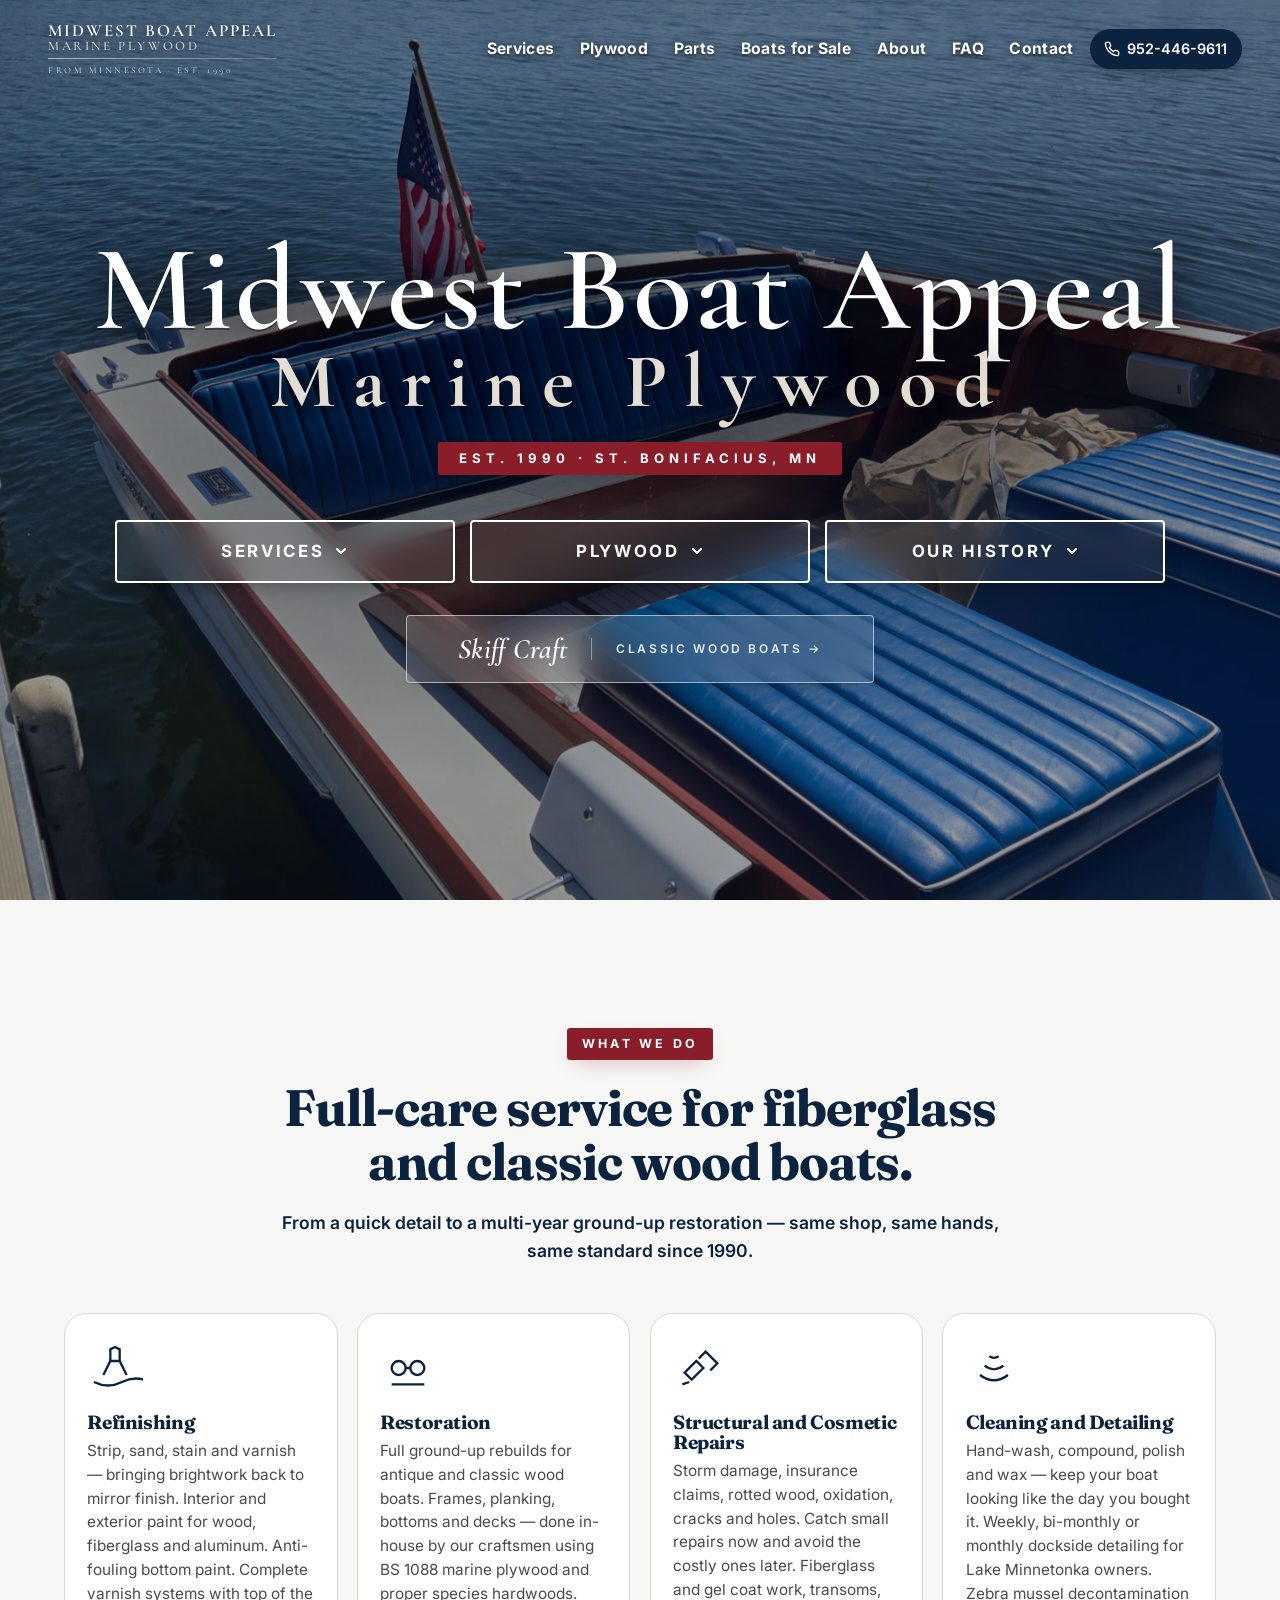
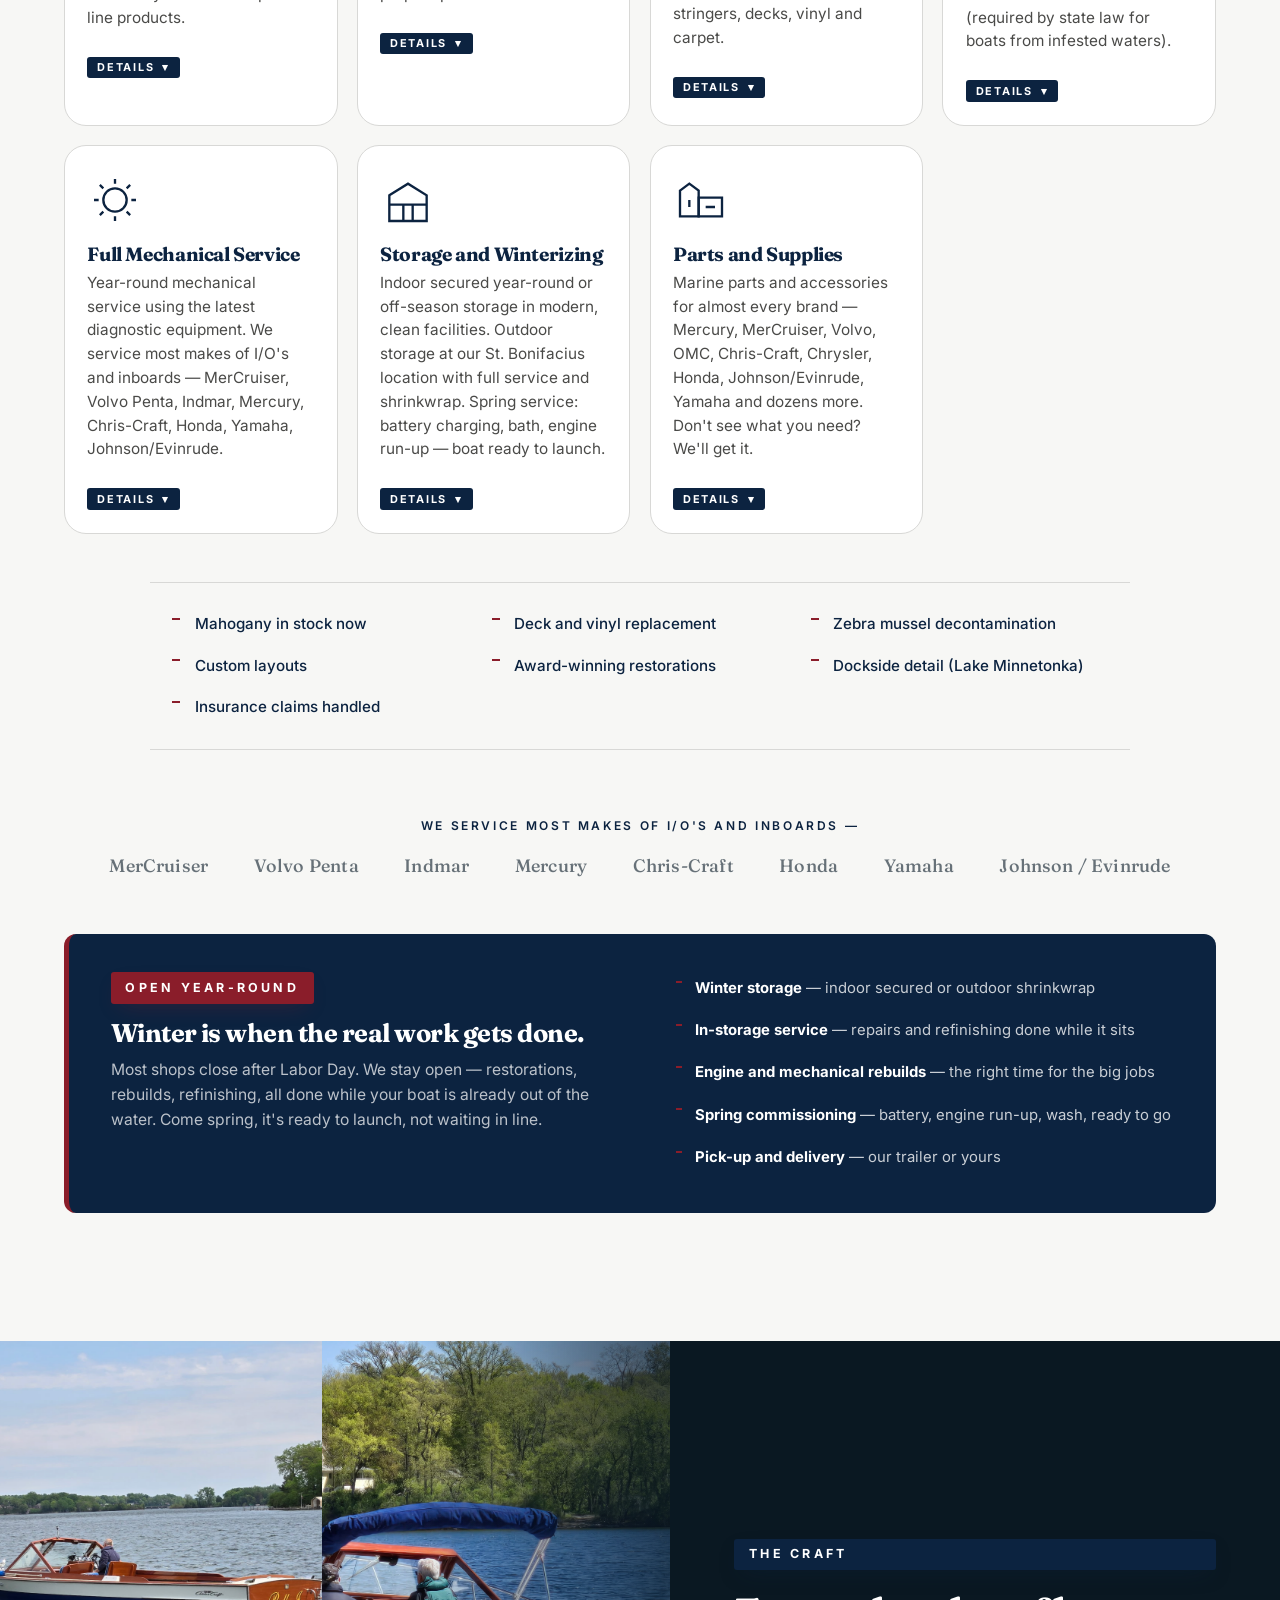
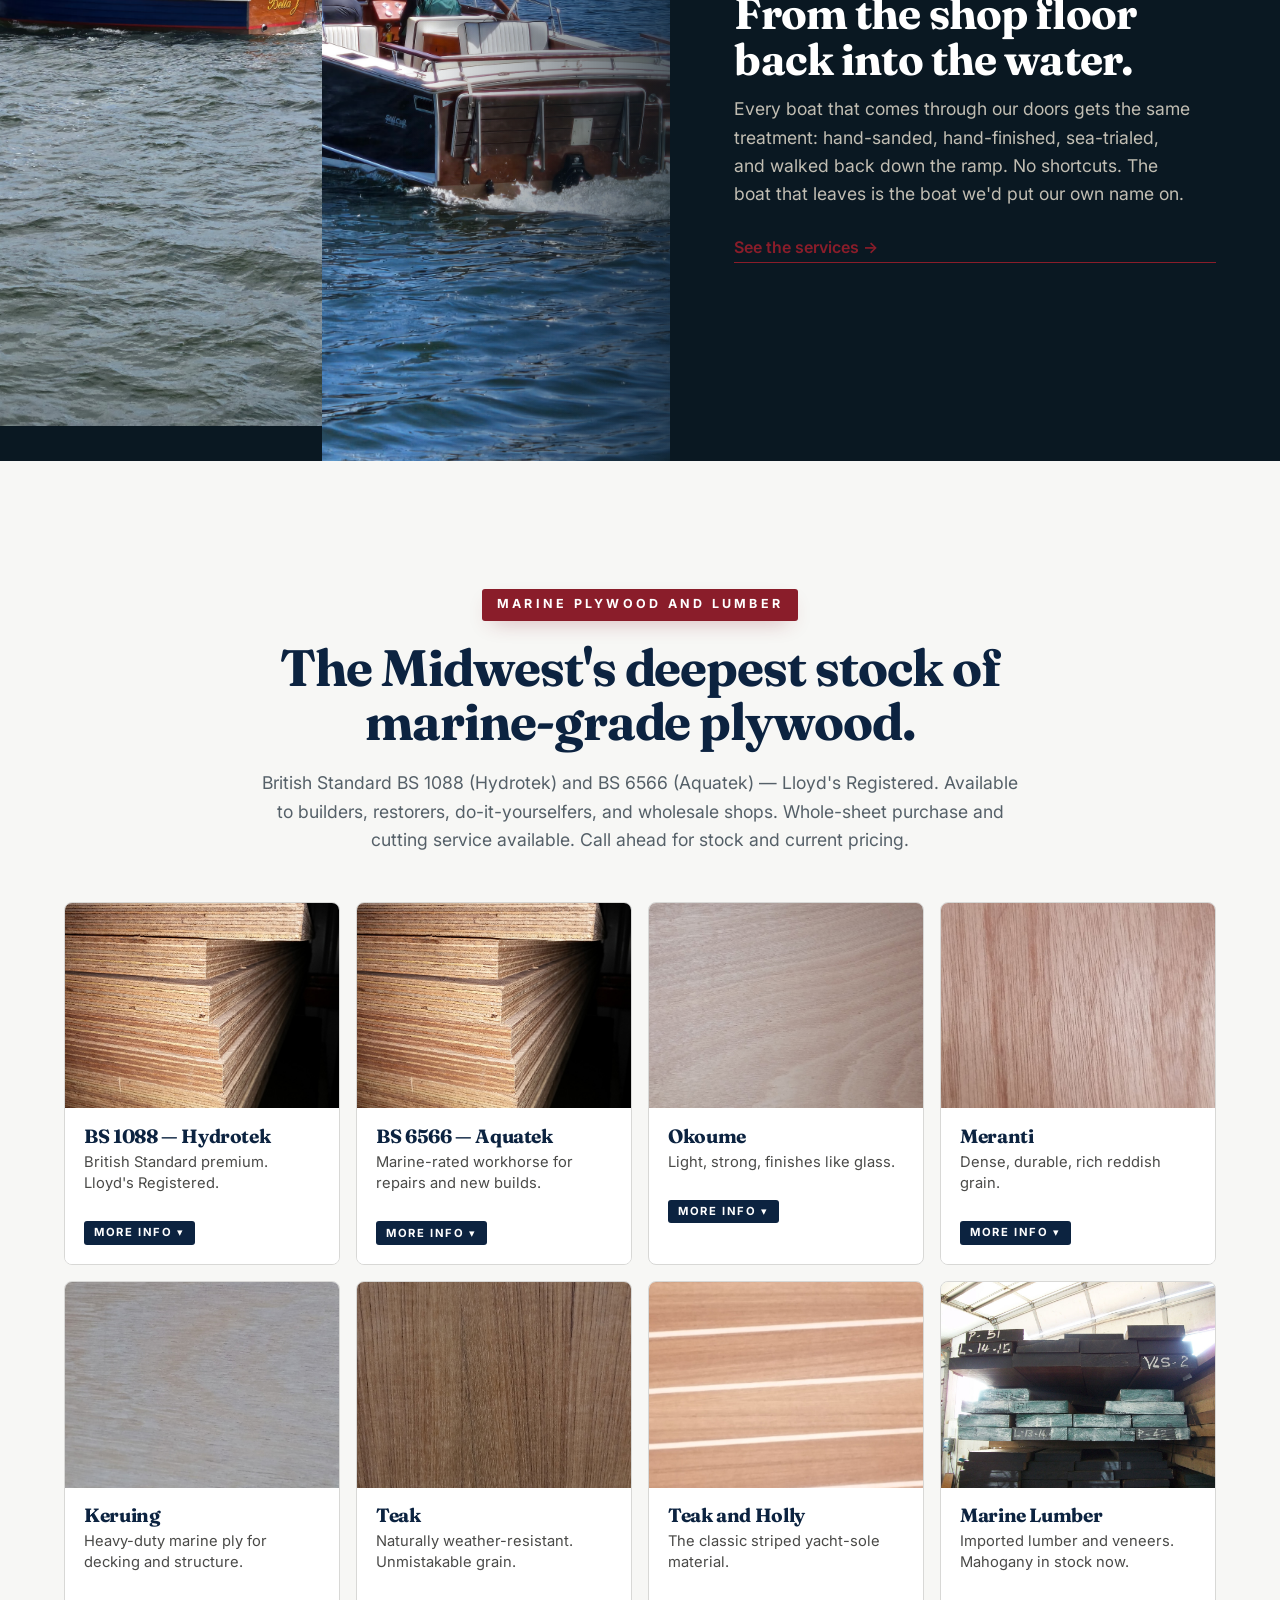
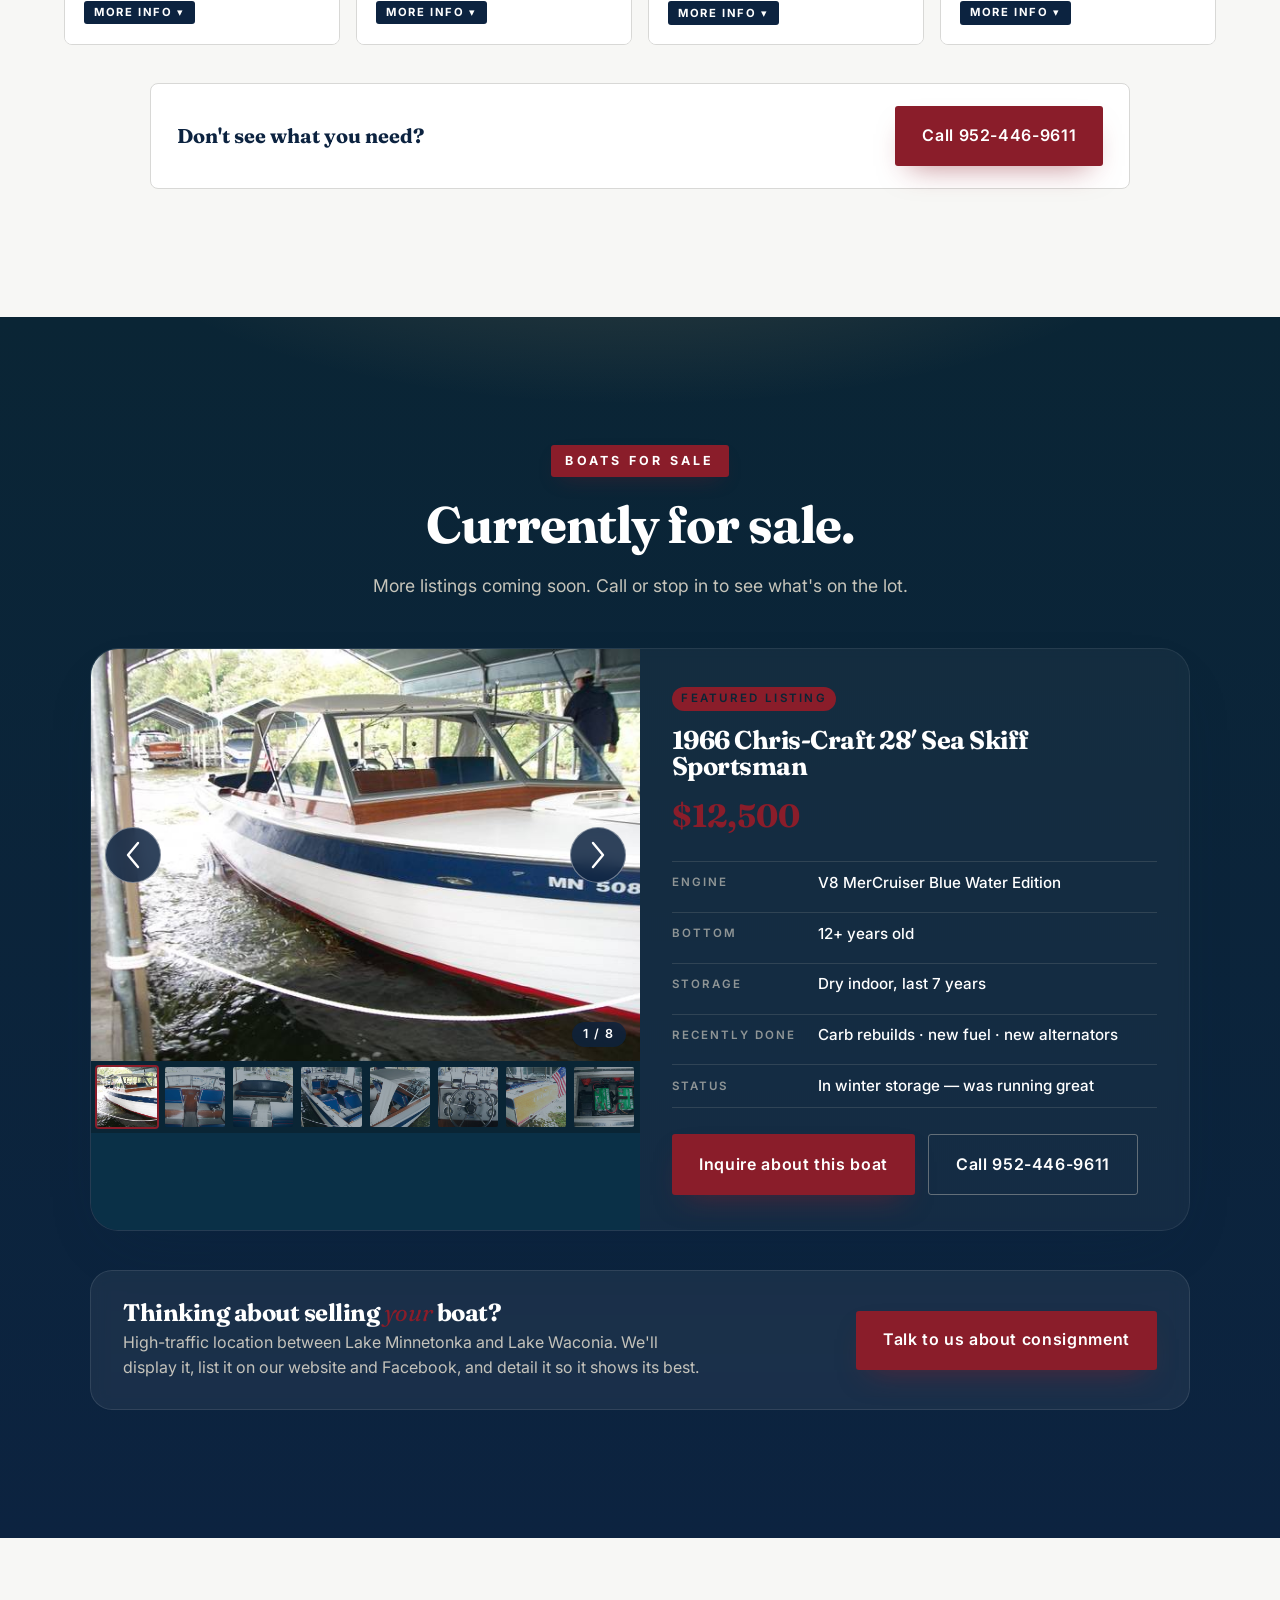
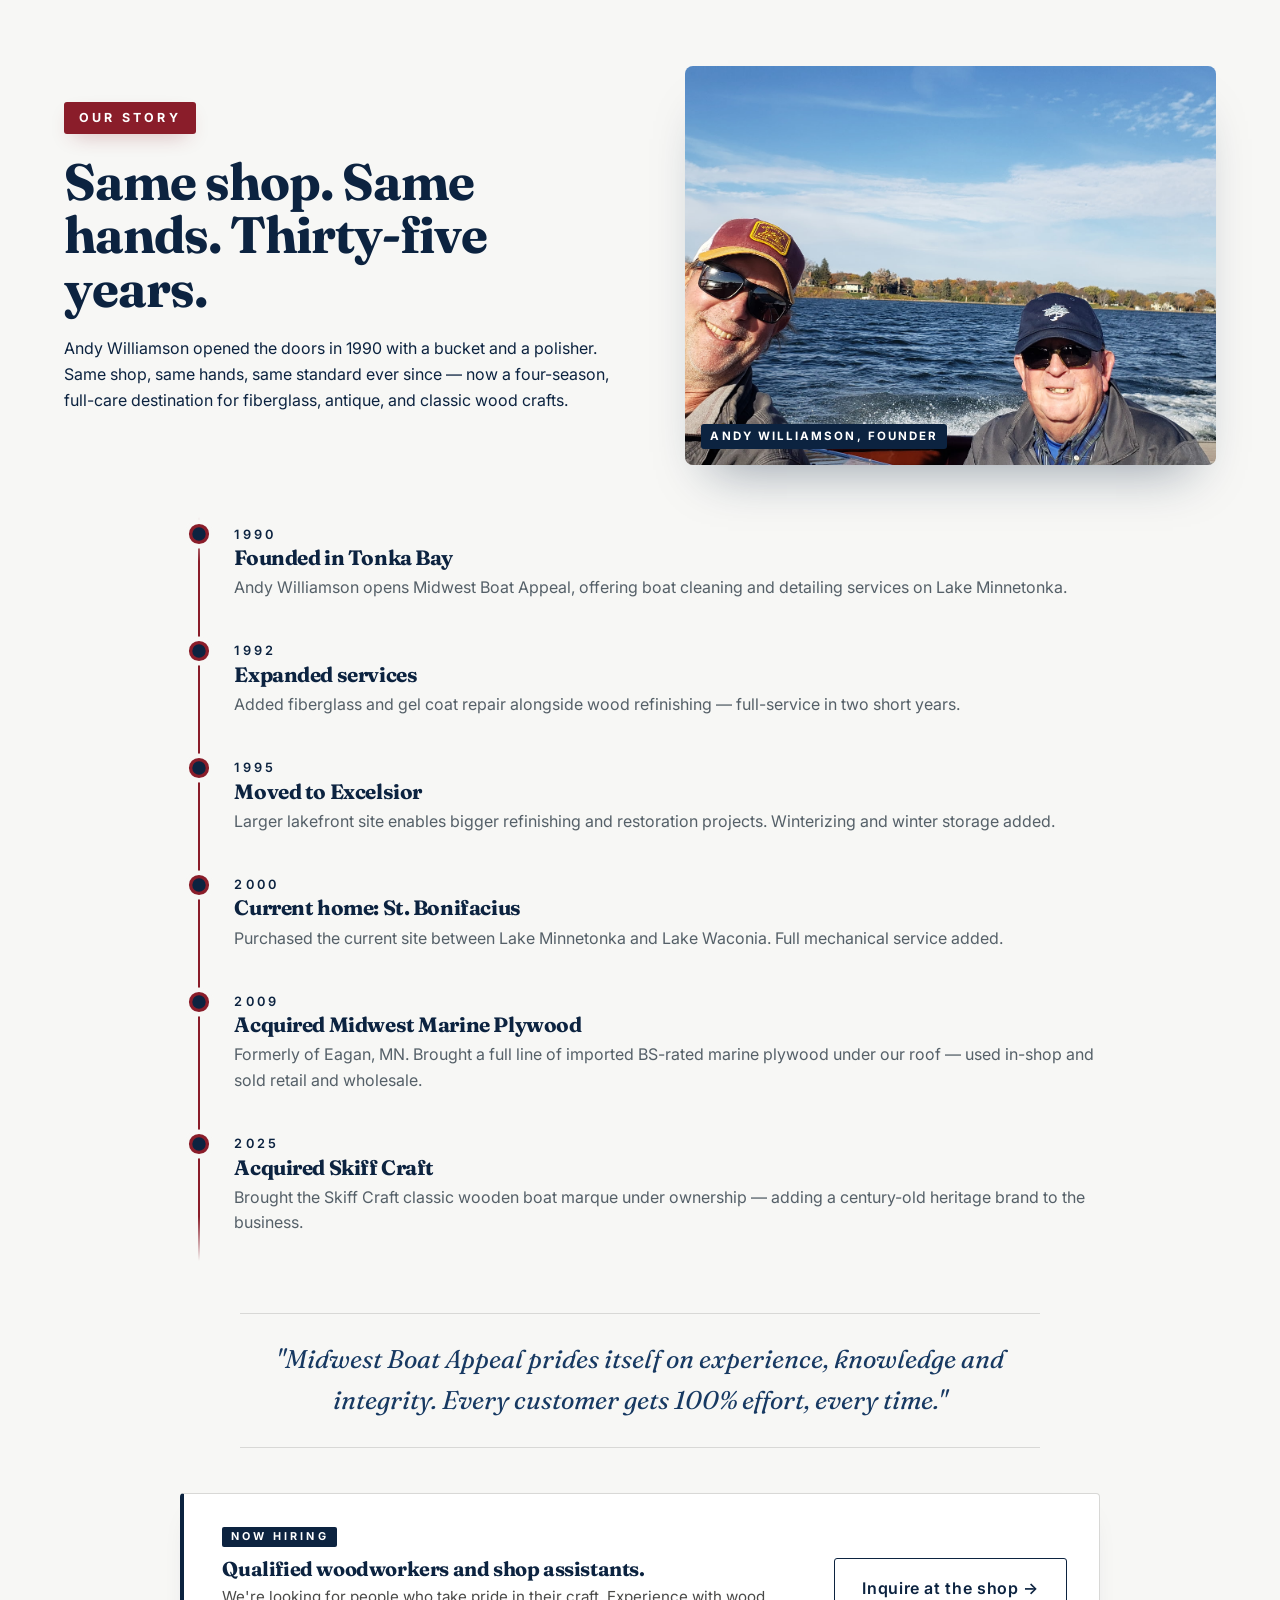
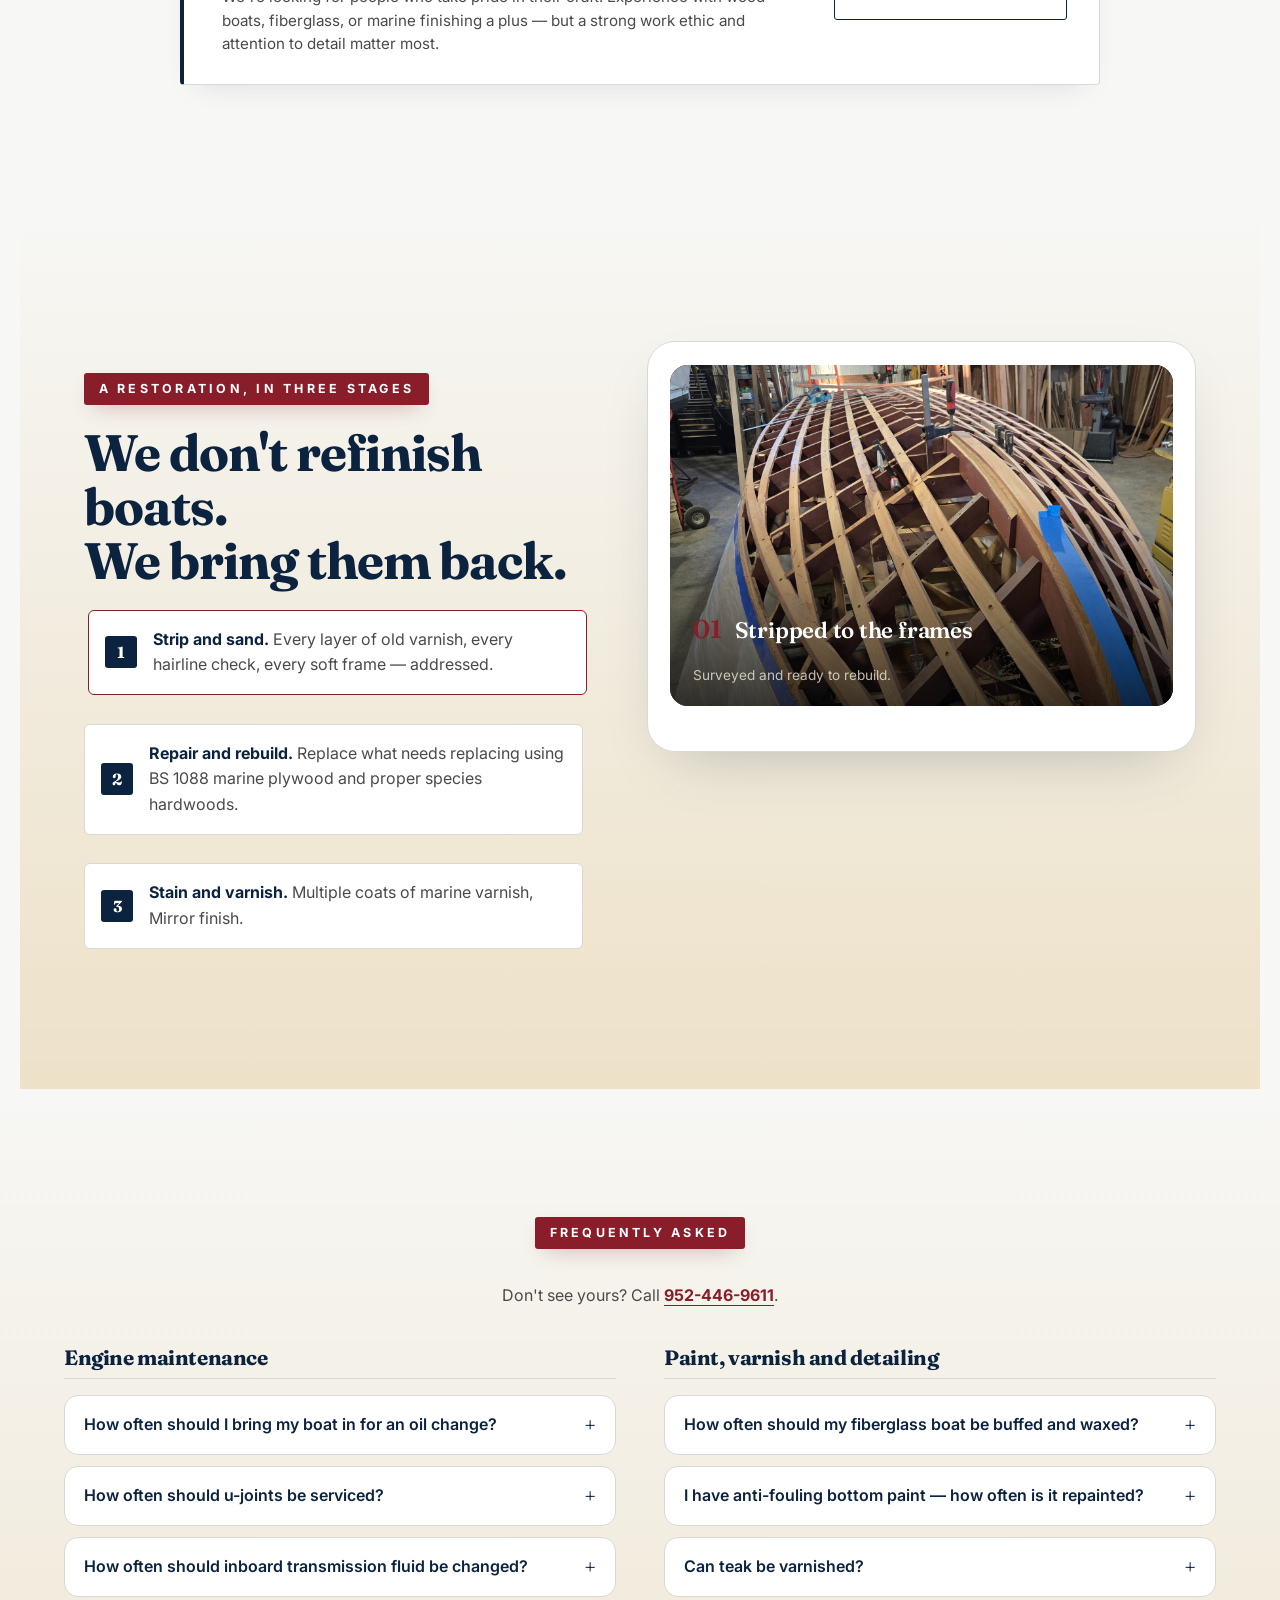
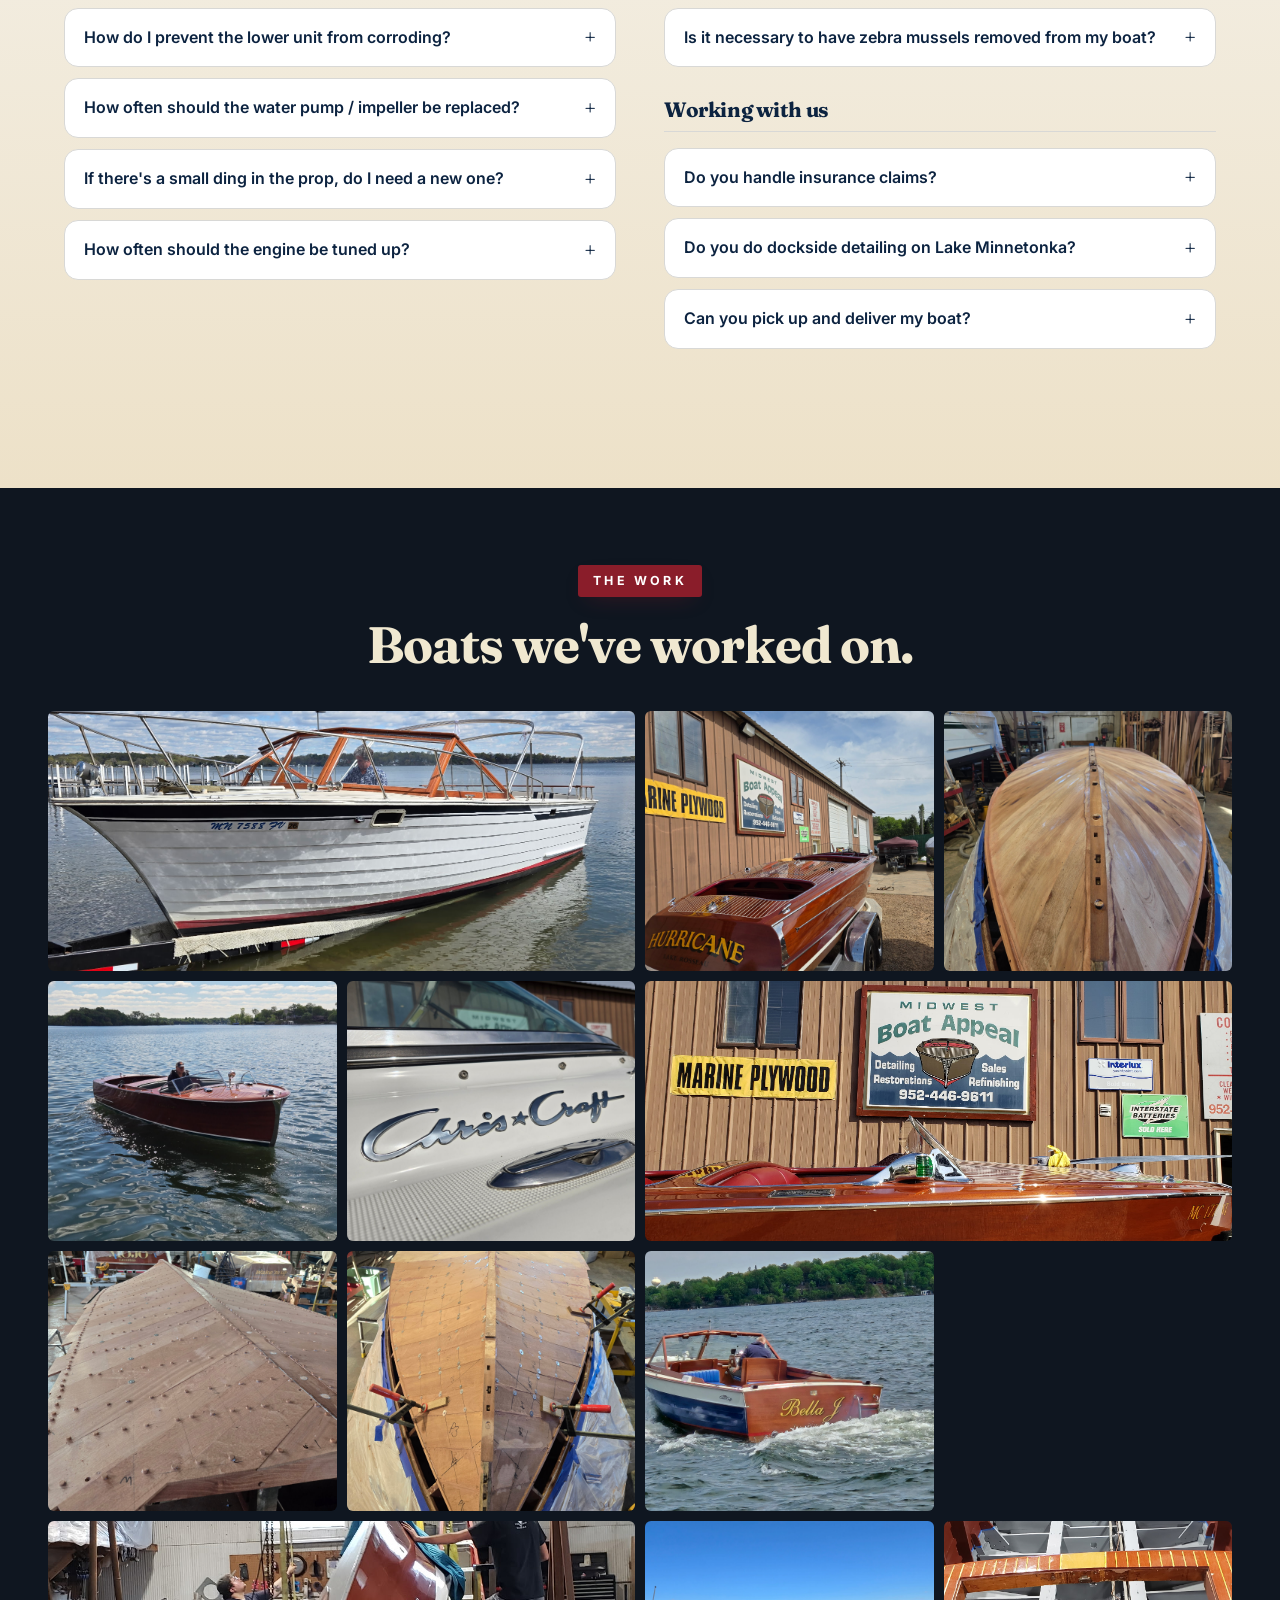
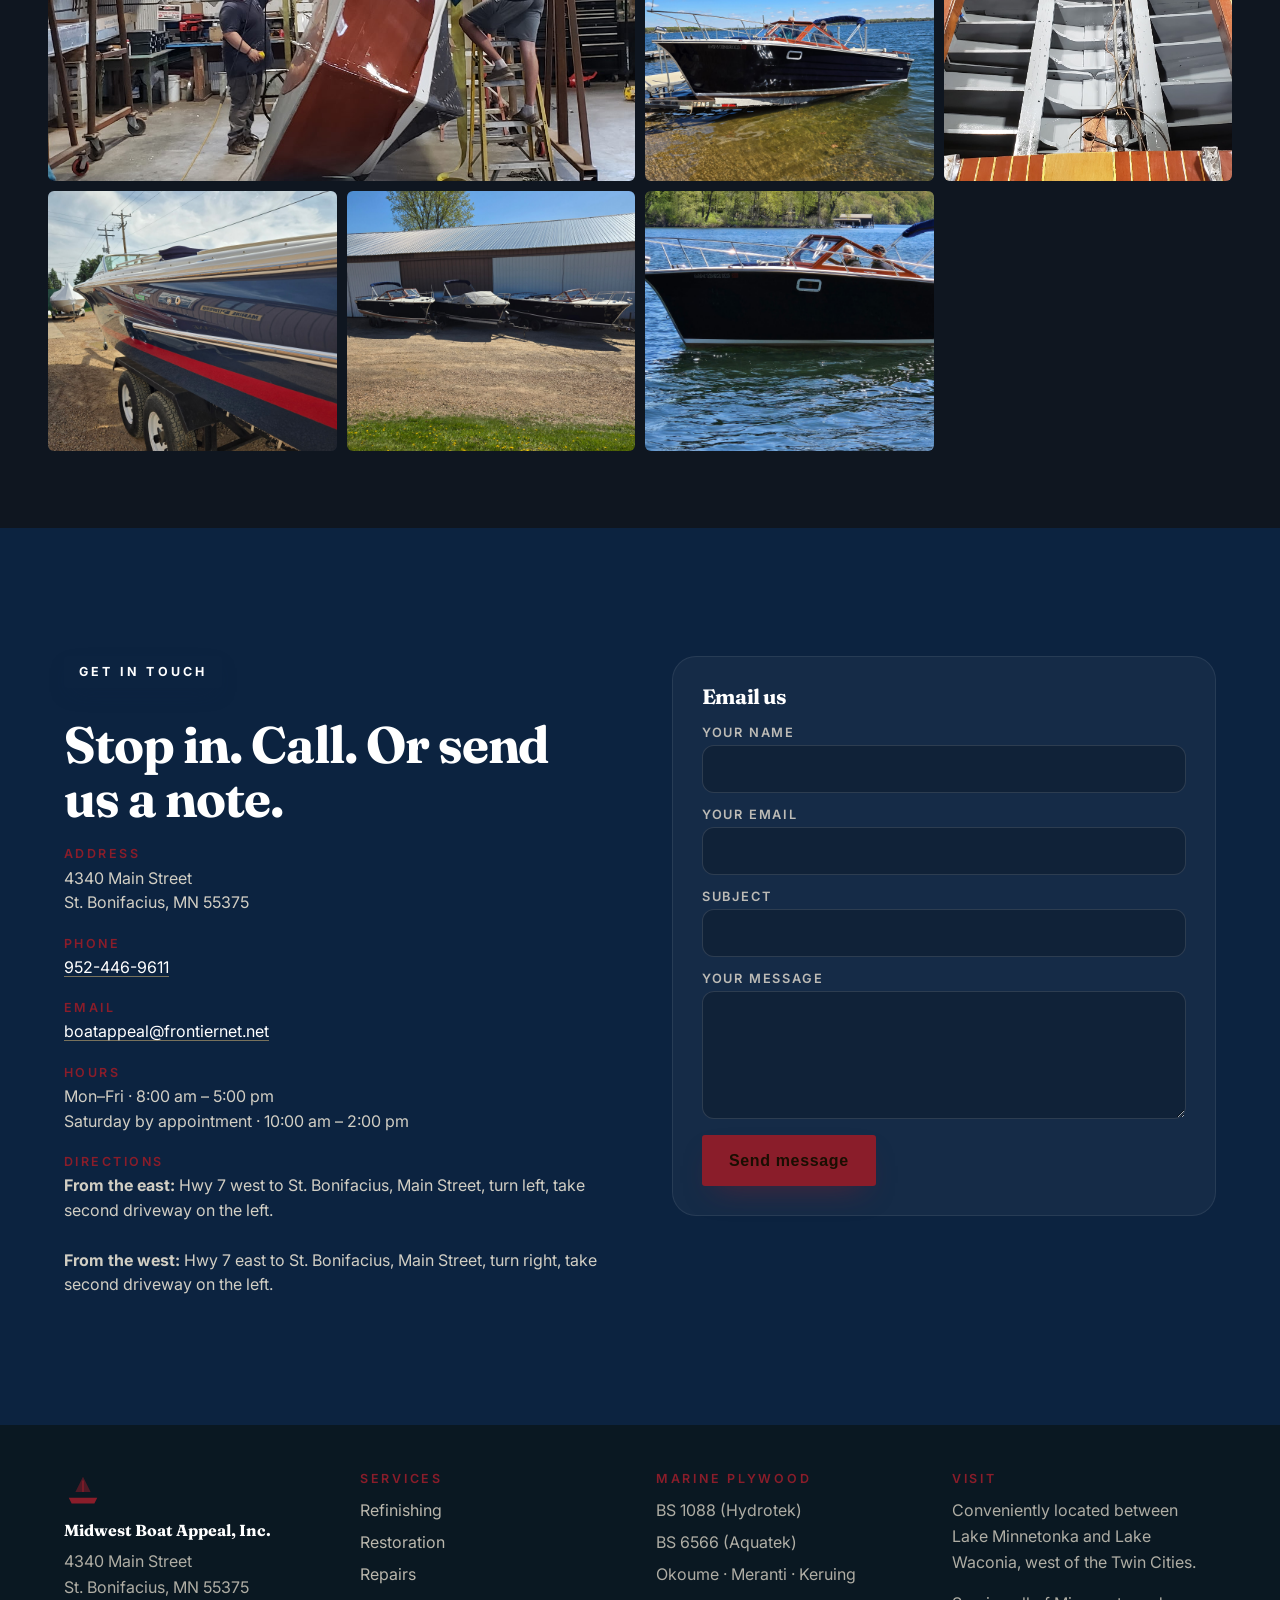
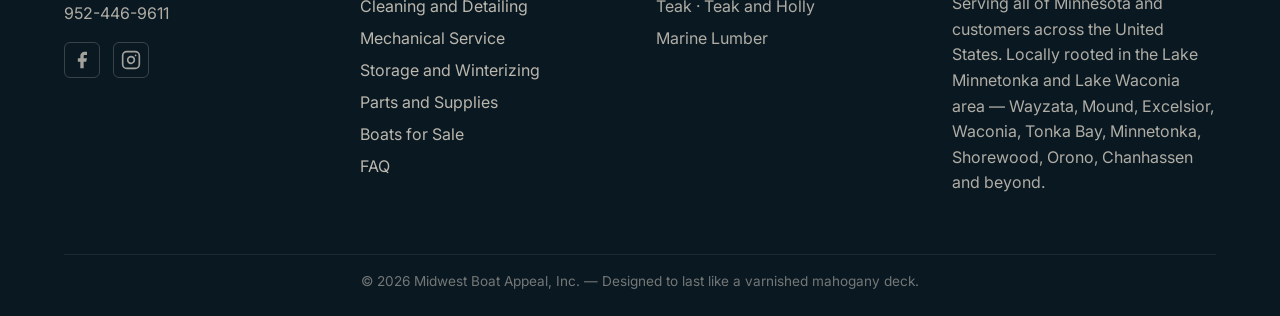
<file: index.html>
<!DOCTYPE html>
<html lang="en">
<head>
<meta charset="UTF-8" />
<meta name="viewport" content="width=device-width, initial-scale=1" />
<title>Midwest Boat Appeal · Marine Plywood — Boat Restoration and Repair, St. Bonifacius MN</title>
<meta name="description" content="35+ years of boat refinishing, restoration, repair, storage and marine plywood supply. Serving Lake Minnetonka, Lake Waconia and the Twin Cities since 1990. St. Bonifacius, MN. Call 952-446-9611." />
<meta name="keywords" content="boat restoration Minnesota, boat repair Lake Minnetonka, marine plywood, boat refinishing, wood boat repair, St. Bonifacius boat shop, Midwest Boat Appeal" />
<meta name="robots" content="index, follow" />
<link rel="canonical" href="https://www.midwestboatappeal.com/" />
<meta property="og:title" content="Midwest Boat Appeal · Marine Plywood — Boat Restoration, St. Bonifacius MN" />
<meta property="og:description" content="35+ years of boat refinishing, restoration, repair and marine plywood supply on Lake Minnetonka. Call 952-446-9611." />
<meta property="og:url" content="https://www.midwestboatappeal.com/" />
<meta property="og:type" content="website" />
<link rel="preconnect" href="https://fonts.googleapis.com">
<link rel="preconnect" href="https://fonts.gstatic.com" crossorigin>
<link href="https://fonts.googleapis.com/css2?family=Cormorant+Garamond:ital,wght@0,500;0,600;1,500;1,600&family=Fraunces:opsz,wght@9..144,400;9..144,600;9..144,800&family=Inter:wght@400;500;600;700;800&family=Playfair+Display:wght@700;900&display=swap" rel="stylesheet">
<link rel="stylesheet" href="styles.css?v=2026071001" />
</head>
<body>

<!-- ============ NAV ============ -->
<header class="nav" id="nav">
  <a href="#top" class="brand" aria-label="Midwest Boat Appeal · Marine Plywood">
    <span class="brand-wordmark" aria-hidden="true">
      <span class="brand-row brand-row-1">MIDWEST BOAT APPEAL</span>
      <span class="brand-row brand-row-2">MARINE PLYWOOD</span>
      <span class="brand-rule"></span>
      <span class="brand-row brand-row-3">FROM MINNESOTA · EST. 1990</span>
    </span>
  </a>
  <nav class="nav-links">
    <a href="#services">Services</a>
    <a href="#plywood">Plywood</a>
    <a href="parts.html">Parts</a>
    <a href="#sales">Boats for Sale</a>
    <a href="#about">About</a>
    <a href="#faq">FAQ</a>
    <a href="#contact">Contact</a>
  </nav>
  <a class="nav-cta" href="tel:9524469611">
    <svg viewBox="0 0 24 24" width="16" height="16" fill="none" stroke="currentColor" stroke-width="2"><path d="M22 16.92v3a2 2 0 0 1-2.18 2 19.79 19.79 0 0 1-8.63-3.07 19.5 19.5 0 0 1-6-6 19.79 19.79 0 0 1-3.07-8.67A2 2 0 0 1 4.11 2h3a2 2 0 0 1 2 1.72c.13.96.37 1.9.72 2.81a2 2 0 0 1-.45 2.11L8.09 9.91a16 16 0 0 0 6 6l1.27-1.27a2 2 0 0 1 2.11-.45c.91.35 1.85.59 2.81.72A2 2 0 0 1 22 16.92z"/></svg>
    952-446-9611
  </a>
</header>

<!-- ============ HERO ============ -->
<section class="hero" id="top">
  <!-- Hero: navy-hull picnic boat moored in Charlevoix Marina.
       Pexels, "fish socks" (@poopfishsocks) — see CREDITS.md -->
  <div class="hero-media" aria-hidden="true">
    <img class="hero-bg" src="img/real/mba-blue-interior.jpg" alt="" />
    <div class="hero-overlay"></div>
  </div>

  <div class="hero-center">
    <h1 class="hero-title">
      <span class="hero-line">Midwest Boat Appeal</span>
      <span class="hero-line hero-line-marine">Marine Plywood</span>
    </h1>
    <div class="hero-est">Est. 1990 · St. Bonifacius, MN</div>

    <div class="hero-dropdowns" id="heroDropdowns">
      <div class="hero-dd" data-key="services">
        <button class="hero-dd-btn" type="button" aria-expanded="false" aria-controls="dd-services">
          <span>Services</span>
          <svg class="caret" width="14" height="14" viewBox="0 0 14 14" aria-hidden="true"><path d="M3 5l4 4 4-4" stroke="currentColor" stroke-width="2" fill="none" stroke-linecap="round" stroke-linejoin="round"/></svg>
        </button>
        <div class="hero-dd-panel" id="dd-services" hidden>
          <h3>Full-care boat services</h3>
          <p>Refinishing, restoration, structural and cosmetic repair, cleaning and detailing, full mechanical service, four-season storage, and marine parts. Complete varnish systems with top of the line products. Every job done in-house by the same crew.</p>
          <a class="hero-dd-cta" href="#services">Learn more →</a>
        </div>
      </div>

      <div class="hero-dd" data-key="plywood">
        <button class="hero-dd-btn" type="button" aria-expanded="false" aria-controls="dd-plywood">
          <span>Plywood</span>
          <svg class="caret" width="14" height="14" viewBox="0 0 14 14" aria-hidden="true"><path d="M3 5l4 4 4-4" stroke="currentColor" stroke-width="2" fill="none" stroke-linecap="round" stroke-linejoin="round"/></svg>
        </button>
        <div class="hero-dd-panel" id="dd-plywood" hidden>
          <h3>Marine plywood and lumber</h3>
          <p>The upper Midwest's deepest stock of BS&nbsp;1088 (Hydrotek) and BS&nbsp;6566 (Aquatek) — Okoume, Meranti, Keruing, Teak, Teak and Holly, and marine lumber for builders, restorers and shops.</p>
          <a class="hero-dd-cta" href="#plywood">Learn more →</a>
        </div>
      </div>

      <div class="hero-dd" data-key="history">
        <button class="hero-dd-btn" type="button" aria-expanded="false" aria-controls="dd-history">
          <span>Our History</span>
          <svg class="caret" width="14" height="14" viewBox="0 0 14 14" aria-hidden="true"><path d="M3 5l4 4 4-4" stroke="currentColor" stroke-width="2" fill="none" stroke-linecap="round" stroke-linejoin="round"/></svg>
        </button>
        <div class="hero-dd-panel" id="dd-history" hidden>
          <h3>35 years on Lake Minnetonka</h3>
          <p>Andy Williamson opened the doors in 1990 with a bucket and a polisher. Same shop, same hands, same standard ever since — now a four-season, full-care destination for fiberglass and classic-wood boats.</p>
          <a class="hero-dd-cta" href="#about">Learn more →</a>
        </div>
      </div>
    </div>

    <!-- Cross-link to Skiff Craft Boats -->
    <a class="hero-skiftcraft-btn" href="https://www.skiffcraft.com" aria-label="Visit Skiff Craft Boats">
      <span class="skiftcraft-name">Skiff Craft</span>
      <span class="skiftcraft-divider" aria-hidden="true"></span>
      <span class="skiftcraft-go">Classic wood boats →</span>
    </a>
  </div>
</section>

<!-- ============ SERVICES ============ -->
<section class="services" id="services">
  <header class="section-head">
    <span class="section-tag">What we do</span>
    <h2>Full-care service for fiberglass and classic wood boats.</h2>
    <p class="lede-bold">From a quick detail to a multi-year ground-up restoration — same shop, same hands, same standard since 1990.</p>
  </header>

  <div class="service-grid">
    <details class="svc reveal">
      <summary>
      <div class="svc-icon">
        <svg viewBox="0 0 48 48" fill="none" stroke="currentColor" stroke-width="2"><path d="M6 36c8 4 16 4 24 0s16-4 24 0"/><path d="M14 30l6-12h8l6 12"/><path d="M20 18V8l4-2 4 2v10"/></svg>
      </div>
      <h3>Refinishing</h3>
      <p>Strip, sand, stain and varnish — bringing brightwork back to mirror finish. Interior and exterior paint for wood, fiberglass and aluminum. Anti-fouling bottom paint. Complete varnish systems with top of the line products.</p>
        <span class="svc-toggle" aria-hidden="true">Details <span class="svc-arrow">▾</span></span>
      </summary>
      <ul class="svc-list">
        <li>Stripping and sanding</li>
        <li>Stain matching</li>
        <li>Multi-coat marine varnish, multiple coats</li>
        <li>Anti-fouling bottom paint</li>
        <li>Rub-rail and decal replacement</li>
      </ul>
    </details>
    <details class="svc reveal">
      <summary>
      <div class="svc-icon">
        <svg viewBox="0 0 48 48" fill="none" stroke="currentColor" stroke-width="2"><circle cx="16" cy="24" r="6"/><circle cx="32" cy="24" r="6"/><path d="M22 24h4"/><path d="M10 38l28 0"/></svg>
      </div>
      <h3>Restoration</h3>
      <p>Full ground-up rebuilds for antique and classic wood boats. Frames, planking, bottoms and decks — done in-house by our craftsmen using BS&nbsp;1088 marine plywood and proper species hardwoods.</p>
        <span class="svc-toggle" aria-hidden="true">Details <span class="svc-arrow">▾</span></span>
      </summary>
      <ul class="svc-list">
        <li>Redecking and replanking</li>
        <li>Bottom replacement (including ribs)</li>
        <li>Engine rebuild and rewire</li>
        <li>Rechroming and hardware refit</li>
        <li>Upholstery, carpet and cover replacement</li>
        <li>Replumbing</li>
      </ul>
    </details>
    <details class="svc reveal">
      <summary>
      <div class="svc-icon">
        <svg viewBox="0 0 48 48" fill="none" stroke="currentColor" stroke-width="2"><path d="M10 28l10-10 6 6-10 10z"/><path d="M22 16l6-6 10 10-6 6"/><path d="M8 38l6-2"/></svg>
      </div>
      <h3>Structural and Cosmetic Repairs</h3>
      <p>Storm damage, insurance claims, rotted wood, oxidation, cracks and holes. Catch small repairs now and avoid the costly ones later. Fiberglass and gel coat work, transoms, stringers, decks, vinyl and carpet.</p>
        <span class="svc-toggle" aria-hidden="true">Details <span class="svc-arrow">▾</span></span>
      </summary>
      <ul class="svc-list">
        <li>Hull plank, rib and transom replacement</li>
        <li>Fiberglass and gel-coat repair</li>
        <li>Custom teak and holly flooring</li>
        <li>Carpet and vinyl installation</li>
        <li>Prop sales and repair · marine electronics</li>
        <li>Insurance claims handled</li>
      </ul>
    </details>
    <details class="svc reveal">
      <summary>
      <div class="svc-icon">
        <svg viewBox="0 0 48 48" fill="none" stroke="currentColor" stroke-width="2"><path d="M12 30c8 6 16 6 24 0"/><path d="M16 22c5 4 11 4 16 0"/><path d="M20 14c3 2 5 2 8 0"/></svg>
      </div>
      <h3>Cleaning and Detailing</h3>
      <p>Hand-wash, compound, polish and wax — keep your boat looking like the day you bought it. Weekly, bi-monthly or monthly dockside detailing for Lake Minnetonka owners. Zebra mussel decontamination (required by state law for boats from infested waters).</p>
        <span class="svc-toggle" aria-hidden="true">Details <span class="svc-arrow">▾</span></span>
      </summary>
      <ul class="svc-list">
        <li>Wash · buff · wax</li>
        <li>Vinyl cleaning and protection</li>
        <li>Carpet cleaning and complete interior</li>
        <li>Bottom (hull) cleaning</li>
        <li>Zebra mussel removal</li>
        <li>Pinstripe / decal / registration application and removal</li>
      </ul>
    </details>
    <details class="svc reveal">
      <summary>
      <div class="svc-icon">
        <svg viewBox="0 0 48 48" fill="none" stroke="currentColor" stroke-width="2"><circle cx="24" cy="24" r="10"/><path d="M24 6v4M24 38v4M6 24h4M38 24h4M11 11l3 3M34 34l3 3M11 37l3-3M34 14l3-3"/></svg>
      </div>
      <h3>Full Mechanical Service</h3>
      <p>Year-round mechanical service using the latest diagnostic equipment. We service most makes of I/O's and inboards — MerCruiser, Volvo Penta, Indmar, Mercury, Chris-Craft, Honda, Yamaha, Johnson/Evinrude.</p>
        <span class="svc-toggle" aria-hidden="true">Details <span class="svc-arrow">▾</span></span>
      </summary>
      <ul class="svc-list">
        <li>Engine tune-ups</li>
        <li>Winterizing and spring commissioning</li>
        <li>Electrical and fuel-system work</li>
        <li>Outdrive service</li>
        <li>Free estimates</li>
      </ul>
    </details>
    <details class="svc reveal">
      <summary>
      <div class="svc-icon">
        <svg viewBox="0 0 48 48" fill="none" stroke="currentColor" stroke-width="2"><path d="M8 20l16-10 16 10v22H8z"/><path d="M8 28h32M20 42V28h8v14"/></svg>
      </div>
      <h3>Storage and Winterizing</h3>
      <p>Indoor secured year-round or off-season storage in modern, clean facilities. Outdoor storage at our St.&nbsp;Bonifacius location with full service and shrinkwrap. Spring service: battery charging, bath, engine run-up — boat ready to launch.</p>
        <span class="svc-toggle" aria-hidden="true">Details <span class="svc-arrow">▾</span></span>
      </summary>
      <ul class="svc-list">
        <li>Indoor secured storage</li>
        <li>Outdoor storage and shrinkwrap</li>
        <li>Shrinkwrap-only service (here or on-site)</li>
        <li>Winterizing — engine and water systems</li>
        <li>Bottom cleaning and zebra-mussel removal</li>
        <li>Pick-up and delivery — our trailer or yours</li>
      </ul>
    </details>
    <details class="svc reveal">
      <summary>
      <div class="svc-icon">
        <svg viewBox="0 0 48 48" fill="none" stroke="currentColor" stroke-width="2"><path d="M6 16l8-6 8 6v22H6z"/><path d="M22 22h20v16H22z"/><path d="M14 24v6M28 30h8"/></svg>
      </div>
      <h3>Parts and Supplies</h3>
      <p>Marine parts and accessories for almost every brand — Mercury, MerCruiser, Volvo, OMC, Chris-Craft, Chrysler, Honda, Johnson/Evinrude, Yamaha and dozens more. Don't see what you need? We'll get it.</p>
        <span class="svc-toggle" aria-hidden="true">Details <span class="svc-arrow">▾</span></span>
      </summary>
      <ul class="svc-list">
        <li>Engine, fuel and electrical parts</li>
        <li>Helms, controls and steering</li>
        <li>Props, hardware and trim</li>
        <li>Electronics and instruments</li>
        <li>Trailer parts</li>
        <li>Safety and mooring gear</li>
      </ul>
    </details>
  </div>

  <ul class="service-features">
    <li>Mahogany in stock now</li>
    <li>Deck and vinyl replacement</li>
    <li>Zebra mussel decontamination</li>
    <li>Custom layouts</li>
    <li>Award-winning restorations</li>
    <li>Dockside detail (Lake Minnetonka)</li>
    <li>Insurance claims handled</li>
  </ul>

  <!-- Brands we service -->
  <div class="brands">
    <div class="brands-label">We service most makes of I/O's and inboards —</div>
    <div class="brands-list">
      <span>MerCruiser</span>
      <span>Volvo Penta</span>
      <span>Indmar</span>
      <span>Mercury</span>
      <span>Chris-Craft</span>
      <span>Honda</span>
      <span>Yamaha</span>
      <span>Johnson / Evinrude</span>
    </div>
  </div>

  <!-- Four-season callout — folded into services -->
  <div class="fs-callout" id="four-season">
    <div class="fs-callout-text">
      <span class="section-tag">Open year-round</span>
      <h3>Winter is when the real work gets done.</h3>
      <p>Most shops close after Labor Day. We stay open — restorations, rebuilds, refinishing, all done while your boat is already out of the water. Come spring, it's ready to launch, not waiting in line.</p>
    </div>
    <ul class="fs-callout-list">
      <li><b>Winter storage</b> — indoor secured or outdoor shrinkwrap</li>
      <li><b>In-storage service</b> — repairs and refinishing done while it sits</li>
      <li><b>Engine and mechanical rebuilds</b> — the right time for the big jobs</li>
      <li><b>Spring commissioning</b> — battery, engine run-up, wash, ready to go</li>
      <li><b>Pick-up and delivery</b> — our trailer or yours</li>
    </ul>
  </div>
</section>

<!-- ============ LAUNCH / CRAFT (photo-driven, cool) ============ -->
<section class="craft" id="launch">
  <div class="craft-media craft-media-duo">
    <img src="img/real/mba-bella-j.jpg" alt="'Bella J' — a beautifully restored classic wooden boat cruising on a Minnesota lake." class="craft-duo-img" />
    <img src="img/real/mba-gal-blackboat-cruising.jpg" alt="Classic wooden boat underway on a Minnesota lake, mahogany stern detail." class="craft-duo-img" />
    <div class="craft-overlay"></div>
  </div>
  <div class="craft-text">
    <span class="section-tag light">The craft</span>
    <h2>From the shop floor<br/>back into the water.</h2>
    <p>Every boat that comes through our doors gets the same treatment: hand-sanded, hand-finished, sea-trialed, and walked back down the ramp. No shortcuts. The boat that leaves is the boat we'd put our own name on.</p>
    <a class="link-arrow light" href="#services">See the services →</a>
  </div>
</section>

<!-- removed: legacy launch wrapper -->

<!-- ============ PLYWOOD ============ -->
<section class="plywood" id="plywood">
  <header class="section-head">
    <span class="section-tag">Marine plywood and lumber</span>
    <h2>The Midwest's deepest stock of marine-grade plywood.</h2>
    <p>British Standard BS&nbsp;1088 (Hydrotek) and BS&nbsp;6566 (Aquatek) — Lloyd's Registered. Available to builders, restorers, do-it-yourselfers, and wholesale shops. Whole-sheet purchase and cutting service available. Call ahead for stock and current pricing.</p>
  </header>

  <div class="wood-grid">
    <details class="wood w-hydrotek reveal">
      <summary>
        <img class="wood-thumb" src="img/plywood/bs1088.jpg" alt="BS 1088 Hydrotek marine plywood sample" />
        <div class="wood-summary">
          <h3>BS 1088 — Hydrotek</h3>
          <p class="wood-blurb">British Standard premium. Lloyd's Registered.</p>
          <span class="wood-more" aria-hidden="true">More info <span class="wood-arrow">▾</span></span>
        </div>
      </summary>
      <div class="wood-body">
        <p><strong>What it is:</strong> The top marine-plywood spec. Lloyd's Registered, all-veneer construction, WBP phenolic glue, no voids.</p>

        <p><strong>Best for:</strong> hull planking, transoms, bulkheads, decks — anywhere strength and water resistance matter most.</p>

        <p><strong>Sizes:</strong> 4×8 sheets, 6 mm through 25 mm. Whole sheets or cut-to-size.</p>
      </div>
    </details>

    <details class="wood w-aquatek reveal">
      <summary>
        <img class="wood-thumb" src="img/plywood/bs1088.jpg" alt="BS 6566 Aquatek marine plywood" />
        <div class="wood-summary">
          <h3>BS 6566 — Aquatek</h3>
          <p class="wood-blurb">Marine-rated workhorse for repairs and new builds.</p>
          <span class="wood-more" aria-hidden="true">More info <span class="wood-arrow">▾</span></span>
        </div>
      </summary>
      <div class="wood-body">
        <p><strong>What it is:</strong> British Standard 6566 marine plywood. Same WBP phenolic glue as BS 1088, slightly lower face grade.</p>

        <p><strong>Best for:</strong> decks, cabin soles, interior structure, replacement panels.</p>

        <p><strong>Sizes:</strong> 4×8 sheets, common thicknesses. Cut-to-size on request.</p>
      </div>
    </details>

    <details class="wood w-okoume reveal">
      <summary>
        <img class="wood-thumb" src="img/plywood/okoume.jpg" alt="Okoume marine plywood sample" />
        <div class="wood-summary">
          <h3>Okoume</h3>
          <p class="wood-blurb">Light, strong, finishes like glass.</p>
          <span class="wood-more" aria-hidden="true">More info <span class="wood-arrow">▾</span></span>
        </div>
      </summary>
      <div class="wood-body">
        <p><strong>What it is:</strong> African hardwood plywood, BS 1088. About 25% lighter than Meranti with a smooth pinkish-tan face.</p>

        <p><strong>Best for:</strong> kayaks, dinghies, racing skiffs, light runabouts, hatches and lockers. Loves epoxy and varnish.</p>
      </div>
    </details>

    <details class="wood w-meranti reveal">
      <summary>
        <img class="wood-thumb" src="img/plywood/meranti.jpg" alt="Meranti marine plywood sample" />
        <div class="wood-summary">
          <h3>Meranti</h3>
          <p class="wood-blurb">Dense, durable, rich reddish grain.</p>
          <span class="wood-more" aria-hidden="true">More info <span class="wood-arrow">▾</span></span>
        </div>
      </summary>
      <div class="wood-body">
        <p><strong>What it is:</strong> Dense Southeast Asian hardwood plywood, BS 1088. Heavier than Okoume, warm reddish-brown grain.</p>

        <p><strong>Best for:</strong> hulls, transoms, decks, structural members. The all-around workhorse for traditional builds.</p>
      </div>
    </details>

    <details class="wood w-keruing reveal">
      <summary>
        <img class="wood-thumb" src="img/plywood/keruing.jpg" alt="Keruing marine plywood sample" />
        <div class="wood-summary">
          <h3>Keruing</h3>
          <p class="wood-blurb">Heavy-duty marine ply for decking and structure.</p>
          <span class="wood-more" aria-hidden="true">More info <span class="wood-arrow">▾</span></span>
        </div>
      </summary>
      <div class="wood-body">
        <p><strong>What it is:</strong> Very dense tropical hardwood plywood. Naturally oily with excellent rot and impact resistance.</p>

        <p><strong>Best for:</strong> commercial decks, high-traffic sole panels, trailer decks, work-boat structure.</p>
      </div>
    </details>

    <details class="wood w-teak reveal">
      <summary>
        <img class="wood-thumb" src="img/plywood/teak.jpg" alt="Teak marine plywood sample" />
        <div class="wood-summary">
          <h3>Teak</h3>
          <p class="wood-blurb">Naturally weather-resistant. Unmistakable grain.</p>
          <span class="wood-more" aria-hidden="true">More info <span class="wood-arrow">▾</span></span>
        </div>
      </summary>
      <div class="wood-body">
        <p><strong>What it is:</strong> Genuine teak-faced marine plywood. Natural oils make teak the gold standard for exposed wood.</p>

        <p><strong>Best for:</strong> cockpit soles, swim platforms, cabin tops, brightwork, transom accents.</p>
      </div>
    </details>

    <details class="wood w-teakholly reveal">
      <summary>
        <img class="wood-thumb" src="img/plywood/teakholly.jpg" alt="Teak and Holly marine plywood" />
        <div class="wood-summary">
          <h3>Teak and Holly</h3>
          <p class="wood-blurb">The classic striped yacht-sole material.</p>
          <span class="wood-more" aria-hidden="true">More info <span class="wood-arrow">▾</span></span>
        </div>
      </summary>
      <div class="wood-body">
        <p><strong>What it is:</strong> Marine plywood with alternating teak and holly inlay strips. The signature striped look on classic and luxury yacht soles.</p>

        <p><strong>Best for:</strong> cabin soles and cockpit floors. Standard stripe widths in stock; custom layouts available.</p>
      </div>
    </details>

    <details class="wood w-lumber reveal">
      <summary>
        <img class="wood-thumb" src="img/plywood/lumber.jpg" alt="Marine lumber stack — mahogany" />
        <div class="wood-summary">
          <h3>Marine Lumber</h3>
          <p class="wood-blurb">Imported lumber and veneers. Mahogany in stock now.</p>
          <span class="wood-more" aria-hidden="true">More info <span class="wood-arrow">▾</span></span>
        </div>
      </summary>
      <div class="wood-body">
        <p><strong>What it is:</strong> Solid marine lumber and veneers — properly dried, boat-graded.</p>

        <p><strong>Best for:</strong> rub rails, frames, stringers, transom planks, brightwork and replacement structural members on classic wood boats.</p>

        <p><strong>In stock:</strong> mahogany. Teak, white oak and other species available on request.</p>
      </div>
    </details>
  </div>

  <div class="wood-cta">
    <strong>Don't see what you need?</strong>
    <a href="tel:9524469611" class="btn btn-primary">Call 952-446-9611</a>
  </div>
</section>

<!-- ============ BOATS FOR SALE ============ -->
<section class="sales" id="sales">
  <header class="section-head light">
    <span class="section-tag">Boats for sale</span>
    <h2>Currently for sale.</h2>
    <p>More listings coming soon. Call or stop in to see what's on the lot.</p>
  </header>

  <!-- LISTINGS GRID — add more <article class="listing-card"> blocks below as inventory grows -->
  <div class="listings-grid">

    <!-- LISTING 1: 1966 Chris-Craft 28' Sea Skiff Sportsman -->
    <article class="listing-card listing-card-featured">
      <div class="listing-gallery">
        <div class="listing-main">
          <button class="listing-nav listing-prev" id="listingPrev" type="button" aria-label="Previous photo">
            <svg width="18" height="32" viewBox="0 0 18 32" fill="none" aria-hidden="true"><path d="M14 4 4 16l10 12" stroke="currentColor" stroke-width="2.4" stroke-linecap="round" stroke-linejoin="round"/></svg>
          </button>
          <img id="listingMain" class="listing-photo"
               src="img/sea-skiff/00L0L_fBAN842znbl_600x450.jpg"
               alt="1966 Chris-Craft 28' Sea Skiff Sportsman" />
          <button class="listing-nav listing-next" id="listingNext" type="button" aria-label="Next photo">
            <svg width="18" height="32" viewBox="0 0 18 32" fill="none" aria-hidden="true"><path d="m4 4 10 12-10 12" stroke="currentColor" stroke-width="2.4" stroke-linecap="round" stroke-linejoin="round"/></svg>
          </button>
          <div class="listing-counter" id="listingCounter">1 / 8</div>
        </div>
        <div class="listing-thumbs" role="list">
          <button class="thumb is-active" role="listitem" data-src="img/sea-skiff/00L0L_fBAN842znbl_600x450.jpg"><img src="img/sea-skiff/00L0L_fBAN842znbl_600x450.jpg" alt=""/></button>
          <button class="thumb" role="listitem" data-src="img/sea-skiff/00808_hqxU1WmFhmZ_600x450.jpg"><img src="img/sea-skiff/00808_hqxU1WmFhmZ_600x450.jpg" alt=""/></button>
          <button class="thumb" role="listitem" data-src="img/sea-skiff/00C0C_z27OXLDYPx_600x450.jpg"><img src="img/sea-skiff/00C0C_z27OXLDYPx_600x450.jpg" alt=""/></button>
          <button class="thumb" role="listitem" data-src="img/sea-skiff/00U0U_eCm50GMRmqd_600x450.jpg"><img src="img/sea-skiff/00U0U_eCm50GMRmqd_600x450.jpg" alt=""/></button>
          <button class="thumb" role="listitem" data-src="img/sea-skiff/00X0X_5Wl6SRkDAch_600x450.jpg"><img src="img/sea-skiff/00X0X_5Wl6SRkDAch_600x450.jpg" alt=""/></button>
          <button class="thumb" role="listitem" data-src="img/sea-skiff/00q0q_cu8pJExx5cS_600x450.jpg"><img src="img/sea-skiff/00q0q_cu8pJExx5cS_600x450.jpg" alt=""/></button>
          <button class="thumb" role="listitem" data-src="img/sea-skiff/00t0t_iBbbeWtsRx9_600x450.jpg"><img src="img/sea-skiff/00t0t_iBbbeWtsRx9_600x450.jpg" alt=""/></button>
          <button class="thumb" role="listitem" data-src="img/sea-skiff/00w0w_eSn75wGNXcB_600x450.jpg"><img src="img/sea-skiff/00w0w_eSn75wGNXcB_600x450.jpg" alt=""/></button>
        </div>
      </div>
      <div class="listing-body">
        <div class="listing-tag">Featured listing</div>
        <h3>1966 Chris-Craft 28′ Sea Skiff Sportsman</h3>
        <p class="price">$12,500</p>
        <ul class="spec-list">
          <li><span>Engine</span><strong>V8 MerCruiser Blue Water Edition</strong></li>
          <li><span>Bottom</span><strong>12+ years old</strong></li>
          <li><span>Storage</span><strong>Dry indoor, last 7 years</strong></li>
          <li><span>Recently done</span><strong>Carb rebuilds · new fuel · new alternators</strong></li>
          <li><span>Status</span><strong>In winter storage — was running great</strong></li>
        </ul>
        <div class="listing-ctas">
          <a href="#contact" class="btn btn-primary">Inquire about this boat</a>
          <a href="tel:9524469611" class="btn btn-ghost">Call 952-446-9611</a>
        </div>
      </div>
    </article>

    <!-- ADD MORE LISTINGS HERE — copy the <article class="listing-card"> block above -->

  </div><!-- /listings-grid -->

  <div class="sell-cta">
    <div>
      <h3>Thinking about selling <em>your</em> boat?</h3>
      <p>High-traffic location between Lake Minnetonka and Lake Waconia. We'll display it, list it on our website and Facebook, and detail it so it shows its best.</p>
    </div>
    <a href="#contact" class="btn btn-primary">Talk to us about consignment</a>
  </div>
</section>

<!-- ============ ABOUT / TIMELINE ============ -->
<section class="about" id="about">
  <div class="about-intro">
    <div class="about-intro-copy">
      <span class="section-tag">Our story</span>
      <h2>Same shop. Same hands. Thirty-five years.</h2>
      <p class="lede-bold">Andy Williamson opened the doors in 1990 with a bucket and a polisher. Same shop, same hands, same standard ever since &mdash; now a four-season, full-care destination for fiberglass, antique, and classic wood crafts.</p>
    </div>
    <div class="about-intro-photo">
      <img src="img/real/mba-andy-lake.jpg" alt="Andy Williamson and a friend out on a Minnesota lake on a classic wooden boat." />
      <span class="about-caption">Andy Williamson, founder</span>
    </div>
  </div>

  <ol class="timeline">
    <li class="reveal">
      <span class="year">1990</span>
      <h4>Founded in Tonka Bay</h4>
      <p>Andy Williamson opens Midwest Boat Appeal, offering boat cleaning and detailing services on Lake Minnetonka.</p>
    </li>
    <li class="reveal">
      <span class="year">1992</span>
      <h4>Expanded services</h4>
      <p>Added fiberglass and gel coat repair alongside wood refinishing — full-service in two short years.</p>
    </li>
    <li class="reveal">
      <span class="year">1995</span>
      <h4>Moved to Excelsior</h4>
      <p>Larger lakefront site enables bigger refinishing and restoration projects. Winterizing and winter storage added.</p>
    </li>
    <li class="reveal">
      <span class="year">2000</span>
      <h4>Current home: St. Bonifacius</h4>
      <p>Purchased the current site between Lake Minnetonka and Lake Waconia. Full mechanical service added.</p>
    </li>
    <li class="reveal">
      <span class="year">2009</span>
      <h4>Acquired Midwest Marine Plywood</h4>
      <p>Formerly of Eagan, MN. Brought a full line of imported BS-rated marine plywood under our roof — used in-shop and sold retail and wholesale.</p>
    </li>
    <li class="reveal">
      <span class="year">2025</span>
      <h4>Acquired Skiff Craft</h4>
      <p>Brought the Skiff Craft classic wooden boat marque under ownership — adding a century-old heritage brand to the business.</p>
    </li>
  </ol>

  <p class="about-credo">
    "Midwest Boat Appeal prides itself on experience, knowledge and integrity. Every customer gets 100% effort, every time."
  </p>

  <div class="hiring-notice">
    <div class="hiring-inner">
      <div class="hiring-copy">
        <span class="hiring-eyebrow">Now Hiring</span>
        <h3>Qualified woodworkers and shop assistants.</h3>
        <p>We're looking for people who take pride in their craft. Experience with wood boats, fiberglass, or marine finishing a plus — but a strong work ethic and attention to detail matter most.</p>
      </div>
      <a href="#contact" class="btn btn-ghost hiring-btn">Inquire at the shop →</a>
    </div>
  </div>
</section>

<!-- ============ RESTORATION SCROLL SEQUENCE ============ -->
<section class="restore" id="restore">
  <div class="restore-text">
    <span class="section-tag">A restoration, in three stages</span>
    <h2>We don't refinish boats.<br/>We bring them back.</h2>
    <ol class="restore-steps">
      <li data-step="1"><b>Strip and sand.</b> Every layer of old varnish, every hairline check, every soft frame — addressed.</li>
      <li data-step="2"><b>Repair and rebuild.</b> Replace what needs replacing using BS&nbsp;1088 marine plywood and proper species hardwoods.</li>
      <li data-step="3"><b>Stain and varnish.</b> Multiple coats of marine varnish, Mirror finish.</li>
    </ol>
  </div>

  <div class="restore-stage" id="restoreStage">
    <div class="restore-card">
      <div class="restore-art">
        <!-- Three real shop photos, crossfaded by scroll position. -->
        <div class="r-photo r-1" data-label="Stripped">
          <img src="img/real/mba-restore-stripped.jpg" alt="Classic wooden boat stripped to bare frames and ribs in the Midwest Boat Appeal shop." />
          <div class="r-caption"><span class="r-num">01</span><span class="r-title">Stripped to the frames</span><small>Surveyed and ready to rebuild.</small></div>
        </div>
        <div class="r-photo r-2" data-label="Sanded">
          <img src="img/real/mba-restore-sanded.jpg" alt="Freshly sanded bare mahogany boat deck in golden shop light, ready for varnish." />
          <div class="r-caption"><span class="r-num">02</span><span class="r-title">Sanded and rebuilt</span><small>New frames, planks and bottom — all done in-house.</small></div>
        </div>
        <div class="r-photo r-3" data-label="Restored">
          <img src="img/real/mba-mahogany-runabout.jpg" alt="A fully restored mahogany runabout — mirror varnish finish, ready for the water." />
          <div class="r-caption"><span class="r-num">03</span><span class="r-title">Restored</span><small>10–15 coats of marine varnish, with prep between each coat. Mirror finish.</small></div>
        </div>

        <!-- (legacy SVG boats kept hidden for reference, will be removed) -->
        <template id="_legacy_restore_svgs">
        <!-- STATE 1: Weathered, dull, peeling -->
        <svg class="r-boat r-1" viewBox="0 0 800 400" preserveAspectRatio="xMidYMid meet">
          <defs>
            <linearGradient id="r1Hull" x1="0" x2="0" y1="0" y2="1">
              <stop offset="0%" stop-color="#5a4530"/>
              <stop offset="100%" stop-color="#2e2316"/>
            </linearGradient>
            <pattern id="weathered" x="0" y="0" width="8" height="6" patternUnits="userSpaceOnUse">
              <rect width="8" height="6" fill="#3a2c1c"/>
              <circle cx="2" cy="2" r="0.8" fill="#1f160a"/>
              <circle cx="6" cy="4" r="0.6" fill="#5a4530"/>
            </pattern>
          </defs>
          <!-- shop floor -->
          <rect x="0" y="320" width="800" height="80" fill="#cfc4ad"/>
          <line x1="0" y1="320" x2="800" y2="320" stroke="#9d927a" stroke-width="1"/>
          <!-- Sawhorses -->
          <g stroke="#4a3a22" stroke-width="3" fill="#6a4f2a">
            <polygon points="180,310 200,260 220,310"/>
            <polygon points="580,310 600,260 620,310"/>
          </g>
          <!-- Hull (sitting on sawhorses) -->
          <path d="M 90 180
                   C 92 220, 140 264, 220 270
                   L 580 270
                   C 660 264, 700 240, 706 198
                   L 706 178 Z" fill="url(#r1Hull)"/>
          <path d="M 90 180 C 200 222, 600 222, 706 180" stroke="#1a120a" stroke-width="0.8" fill="none" opacity=".8" stroke-dasharray="6 4"/>
          <!-- peeling varnish patches -->
          <path d="M 220 200 q 30 -8 70 0 q -10 10 -40 8 z" fill="#1a120a" opacity=".55"/>
          <path d="M 380 220 q 40 -6 80 2 q -12 12 -50 8 z" fill="#1a120a" opacity=".45"/>
          <path d="M 540 210 q 30 -8 60 -2 q -8 10 -36 8 z" fill="#1a120a" opacity=".4"/>
          <!-- dull deck -->
          <path d="M 92 178 C 130 152, 210 142, 290 142 L 510 142 C 590 142, 670 152, 706 178 Z" fill="#5a4530"/>
          <g stroke="#1a120a" stroke-opacity=".5" stroke-width="0.5">
            <line x1="160" y1="146" x2="160" y2="176"/>
            <line x1="200" y1="144" x2="200" y2="176"/>
            <line x1="240" y1="142" x2="240" y2="176"/>
            <line x1="540" y1="142" x2="540" y2="176"/>
            <line x1="580" y1="144" x2="580" y2="176"/>
            <line x1="620" y1="146" x2="620" y2="176"/>
          </g>
          <!-- cockpit -->
          <path d="M 290 154 L 510 154 L 510 142 L 290 142 Z" fill="#1a0c04"/>
          <!-- windshield (broken/dull) -->
          <path d="M 280 142 L 270 100 L 390 100 L 390 142 Z" fill="#4d5c63" opacity=".55" stroke="#3a3a3a" stroke-width="1"/>
          <path d="M 390 142 L 390 100 L 510 100 L 500 142 Z" fill="#4d5c63" opacity=".55" stroke="#3a3a3a" stroke-width="1"/>
          <line x1="320" y1="120" x2="340" y2="118" stroke="#fff" stroke-width="0.5" opacity=".3"/>
          <!-- before label -->
          <text x="400" y="60" text-anchor="middle" font-family="Inter" font-size="13" font-weight="700" letter-spacing="3" fill="#6a5a3a">BEFORE</text>
        </svg>

        <!-- STATE 2: Sanded bare wood -->
        <svg class="r-boat r-2" viewBox="0 0 800 400" preserveAspectRatio="xMidYMid meet">
          <defs>
            <linearGradient id="r2Hull" x1="0" x2="0" y1="0" y2="1">
              <stop offset="0%" stop-color="#d8a86c"/>
              <stop offset="100%" stop-color="#8c5d2a"/>
            </linearGradient>
            <linearGradient id="r2Deck" x1="0" x2="0" y1="0" y2="1">
              <stop offset="0%" stop-color="#e0b87a"/>
              <stop offset="100%" stop-color="#a47844"/>
            </linearGradient>
          </defs>
          <rect x="0" y="320" width="800" height="80" fill="#cfc4ad"/>
          <line x1="0" y1="320" x2="800" y2="320" stroke="#9d927a" stroke-width="1"/>
          <g stroke="#4a3a22" stroke-width="3" fill="#6a4f2a">
            <polygon points="180,310 200,260 220,310"/>
            <polygon points="580,310 600,260 620,310"/>
          </g>
          <!-- subtle sawdust on floor -->
          <g fill="#d8b176" opacity=".55">
            <circle cx="160" cy="316" r="1.2"/>
            <circle cx="230" cy="318" r="1"/>
            <circle cx="280" cy="316" r="1.4"/>
            <circle cx="430" cy="318" r="1"/>
            <circle cx="520" cy="316" r="1.2"/>
            <circle cx="640" cy="318" r="1.4"/>
          </g>
          <path d="M 90 180 C 92 220, 140 264, 220 270 L 580 270 C 660 264, 700 240, 706 198 L 706 178 Z" fill="url(#r2Hull)"/>
          <!-- grain lines (bare wood) -->
          <g stroke="#7a4d20" stroke-width="0.7" fill="none" opacity=".55">
            <path d="M 110 200 C 250 218, 550 218, 700 200"/>
            <path d="M 105 215 C 250 234, 550 234, 705 215"/>
            <path d="M 110 230 C 250 250, 550 250, 700 230"/>
            <path d="M 130 250 C 270 264, 530 264, 680 250"/>
          </g>
          <path d="M 92 178 C 130 152, 210 142, 290 142 L 510 142 C 590 142, 670 152, 706 178 Z" fill="url(#r2Deck)"/>
          <g stroke="#7a4d20" stroke-opacity=".6" stroke-width="0.5">
            <line x1="160" y1="146" x2="160" y2="176"/>
            <line x1="200" y1="144" x2="200" y2="176"/>
            <line x1="240" y1="142" x2="240" y2="176"/>
            <line x1="540" y1="142" x2="540" y2="176"/>
            <line x1="580" y1="144" x2="580" y2="176"/>
            <line x1="620" y1="146" x2="620" y2="176"/>
          </g>
          <path d="M 290 154 L 510 154 L 510 142 L 290 142 Z" fill="#3a210e"/>
          <path d="M 280 142 L 270 100 L 390 100 L 390 142 Z" fill="none" stroke="#6a4f2a" stroke-width="1"/>
          <path d="M 390 142 L 390 100 L 510 100 L 500 142 Z" fill="none" stroke="#6a4f2a" stroke-width="1"/>
          <text x="400" y="60" text-anchor="middle" font-family="Inter" font-size="13" font-weight="700" letter-spacing="3" fill="#8c5d2a">SANDED and REPAIRED</text>
        </svg>

        <!-- STATE 3: Restored mirror-finish mahogany -->
        <svg class="r-boat r-3" viewBox="0 0 800 400" preserveAspectRatio="xMidYMid meet">
          <defs>
            <linearGradient id="r3Hull" x1="0" x2="0" y1="0" y2="1">
              <stop offset="0%" stop-color="#a04018"/>
              <stop offset="45%" stop-color="#5a1808"/>
              <stop offset="100%" stop-color="#1a0500"/>
            </linearGradient>
            <linearGradient id="r3Deck" x1="0" x2="0" y1="0" y2="1">
              <stop offset="0%" stop-color="#b85a1f"/>
              <stop offset="100%" stop-color="#4a1505"/>
            </linearGradient>
            <linearGradient id="r3Chrome" x1="0" x2="0" y1="0" y2="1">
              <stop offset="0%" stop-color="#ffffff"/>
              <stop offset="50%" stop-color="#c1cbd0"/>
              <stop offset="100%" stop-color="#5d6a72"/>
            </linearGradient>
            <linearGradient id="r3Glass" x1="0" x2="0" y1="0" y2="1">
              <stop offset="0%" stop-color="#cfe6ee" stop-opacity=".75"/>
              <stop offset="100%" stop-color="#345d70" stop-opacity=".7"/>
            </linearGradient>
          </defs>
          <!-- subtle showroom floor -->
          <rect x="0" y="320" width="800" height="80" fill="#1a2230"/>
          <ellipse cx="400" cy="325" rx="320" ry="14" fill="#000" opacity=".55"/>
          <!-- hull -->
          <path d="M 90 180 C 92 220, 140 264, 220 270 L 580 270 C 660 264, 700 240, 706 198 L 706 178 Z" fill="url(#r3Hull)"/>
          <!-- planking + specular -->
          <path d="M 100 210 C 250 230, 550 230, 700 210" stroke="#2a0a02" stroke-width="0.7" fill="none" opacity=".75"/>
          <path d="M 95 235 C 250 255, 550 255, 705 235" stroke="#1a0500" stroke-width="0.7" fill="none" opacity=".75"/>
          <path d="M 120 198 C 280 215, 530 215, 690 198" stroke="#ff9a52" stroke-width="1.5" fill="none" opacity=".22"/>
          <!-- boot stripe -->
          <path d="M 90 178 C 200 184, 600 184, 706 178 L 706 184 C 600 190, 200 190, 90 184 Z" fill="#f5ecd0"/>
          <path d="M 90 178 C 200 184, 600 184, 706 178" stroke="url(#r3Chrome)" stroke-width="1.6" fill="none"/>
          <!-- deck -->
          <path d="M 92 178 C 130 152, 210 142, 290 142 L 510 142 C 590 142, 670 152, 706 178 Z" fill="url(#r3Deck)"/>
          <g stroke="#1a0500" stroke-opacity=".7" stroke-width="0.5">
            <line x1="140" y1="148" x2="140" y2="176"/>
            <line x1="180" y1="145" x2="180" y2="176"/>
            <line x1="220" y1="143" x2="220" y2="176"/>
            <line x1="260" y1="142" x2="260" y2="176"/>
            <line x1="540" y1="142" x2="540" y2="176"/>
            <line x1="580" y1="143" x2="580" y2="176"/>
            <line x1="620" y1="145" x2="620" y2="176"/>
            <line x1="660" y1="150" x2="660" y2="176"/>
          </g>
          <path d="M 110 160 C 230 154, 600 154, 700 168" stroke="#ffae6b" stroke-width="1.5" fill="none" opacity=".25"/>
          <!-- cockpit -->
          <path d="M 290 154 L 510 154 L 510 142 L 290 142 Z" fill="#0a0301"/>
          <!-- seats -->
          <rect x="304" y="130" width="86" height="14" rx="3" fill="#c83a26"/>
          <rect x="305" y="131" width="84" height="3" fill="#f0654b"/>
          <rect x="410" y="130" width="86" height="14" rx="3" fill="#c83a26"/>
          <rect x="411" y="131" width="84" height="3" fill="#f0654b"/>
          <!-- windshield (chrome-framed) -->
          <path d="M 280 142 L 270 100 L 390 96 L 390 142 Z" fill="url(#r3Glass)" stroke="url(#r3Chrome)" stroke-width="1.5"/>
          <path d="M 390 142 L 390 96 L 510 100 L 500 142 Z" fill="url(#r3Glass)" stroke="url(#r3Chrome)" stroke-width="1.5"/>
          <line x1="390" y1="96" x2="390" y2="142" stroke="url(#r3Chrome)" stroke-width="2"/>
          <path d="M 296 134 L 308 108 L 314 108 L 302 134 Z" fill="#fff" opacity=".22"/>
          <path d="M 412 132 L 424 104 L 432 104 L 420 132 Z" fill="#fff" opacity=".22"/>
          <!-- bow + stern flags -->
          <line x1="106" y1="160" x2="106" y2="130" stroke="#2a1305" stroke-width="1.2"/>
          <rect x="106" y="130" width="14" height="8" fill="#c8311e"/>
          <line x1="694" y1="160" x2="694" y2="124" stroke="#2a1305" stroke-width="1.2"/>
          <rect x="694" y="126" width="20" height="12" fill="#c8311e"/>
          <rect x="694" y="126" width="20" height="2" fill="#fff"/>
          <rect x="694" y="132" width="20" height="2" fill="#fff"/>
          <rect x="694" y="126" width="8" height="6" fill="#1d2b6a"/>
          <!-- cleats -->
          <ellipse cx="160" cy="162" rx="4" ry="1.8" fill="url(#r3Chrome)"/>
          <ellipse cx="230" cy="156" rx="4" ry="1.8" fill="url(#r3Chrome)"/>
          <ellipse cx="560" cy="156" rx="4" ry="1.8" fill="url(#r3Chrome)"/>
          <ellipse cx="640" cy="162" rx="4" ry="1.8" fill="url(#r3Chrome)"/>
          <!-- transom gold leaf -->
          <text x="660" y="240" text-anchor="end" font-family="Fraunces" font-size="12" font-weight="700" letter-spacing="2" fill="#e6c279" opacity=".9">MIDWEST</text>
          <text x="400" y="60" text-anchor="middle" font-family="Fraunces" font-size="15" font-weight="700" letter-spacing="3" fill="#5a1808">RESTORED</text>
        </svg>
        </template>
      </div>
      <div class="restore-progress">
        <div class="restore-progress-fill" id="restoreFill"></div>
      </div>
    </div>
  </div>
</section>

<!-- ============ FAQ ============ -->
<section class="faq" id="faq">
  <header class="section-head faq-head">
    <span class="section-tag">Frequently asked</span>
    <p class="faq-fallback">Don't see yours? Call <a href="tel:9524469611">952-446-9611</a>.</p>
  </header>

  <div class="faq-cols">
    <div class="faq-col">
      <h3 class="faq-cat">Engine maintenance</h3>
      <details>
        <summary>How often should I bring my boat in for an oil change?</summary>
        <p>Every manufacturer is different, but we recommend every year during winterizing.</p>
      </details>
      <details>
        <summary>How often should u-joints be serviced?</summary>
        <p>Every 1–3 years depending on the model.</p>
      </details>
      <details>
        <summary>How often should inboard transmission fluid be changed?</summary>
        <p>Checked annually, changed every other year.</p>
      </details>
      <details>
        <summary>How do I prevent the lower unit from corroding?</summary>
        <p>To prevent external lower-unit corrosion, anodes should be changed every 2–3 years.</p>
      </details>
      <details>
        <summary>How often should the water pump / impeller be replaced?</summary>
        <p>Every 2 years.</p>
      </details>
      <details>
        <summary>If there's a small ding in the prop, do I need a new one?</summary>
        <p>Typically no — most props can be rebuilt to factory spec for much less than new.</p>
      </details>
      <details>
        <summary>How often should the engine be tuned up?</summary>
        <p>Varies by model, but every other year is good practice.</p>
      </details>
    </div>
    <div class="faq-col">
      <h3 class="faq-cat">Paint, varnish and detailing</h3>
      <details>
        <summary>How often should my fiberglass boat be buffed and waxed?</summary>
        <p>Ideally buffed and waxed in the spring, with a secondary coat of wax mid-summer.</p>
      </details>
      <details>
        <summary>I have anti-fouling bottom paint — how often is it repainted?</summary>
        <p>Every 2–4 years, depending on the type of paint required.</p>
      </details>
      <details>
        <summary>Can teak be varnished?</summary>
        <p>Yes — we have products specifically formulated for teak.</p>
      </details>
      <details>
        <summary>Is it necessary to have zebra mussels removed from my boat?</summary>
        <p>Yes — state law mandates that all boats from infested waters must be decontaminated. We handle it.</p>
      </details>
      <h3 class="faq-cat" style="margin-top:2rem">Working with us</h3>
      <details>
        <summary>Do you handle insurance claims?</summary>
        <p>Yes — bring us the claim and we'll work directly with your carrier.</p>
      </details>
      <details>
        <summary>Do you do dockside detailing on Lake Minnetonka?</summary>
        <p>Yes — weekly, bi-monthly or monthly detailing at your dock for Lake Minnetonka boat owners.</p>
      </details>
      <details>
        <summary>Can you pick up and deliver my boat?</summary>
        <p>Yes — our experienced staff handles transport with our trailer or yours.</p>
      </details>
    </div>
  </div>
</section>

<!-- ============ PHOTO GALLERY ============ -->
<section class="mba-gallery" id="gallery">
  <header class="section-head">
    <span class="section-tag">The work</span>
    <h2>Boats we've worked on.</h2>
  </header>
  <div class="mba-gallery-grid">
    <figure class="mba-gal-tile mba-gal-wide">
      <img src="img/real/mba-gal-launch.jpg" alt="Classic boat being launched at a Minnesota lake ramp on a sunny day." />
    </figure>
    <figure class="mba-gal-tile">
      <img src="img/real/mba-shop-hero.jpg" alt="Classic wooden boat in front of Midwest Boat Appeal shop, St. Bonifacius MN." />
    </figure>
    <figure class="mba-gal-tile">
      <img src="img/real/mba-hull-detail.jpg" alt="Beautiful natural wood grain on a classic wooden boat hull." />
    </figure>
    <figure class="mba-gal-tile">
      <img src="img/real/mba-gal-mahog-lake.jpg" alt="Small mahogany runabout cruising on a calm Minnesota lake." />
    </figure>
    <figure class="mba-gal-tile">
      <img src="img/real/mba-chrisccraft-badge.jpg" alt="Chris-Craft badge, with Midwest Boat Appeal shop sign in background." />
    </figure>
    <figure class="mba-gal-tile mba-gal-wide">
      <img src="img/real/mba-gal-shop-sign.jpg" alt="Midwest Boat Appeal shop exterior sign with a classic wooden boat." />
    </figure>
    <figure class="mba-gal-tile">
      <img src="img/real/mba-gal-planking.jpg" alt="New mahogany deck planks being laid and fastened during restoration." />
    </figure>
    <figure class="mba-gal-tile">
      <img src="img/real/mba-gal-bow-rebuild.jpg" alt="Boat bow being rebuilt with new mahogany planking in the shop." />
    </figure>
    <figure class="mba-gal-tile">
      <img src="img/real/mba-bella-j-close.jpg" alt="'Bella J' — close-up of the restored mahogany hull and transom." />
    </figure>

    <figure class="mba-gal-tile mba-gal-wide">
      <img src="img/real/mba-restoration.jpg" alt="Classic wooden boat being worked on in the Midwest Boat Appeal shop." />
    </figure>
    <figure class="mba-gal-tile">
      <img src="img/real/mba-gal-blackboat.jpg" alt="Classic wooden boat at a Minnesota launch on a brilliant blue-sky day." />
    </figure>
    <figure class="mba-gal-tile">
      <img src="img/real/mba-restoration2.jpg" alt="Wood boat interior mid-restoration — new planking and frames in the shop." />
    </figure>
    <figure class="mba-gal-tile">
      <img src="img/real/mba-gal-mariner.jpg" alt="Mariner boat on trailer at Midwest Boat Appeal, ready for service." />
    </figure>
    <figure class="mba-gal-tile">
      <img src="img/real/mba-gal-lot.jpg" alt="Row of boats on trailers outside Midwest Boat Appeal on a sunny day." />
    </figure>
    <figure class="mba-gal-tile">
      <img src="img/real/mba-gal-blackboat2.jpg" alt="Classic wooden boat underway on a Minnesota lake, mahogany and chrome glowing." />
    </figure>
  </div>
</section>

<!-- ============ CONTACT ============ -->
<section class="contact" id="contact">
  <div class="contact-grid">
    <div class="contact-info">
      <span class="section-tag light">Get in touch</span>
      <h2>Stop in. Call. Or send us a note.</h2>

      <dl class="info-list">
        <div>
          <dt>Address</dt>
          <dd>4340 Main Street<br/>St. Bonifacius, MN 55375</dd>
        </div>
        <div>
          <dt>Phone</dt>
          <dd><a href="tel:9524469611">952-446-9611</a></dd>
        </div>
        <div>
          <dt>Email</dt>
          <dd><a href="mailto:boatappeal@frontiernet.net">boatappeal@frontiernet.net</a></dd>
        </div>
        <div>
          <dt>Hours</dt>
          <dd>Mon–Fri · 8:00 am – 5:00 pm<br/>Saturday by appointment · 10:00 am – 2:00 pm</dd>
        </div>
        <div>
          <dt>Directions</dt>
          <dd><b>From the east:</b> Hwy 7 west to St. Bonifacius, Main Street, turn left, take second driveway on the left.<br/><br/><b>From the west:</b> Hwy 7 east to St. Bonifacius, Main Street, turn right, take second driveway on the left.</dd>
        </div>
      </dl>
    </div>

    <form class="contact-form" onsubmit="event.preventDefault(); this.querySelector('.form-success').hidden=false;">
      <h3>Email us</h3>
      <label>Your name <input type="text" required></label>
      <label>Your email <input type="email" required></label>
      <label>Subject <input type="text"></label>
      <label>Your message <textarea rows="5" required></textarea></label>
      <button class="btn btn-primary" type="submit">Send message</button>
      <p class="form-success" hidden>Thanks — we'll be in touch shortly. For anything urgent, call 952-446-9611.</p>
    </form>
  </div>
</section>

<!-- ============ FOOTER ============ -->
<footer class="footer">
  <div class="footer-inner">
    <div>
      <span class="brand-mark" aria-hidden="true">
        <svg viewBox="0 0 40 40" width="38" height="38"><path d="M5 26h30l-3 6H8z" fill="currentColor"/><path d="M20 4l8 16H12z" fill="currentColor" opacity=".55"/><path d="M20 8v12" stroke="currentColor" stroke-width="1.5"/></svg>
      </span>
      <strong>Midwest Boat Appeal, Inc.</strong>
      <p>4340 Main Street<br/>St. Bonifacius, MN 55375<br/>952-446-9611</p>
      <div class="footer-social">
        <a href="https://www.facebook.com/people/Midwest-Boat-Appeal-Marine-Plywood/100063669514326/" target="_blank" rel="noopener" aria-label="Facebook">
          <svg width="20" height="20" viewBox="0 0 24 24" fill="currentColor"><path d="M18 2h-3a5 5 0 0 0-5 5v3H7v4h3v8h4v-8h3l1-4h-4V7a1 1 0 0 1 1-1h3z"/></svg>
        </a>
        <a href="https://www.instagram.com/mwboatappeal.marineplywood/" target="_blank" rel="noopener" aria-label="Instagram">
          <svg width="20" height="20" viewBox="0 0 24 24" fill="none" stroke="currentColor" stroke-width="2" stroke-linecap="round" stroke-linejoin="round"><rect x="2" y="2" width="20" height="20" rx="5" ry="5"/><path d="M16 11.37A4 4 0 1 1 12.63 8 4 4 0 0 1 16 11.37z"/><line x1="17.5" y1="6.5" x2="17.51" y2="6.5"/></svg>
        </a>
      </div>
    </div>
    <div>
      <h5>Services</h5>
      <ul>
        <li><a href="#services">Refinishing</a></li>
        <li><a href="#services">Restoration</a></li>
        <li><a href="#services">Repairs</a></li>
        <li><a href="#services">Cleaning and Detailing</a></li>
        <li><a href="#services">Mechanical Service</a></li>
        <li><a href="#services">Storage and Winterizing</a></li>
        <li><a href="#services">Parts and Supplies</a></li>
        <li><a href="#sales">Boats for Sale</a></li>
        <li><a href="#faq">FAQ</a></li>
      </ul>
    </div>
    <div>
      <h5>Marine Plywood</h5>
      <ul>
        <li>BS 1088 (Hydrotek)</li>
        <li>BS 6566 (Aquatek)</li>
        <li>Okoume · Meranti · Keruing</li>
        <li>Teak · Teak and Holly</li>
        <li>Marine Lumber</li>
      </ul>
    </div>
    <div>
      <h5>Visit</h5>
      <p>Conveniently located between Lake Minnetonka and Lake Waconia, west of the Twin Cities.</p>
      <p>Serving all of Minnesota and customers across the United States. Locally rooted in the Lake Minnetonka and Lake Waconia area — Wayzata, Mound, Excelsior, Waconia, Tonka Bay, Minnetonka, Shorewood, Orono, Chanhassen and beyond.</p>
    </div>
  </div>
  <div class="footer-bar">
    © <span id="year"></span> Midwest Boat Appeal, Inc. — Designed to last like a varnished mahogany deck.
  </div>
</footer>

<script src="cms-render.js?v=2026071501" defer></script>
<script src="script.js?v=2026061201" defer></script>
</body>
</html>
</file>
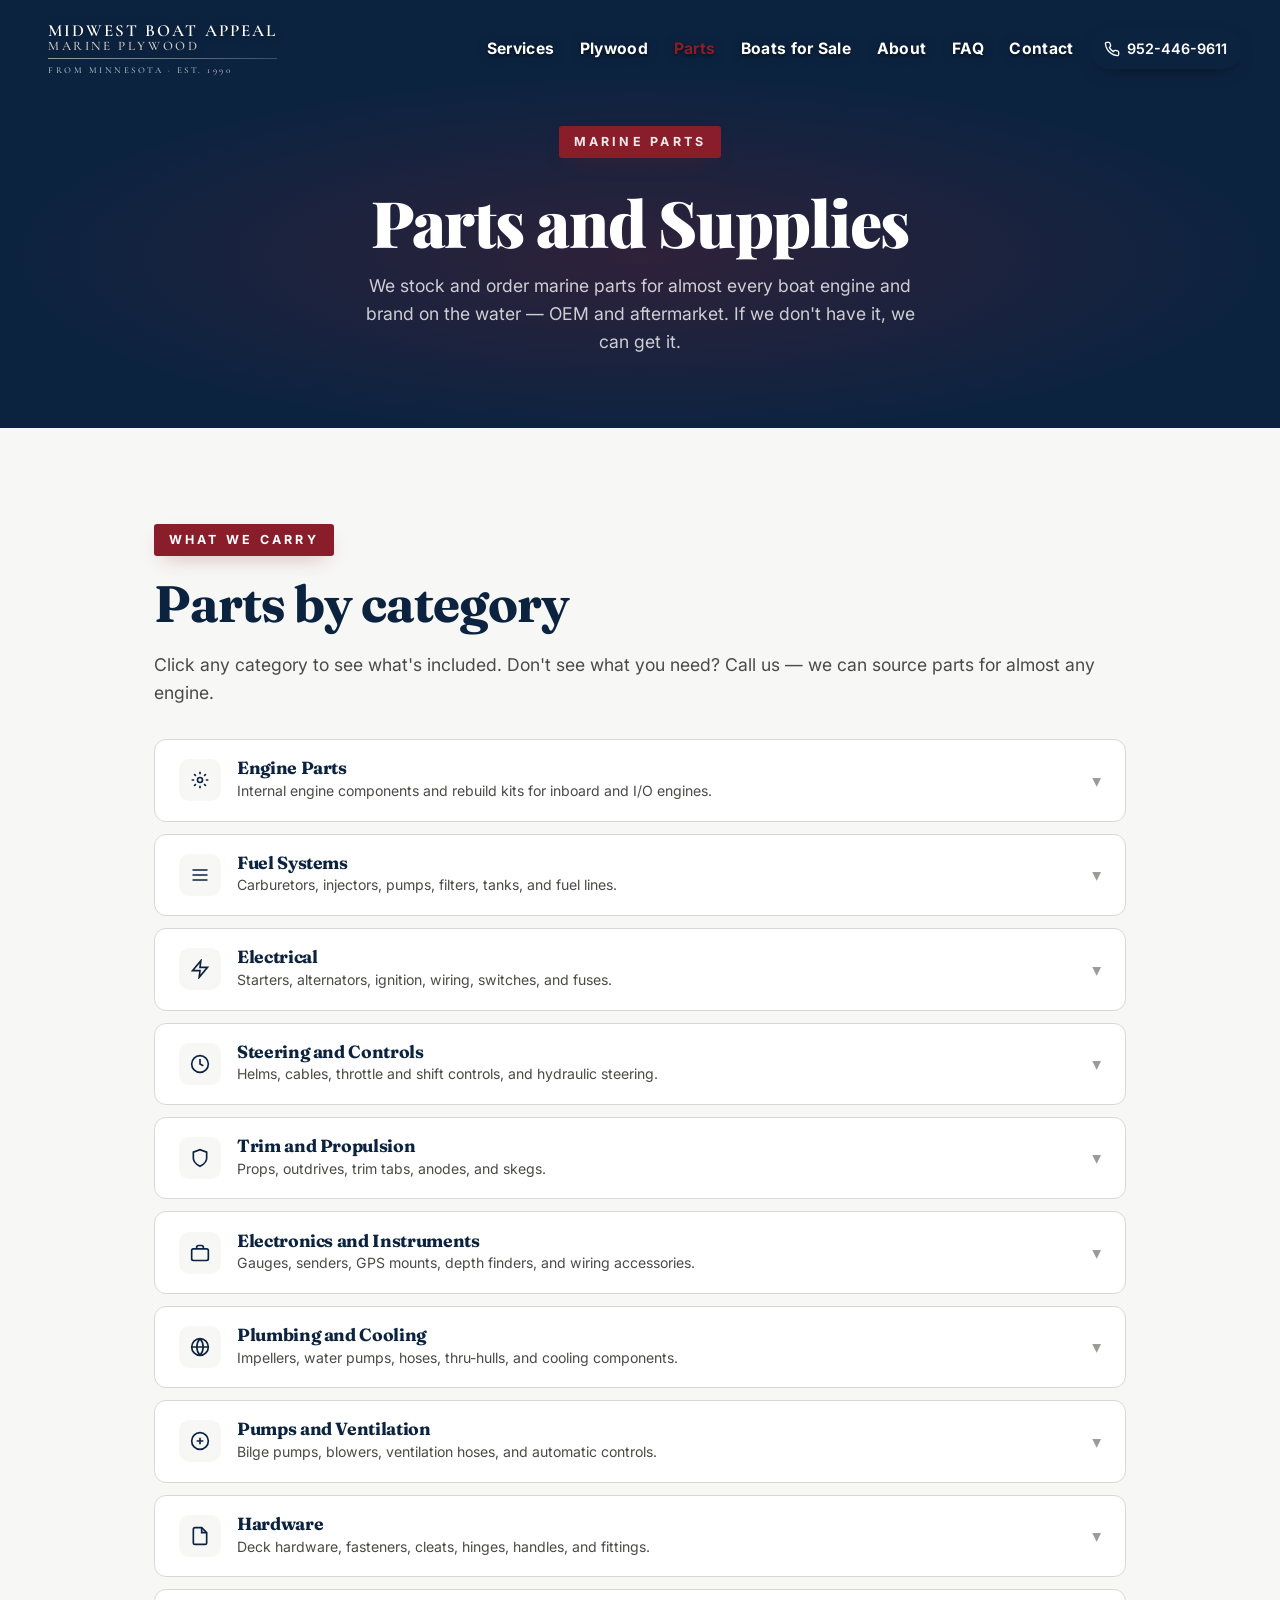
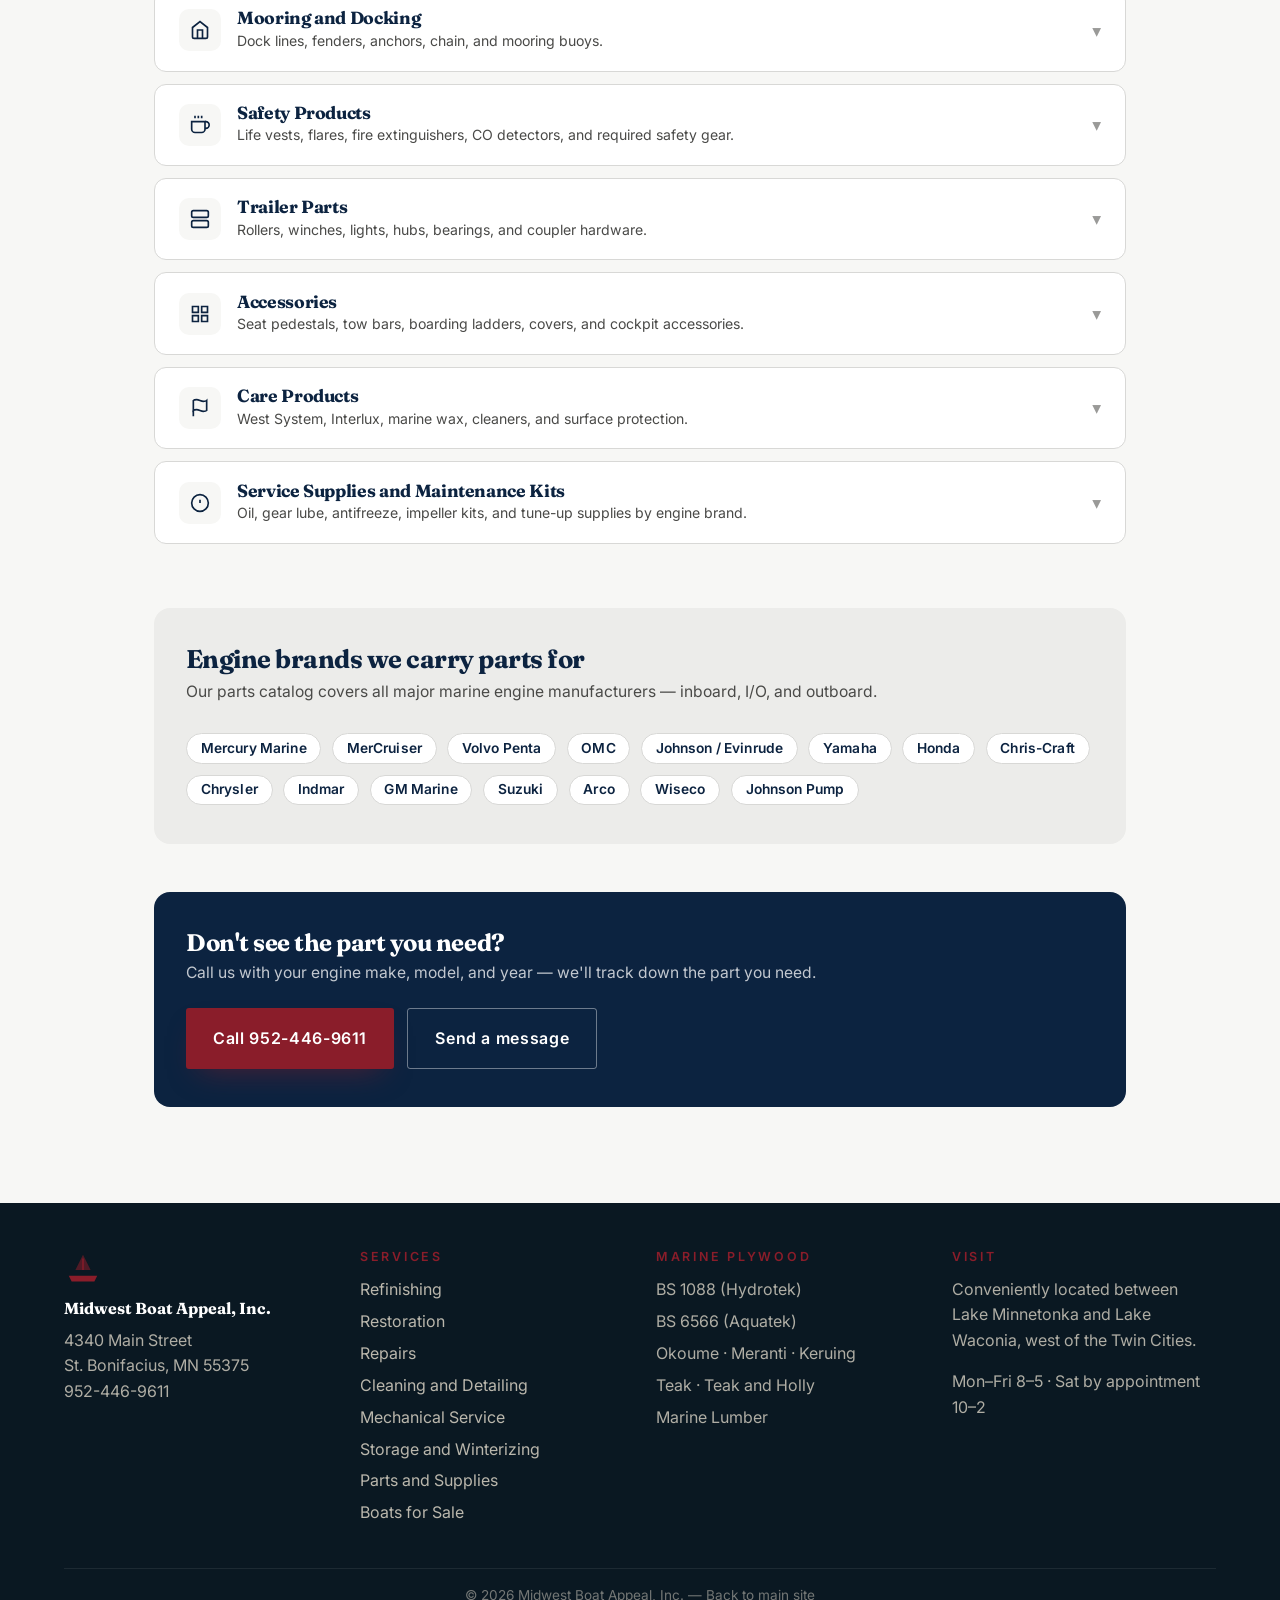
<file: parts.html>
<!DOCTYPE html>
<html lang="en">
<head>
<meta charset="UTF-8" />
<meta name="viewport" content="width=device-width, initial-scale=1" />
<title>Marine Parts and Supplies — Midwest Boat Appeal · Marine Plywood</title>
<meta name="description" content="Marine parts and accessories for Mercury, MerCruiser, Volvo, OMC, Chris-Craft, Honda, Yamaha, Johnson/Evinrude and more. St. Bonifacius, MN." />
<link rel="preconnect" href="https://fonts.googleapis.com">
<link rel="preconnect" href="https://fonts.gstatic.com" crossorigin>
<link href="https://fonts.googleapis.com/css2?family=Cormorant+Garamond:ital,wght@0,500;0,600;1,500;1,600&family=Fraunces:opsz,wght@9..144,400;9..144,600;9..144,800&family=Inter:wght@400;500;600;700;800&family=Playfair+Display:wght@700;900&display=swap" rel="stylesheet">
<link rel="stylesheet" href="styles.css?v=2026053122" />
<style>
  /* Parts page supplemental styles */
  .parts-hero {
    background: var(--navy);
    color: var(--white);
    padding: clamp(7rem, 14vh, 11rem) clamp(1rem, 5vw, 4rem) clamp(4rem, 8vh, 6rem);
    text-align: center;
    position: relative;
    overflow: hidden;
  }
  .parts-hero::before {
    content: "";
    position: absolute; inset: 0;
    background: radial-gradient(ellipse 70% 60% at 50% 60%, rgba(138,29,42,.28) 0%, transparent 70%);
    pointer-events: none;
  }
  .parts-hero h1 {
    font-family: 'Playfair Display', Georgia, serif;
    font-weight: 900;
    font-size: clamp(2.4rem, 5vw, 4.2rem);
    color: var(--white);
    margin: .6rem 0 1rem;
    position: relative;
  }
  .parts-hero p {
    color: rgba(255,255,255,.78);
    font-size: 1.1rem;
    max-width: 580px;
    margin: 0 auto;
    position: relative;
  }

  .parts-body {
    max-width: 1100px;
    margin: 0 auto;
    padding: clamp(4rem, 8vw, 6rem) clamp(1rem, 5vw, 4rem);
  }

  /* Dropdown category list */
  .parts-list {
    display: grid;
    gap: .75rem;
    margin-bottom: 4rem;
  }
  .parts-item {
    background: var(--white);
    border: 1px solid var(--grey-1);
    border-radius: 12px;
    overflow: hidden;
    transition: border-color .2s ease, box-shadow .2s ease;
  }
  .parts-item[open] {
    border-color: var(--red);
    box-shadow: 0 16px 36px -20px rgba(138,29,42,.25);
  }
  .parts-item > summary {
    list-style: none;
    cursor: pointer;
    padding: 1.2rem 1.5rem;
    display: flex;
    align-items: center;
    gap: 1rem;
    user-select: none;
  }
  .parts-item > summary::-webkit-details-marker { display: none; }
  .parts-item-icon {
    width: 42px; height: 42px;
    flex-shrink: 0;
    display: flex; align-items: center; justify-content: center;
    background: var(--paper);
    border-radius: 10px;
    color: var(--navy);
    transition: background .2s ease, color .2s ease;
  }
  .parts-item[open] .parts-item-icon {
    background: var(--red);
    color: var(--white);
  }
  .parts-item-label {
    flex: 1;
  }
  .parts-item-label h3 {
    font-family: 'Fraunces', serif;
    font-size: 1.1rem;
    color: var(--navy);
    margin: 0 0 .2rem;
  }
  .parts-item-label p {
    color: var(--grey-3);
    font-size: .88rem;
    margin: 0;
    line-height: 1.45;
  }
  .parts-item-arrow {
    font-size: 1.1rem;
    color: var(--grey-2);
    transition: transform .25s ease;
    flex-shrink: 0;
    line-height: 1;
  }
  .parts-item[open] .parts-item-arrow {
    transform: rotate(180deg);
    color: var(--red);
  }

  /* Expanded bullet list */
  .parts-item-body {
    padding: 0 1.5rem 1.5rem 4.7rem;
    border-top: 3px solid var(--red);
    background: var(--paper);
    animation: ddIn .22s ease both;
  }
  @keyframes ddIn {
    from { opacity: 0; transform: translateY(-4px); }
    to   { opacity: 1; transform: translateY(0); }
  }
  .parts-item-body ul {
    list-style: none;
    padding: 0;
    margin: 1rem 0 0;
    display: grid;
    grid-template-columns: repeat(auto-fill, minmax(220px, 1fr));
    gap: .35rem .8rem;
  }
  .parts-item-body li {
    position: relative;
    padding: .3rem 0 .3rem 1.1rem;
    font-size: .9rem;
    color: var(--grey-3);
    line-height: 1.4;
  }
  .parts-item-body li::before {
    content: "";
    position: absolute; left: 0; top: .65em;
    width: 5px; height: 5px;
    background: var(--red);
    border-radius: 1px;
  }

  /* Brands section */
  .parts-brands-section {
    background: var(--paper-2);
    border-radius: 16px;
    padding: 2.4rem 2rem;
    margin-bottom: 3rem;
  }
  .parts-brands-section h2 {
    font-family: 'Fraunces', serif;
    font-size: 1.6rem;
    color: var(--navy);
    margin: 0 0 .4rem;
  }
  .parts-brands-section > p {
    color: var(--grey-3);
    margin: 0 0 1.8rem;
    font-size: .98rem;
  }
  .brand-grid {
    display: flex;
    flex-wrap: wrap;
    gap: .65rem;
  }
  .brand-chip {
    display: inline-flex;
    align-items: center;
    padding: .55em 1em;
    background: var(--white);
    border: 1px solid var(--grey-1);
    border-radius: 999px;
    font: 600 .86rem/1 'Inter', sans-serif;
    color: var(--navy);
    letter-spacing: .01em;
    transition: background .2s ease, border-color .2s ease, color .2s ease;
  }
  .brand-chip:hover { background: var(--navy); color: var(--white); border-color: var(--navy); }

  /* CTA band */
  .parts-cta {
    background: var(--navy);
    border-radius: 16px;
    padding: 2.4rem 2rem;
    display: flex;
    align-items: center;
    justify-content: space-between;
    gap: 1.4rem;
    flex-wrap: wrap;
  }
  .parts-cta h3 { font-family: 'Fraunces', serif; color: var(--white); font-size: 1.5rem; margin: 0 0 .3rem; }
  .parts-cta p  { color: rgba(255,255,255,.75); margin: 0; font-size: .98rem; }

  @media (max-width: 820px) {
    .parts-cta { flex-direction: column; text-align: center; }
    .parts-item-body ul { grid-template-columns: 1fr; }
  }
</style>
</head>
<body>

<!-- ============ NAV ============ -->
<header class="nav is-stuck" id="nav">
  <a href="index.html" class="brand" aria-label="Midwest Boat Appeal · Marine Plywood">
    <span class="brand-wordmark" aria-hidden="true">
      <span class="brand-row brand-row-1">MIDWEST BOAT APPEAL</span>
      <span class="brand-row brand-row-2">MARINE PLYWOOD</span>
      <span class="brand-rule"></span>
      <span class="brand-row brand-row-3">FROM MINNESOTA · EST. 1990</span>
    </span>
  </a>
  <nav class="nav-links">
    <a href="index.html#services">Services</a>
    <a href="index.html#plywood">Plywood</a>
    <a href="parts.html" style="color:var(--red)">Parts</a>
    <a href="index.html#sales">Boats for Sale</a>
    <a href="index.html#about">About</a>
    <a href="index.html#faq">FAQ</a>
    <a href="index.html#contact">Contact</a>
  </nav>
  <a class="nav-cta" href="tel:9524469611">
    <svg viewBox="0 0 24 24" width="16" height="16" fill="none" stroke="currentColor" stroke-width="2"><path d="M22 16.92v3a2 2 0 0 1-2.18 2 19.79 19.79 0 0 1-8.63-3.07 19.5 19.5 0 0 1-6-6 19.79 19.79 0 0 1-3.07-8.67A2 2 0 0 1 4.11 2h3a2 2 0 0 1 2 1.72c.13.96.37 1.9.72 2.81a2 2 0 0 1-.45 2.11L8.09 9.91a16 16 0 0 0 6 6l1.27-1.27a2 2 0 0 1 2.11-.45c.91.35 1.85.59 2.81.72A2 2 0 0 1 22 16.92z"/></svg>
    952-446-9611
  </a>
</header>

<!-- ============ HERO ============ -->
<section class="parts-hero">
  <span class="section-tag">Marine Parts</span>
  <h1>Parts and Supplies</h1>
  <p>We stock and order marine parts for almost every boat engine and brand on the water — OEM and aftermarket. If we don't have it, we can get it.</p>
</section>

<!-- ============ MAIN CONTENT ============ -->
<div class="parts-body">

  <header class="section-head" style="text-align:left; max-width:none; margin-bottom:2rem;">
    <span class="section-tag">What we carry</span>
    <h2>Parts by category</h2>
    <p style="color:var(--grey-3); margin:.4rem 0 0;">Click any category to see what's included. Don't see what you need? Call us — we can source parts for almost any engine.</p>
  </header>

  <div class="parts-list">

    <details class="parts-item">
      <summary>
        <div class="parts-item-icon">
          <svg width="20" height="20" viewBox="0 0 24 24" fill="none" stroke="currentColor" stroke-width="2"><circle cx="12" cy="12" r="3"/><path d="M12 2v3M12 19v3M2 12h3M19 12h3M4.93 4.93l2.12 2.12M16.95 16.95l2.12 2.12M4.93 19.07l2.12-2.12M16.95 7.05l2.12-2.12"/></svg>
        </div>
        <div class="parts-item-label">
          <h3>Engine Parts</h3>
          <p>Internal engine components and rebuild kits for inboard and I/O engines.</p>
        </div>
        <span class="parts-item-arrow">▾</span>
      </summary>
      <div class="parts-item-body">
        <ul>
          <li>Pistons and rings</li>
          <li>Crankshafts and bearings</li>
          <li>Camshafts and lifters</li>
          <li>Cylinder heads and gasket sets</li>
          <li>Intake and exhaust manifolds</li>
          <li>Engine rebuild kits (by brand)</li>
          <li>Rocker arms and pushrods</li>
          <li>Oil pans and timing covers</li>
          <li>Connecting rods</li>
          <li>Valve train components</li>
          <li>Harmonic balancers</li>
          <li>Flywheel rings and flex plates</li>
        </ul>
      </div>
    </details>

    <details class="parts-item">
      <summary>
        <div class="parts-item-icon">
          <svg width="20" height="20" viewBox="0 0 24 24" fill="none" stroke="currentColor" stroke-width="2"><path d="M3 6h18M3 12h18M3 18h18"/></svg>
        </div>
        <div class="parts-item-label">
          <h3>Fuel Systems</h3>
          <p>Carburetors, injectors, pumps, filters, tanks, and fuel lines.</p>
        </div>
        <span class="parts-item-arrow">▾</span>
      </summary>
      <div class="parts-item-body">
        <ul>
          <li>Carburetors and rebuild kits</li>
          <li>Fuel injectors</li>
          <li>Mechanical and electric fuel pumps</li>
          <li>Fuel filters and water separators</li>
          <li>Fuel tanks and fittings</li>
          <li>Fuel lines and hose</li>
          <li>Primer bulbs</li>
          <li>Fuel demand valves</li>
          <li>Throttle body components</li>
          <li>Fuel sending units</li>
          <li>Fuel stabilizer and additives</li>
        </ul>
      </div>
    </details>

    <details class="parts-item">
      <summary>
        <div class="parts-item-icon">
          <svg width="20" height="20" viewBox="0 0 24 24" fill="none" stroke="currentColor" stroke-width="2"><path d="M13 2L3 14h9l-1 8 10-12h-9l1-8z"/></svg>
        </div>
        <div class="parts-item-label">
          <h3>Electrical</h3>
          <p>Starters, alternators, ignition, wiring, switches, and fuses.</p>
        </div>
        <span class="parts-item-arrow">▾</span>
      </summary>
      <div class="parts-item-body">
        <ul>
          <li>Starters and solenoids</li>
          <li>Alternators and regulators</li>
          <li>Distributors and caps</li>
          <li>Ignition coils and modules</li>
          <li>Spark plugs and wires</li>
          <li>Rotor buttons</li>
          <li>Switches and panels</li>
          <li>Fuses and fuse blocks</li>
          <li>Wiring harnesses</li>
          <li>Relays and solenoids</li>
          <li>Batteries and terminals</li>
          <li>Bilge pump switches and float switches</li>
        </ul>
      </div>
    </details>

    <details class="parts-item">
      <summary>
        <div class="parts-item-icon">
          <svg width="20" height="20" viewBox="0 0 24 24" fill="none" stroke="currentColor" stroke-width="2"><circle cx="12" cy="12" r="10"/><path d="M12 6v6l4 2"/></svg>
        </div>
        <div class="parts-item-label">
          <h3>Steering and Controls</h3>
          <p>Helms, cables, throttle and shift controls, and hydraulic steering.</p>
        </div>
        <span class="parts-item-arrow">▾</span>
      </summary>
      <div class="parts-item-body">
        <ul>
          <li>Steering wheels and helms</li>
          <li>Steering cables</li>
          <li>Hydraulic steering cylinders and hoses</li>
          <li>Hydraulic steering fluid</li>
          <li>Throttle and shift controls</li>
          <li>Control cables</li>
          <li>Binnacle mounts</li>
          <li>Tilt/trim units and cylinders</li>
          <li>Tilt/trim switches and relays</li>
          <li>Teleflex control components</li>
        </ul>
      </div>
    </details>

    <details class="parts-item">
      <summary>
        <div class="parts-item-icon">
          <svg width="20" height="20" viewBox="0 0 24 24" fill="none" stroke="currentColor" stroke-width="2"><path d="M12 22s8-4 8-10V5l-8-3-8 3v7c0 6 8 10 8 10z"/></svg>
        </div>
        <div class="parts-item-label">
          <h3>Trim and Propulsion</h3>
          <p>Props, outdrives, trim tabs, anodes, and skegs.</p>
        </div>
        <span class="parts-item-arrow">▾</span>
      </summary>
      <div class="parts-item-body">
        <ul>
          <li>Propellers (aluminum, stainless, bronze)</li>
          <li>Propeller hardware (nuts, washers, cotter pins)</li>
          <li>Trim tabs and actuators</li>
          <li>Outdrive components (MerCruiser, Volvo)</li>
          <li>Zinc and aluminum anodes (hull, shaft, outdrive)</li>
          <li>Skegs and lower units</li>
          <li>Gimbal rings and bearings</li>
          <li>Bellows kits</li>
          <li>Shift shafts and seals</li>
          <li>Drive shaft couplings</li>
        </ul>
      </div>
    </details>

    <details class="parts-item">
      <summary>
        <div class="parts-item-icon">
          <svg width="20" height="20" viewBox="0 0 24 24" fill="none" stroke="currentColor" stroke-width="2"><rect x="2" y="7" width="20" height="14" rx="2"/><path d="M16 7V5a2 2 0 0 0-2-2h-4a2 2 0 0 0-2 2v2"/></svg>
        </div>
        <div class="parts-item-label">
          <h3>Electronics and Instruments</h3>
          <p>Gauges, senders, GPS mounts, depth finders, and wiring accessories.</p>
        </div>
        <span class="parts-item-arrow">▾</span>
      </summary>
      <div class="parts-item-body">
        <ul>
          <li>Speedometers and tachometers</li>
          <li>Oil pressure and temperature gauges</li>
          <li>Fuel gauges and senders</li>
          <li>Voltmeters and amp meters</li>
          <li>Trim gauges and senders</li>
          <li>Depth finders and transducers</li>
          <li>GPS mount hardware</li>
          <li>Hour meters</li>
          <li>Gauge bezels and bezels</li>
          <li>Marine stereo and speaker mounting hardware</li>
        </ul>
      </div>
    </details>

    <details class="parts-item">
      <summary>
        <div class="parts-item-icon">
          <svg width="20" height="20" viewBox="0 0 24 24" fill="none" stroke="currentColor" stroke-width="2"><path d="M12 22a10 10 0 1 0 0-20 10 10 0 0 0 0 20z"/><path d="M2 12h20M12 2a15 15 0 0 1 0 20M12 2a15 15 0 0 0 0 20"/></svg>
        </div>
        <div class="parts-item-label">
          <h3>Plumbing and Cooling</h3>
          <p>Impellers, water pumps, hoses, thru-hulls, and cooling components.</p>
        </div>
        <span class="parts-item-arrow">▾</span>
      </summary>
      <div class="parts-item-body">
        <ul>
          <li>Water pump impellers (raw water)</li>
          <li>Water pump housings and kits</li>
          <li>Thermostats and housings</li>
          <li>Hoses and hose clamps</li>
          <li>Thru-hulls and seacocks</li>
          <li>Heat exchangers</li>
          <li>Exhaust manifolds and risers</li>
          <li>Exhaust elbows</li>
          <li>Engine mounts</li>
          <li>Transom assemblies and seals</li>
        </ul>
      </div>
    </details>

    <details class="parts-item">
      <summary>
        <div class="parts-item-icon">
          <svg width="20" height="20" viewBox="0 0 24 24" fill="none" stroke="currentColor" stroke-width="2"><circle cx="12" cy="12" r="10"/><path d="M8 12h8M12 8v8"/></svg>
        </div>
        <div class="parts-item-label">
          <h3>Pumps and Ventilation</h3>
          <p>Bilge pumps, blowers, ventilation hoses, and automatic controls.</p>
        </div>
        <span class="parts-item-arrow">▾</span>
      </summary>
      <div class="parts-item-body">
        <ul>
          <li>Bilge pumps (manual and automatic)</li>
          <li>Bilge pump float switches</li>
          <li>Blower motors and housings</li>
          <li>Ventilation hose and fittings</li>
          <li>Livewell pumps</li>
          <li>Washdown pumps</li>
          <li>Automatic pump controllers</li>
          <li>Intake and exhaust covers</li>
        </ul>
      </div>
    </details>

    <details class="parts-item">
      <summary>
        <div class="parts-item-icon">
          <svg width="20" height="20" viewBox="0 0 24 24" fill="none" stroke="currentColor" stroke-width="2"><path d="M14 2H6a2 2 0 0 0-2 2v16a2 2 0 0 0 2 2h12a2 2 0 0 0 2-2V8z"/><polyline points="14 2 14 8 20 8"/></svg>
        </div>
        <div class="parts-item-label">
          <h3>Hardware</h3>
          <p>Deck hardware, fasteners, cleats, hinges, handles, and fittings.</p>
        </div>
        <span class="parts-item-arrow">▾</span>
      </summary>
      <div class="parts-item-body">
        <ul>
          <li>Cleats (stainless, chrome, nylon)</li>
          <li>Hinges and piano hinge</li>
          <li>Latches and locks</li>
          <li>Handles and grab rails</li>
          <li>Snaps and snap fasteners</li>
          <li>Turnbuttons and deck plates</li>
          <li>Stainless screws and bolts</li>
          <li>Bow eyes and stern eyes</li>
          <li>Chocks and fairleads</li>
          <li>Rod holders and cup holders</li>
          <li>Mirrors and horns</li>
        </ul>
      </div>
    </details>

    <details class="parts-item">
      <summary>
        <div class="parts-item-icon">
          <svg width="20" height="20" viewBox="0 0 24 24" fill="none" stroke="currentColor" stroke-width="2"><path d="M3 9l9-7 9 7v11a2 2 0 0 1-2 2H5a2 2 0 0 1-2-2z"/><polyline points="9 22 9 12 15 12 15 22"/></svg>
        </div>
        <div class="parts-item-label">
          <h3>Mooring and Docking</h3>
          <p>Dock lines, fenders, anchors, chain, and mooring buoys.</p>
        </div>
        <span class="parts-item-arrow">▾</span>
      </summary>
      <div class="parts-item-body">
        <ul>
          <li>Dock lines and ropes</li>
          <li>Fenders and fender holders</li>
          <li>Anchors (danforth, plow, mushroom)</li>
          <li>Anchor chain and rode</li>
          <li>Dock cleats and bumpers</li>
          <li>Dock wheels and corner guards</li>
          <li>Mooring buoys</li>
          <li>Boat hooks</li>
          <li>Spring lines</li>
        </ul>
      </div>
    </details>

    <details class="parts-item">
      <summary>
        <div class="parts-item-icon">
          <svg width="20" height="20" viewBox="0 0 24 24" fill="none" stroke="currentColor" stroke-width="2"><path d="M18 8h1a4 4 0 0 1 0 8h-1"/><path d="M2 8h16v9a4 4 0 0 1-4 4H6a4 4 0 0 1-4-4V8z"/><line x1="6" y1="1" x2="6" y2="4"/><line x1="10" y1="1" x2="10" y2="4"/><line x1="14" y1="1" x2="14" y2="4"/></svg>
        </div>
        <div class="parts-item-label">
          <h3>Safety Products</h3>
          <p>Life vests, flares, fire extinguishers, CO detectors, and required safety gear.</p>
        </div>
        <span class="parts-item-arrow">▾</span>
      </summary>
      <div class="parts-item-body">
        <ul>
          <li>Life vests and PFDs (Type I, II, III)</li>
          <li>Throwable cushions (Type IV)</li>
          <li>Visual distress signals and flares</li>
          <li>Fire extinguishers</li>
          <li>Carbon monoxide detectors</li>
          <li>Air horns and whistles</li>
          <li>Throw ropes</li>
          <li>First-aid kits</li>
          <li>Navigation lights</li>
          <li>Boarding ladders</li>
        </ul>
      </div>
    </details>

    <details class="parts-item">
      <summary>
        <div class="parts-item-icon">
          <svg width="20" height="20" viewBox="0 0 24 24" fill="none" stroke="currentColor" stroke-width="2"><rect x="2" y="2" width="20" height="8" rx="2"/><rect x="2" y="14" width="20" height="8" rx="2"/><line x1="6" y1="6" x2="6.01" y2="6"/><line x1="6" y1="18" x2="6.01" y2="18"/></svg>
        </div>
        <div class="parts-item-label">
          <h3>Trailer Parts</h3>
          <p>Rollers, winches, lights, hubs, bearings, and coupler hardware.</p>
        </div>
        <span class="parts-item-arrow">▾</span>
      </summary>
      <div class="parts-item-body">
        <ul>
          <li>Rollers and bunk boards</li>
          <li>Winches and winch straps</li>
          <li>Trailer lights (bow, stern, side)</li>
          <li>Trailer hubs and spindles</li>
          <li>Wheel bearings and races</li>
          <li>Bearing buddies and protectors</li>
          <li>Coupler locks and safety chains</li>
          <li>Trailer jacks and tongue jacks</li>
          <li>Bunks and carpet</li>
          <li>Transom tie-down straps</li>
        </ul>
      </div>
    </details>

    <details class="parts-item">
      <summary>
        <div class="parts-item-icon">
          <svg width="20" height="20" viewBox="0 0 24 24" fill="none" stroke="currentColor" stroke-width="2"><path d="M3 3h7v7H3zM14 3h7v7h-7zM14 14h7v7h-7zM3 14h7v7H3z"/></svg>
        </div>
        <div class="parts-item-label">
          <h3>Accessories</h3>
          <p>Seat pedestals, tow bars, boarding ladders, covers, and cockpit accessories.</p>
        </div>
        <span class="parts-item-arrow">▾</span>
      </summary>
      <div class="parts-item-body">
        <ul>
          <li>Seat pedestals and bases</li>
          <li>Ski tow bars and pylons</li>
          <li>Boarding ladders</li>
          <li>Swim platforms</li>
          <li>Cockpit and bow covers</li>
          <li>Bimini top hardware</li>
          <li>Ski ropes and handles</li>
          <li>Wakeboard towers (brackets)</li>
          <li>Cooler mounts</li>
          <li>Tackle box holders</li>
        </ul>
      </div>
    </details>

    <details class="parts-item">
      <summary>
        <div class="parts-item-icon">
          <svg width="20" height="20" viewBox="0 0 24 24" fill="none" stroke="currentColor" stroke-width="2"><path d="M4 15s1-1 4-1 5 2 8 2 4-1 4-1V3s-1 1-4 1-5-2-8-2-4 1-4 1z"/><line x1="4" y1="22" x2="4" y2="15"/></svg>
        </div>
        <div class="parts-item-label">
          <h3>Care Products</h3>
          <p>West System, Interlux, marine wax, cleaners, and surface protection.</p>
        </div>
        <span class="parts-item-arrow">▾</span>
      </summary>
      <div class="parts-item-body">
        <ul>
          <li>West System epoxy and hardeners</li>
          <li>Interlux bottom paint and varnish</li>
          <li>Marine wax and polish</li>
          <li>Hull cleaner and oxidation remover</li>
          <li>Teak cleaner and brightener</li>
          <li>Vinyl cleaner and protectant</li>
          <li>Bilge cleaner</li>
          <li>Canvas cleaner and waterproofer</li>
          <li>Metal polish (chrome, brass, stainless)</li>
          <li>Glass and windshield cleaner</li>
        </ul>
      </div>
    </details>

    <details class="parts-item">
      <summary>
        <div class="parts-item-icon">
          <svg width="20" height="20" viewBox="0 0 24 24" fill="none" stroke="currentColor" stroke-width="2"><circle cx="12" cy="12" r="10"/><line x1="12" y1="8" x2="12" y2="12"/><line x1="12" y1="16" x2="12.01" y2="16"/></svg>
        </div>
        <div class="parts-item-label">
          <h3>Service Supplies and Maintenance Kits</h3>
          <p>Oil, gear lube, antifreeze, impeller kits, and tune-up supplies by engine brand.</p>
        </div>
        <span class="parts-item-arrow">▾</span>
      </summary>
      <div class="parts-item-body">
        <ul>
          <li>Marine engine oil (2-stroke and 4-stroke)</li>
          <li>Gear lube and lower unit oil</li>
          <li>Power steering fluid</li>
          <li>Marine antifreeze (non-toxic)</li>
          <li>Fuel stabilizer</li>
          <li>Fogging oil</li>
          <li>Impeller replacement kits (by brand)</li>
          <li>Tune-up kits (spark plugs, distributor cap, rotor, points)</li>
          <li>Oil change kits</li>
          <li>Zincs and anode maintenance kits</li>
          <li>Thermostat replacement kits</li>
          <li>Seasonal lay-up and spring commissioning supplies</li>
        </ul>
      </div>
    </details>

  </div>

  <!-- Brands -->
  <div class="parts-brands-section">
    <h2>Engine brands we carry parts for</h2>
    <p>Our parts catalog covers all major marine engine manufacturers — inboard, I/O, and outboard.</p>
    <div class="brand-grid">
      <span class="brand-chip">Mercury Marine</span>
      <span class="brand-chip">MerCruiser</span>
      <span class="brand-chip">Volvo Penta</span>
      <span class="brand-chip">OMC</span>
      <span class="brand-chip">Johnson / Evinrude</span>
      <span class="brand-chip">Yamaha</span>
      <span class="brand-chip">Honda</span>
      <span class="brand-chip">Chris-Craft</span>
      <span class="brand-chip">Chrysler</span>
      <span class="brand-chip">Indmar</span>
      <span class="brand-chip">GM Marine</span>
      <span class="brand-chip">Suzuki</span>
      <span class="brand-chip">Arco</span>
      <span class="brand-chip">Wiseco</span>
      <span class="brand-chip">Johnson Pump</span>
    </div>
  </div>

  <!-- CTA -->
  <div class="parts-cta">
    <div>
      <h3>Don't see the part you need?</h3>
      <p>Call us with your engine make, model, and year — we'll track down the part you need.</p>
    </div>
    <div style="display:flex; gap:.8rem; flex-wrap:wrap;">
      <a href="tel:9524469611" class="btn btn-primary">Call 952-446-9611</a>
      <a href="index.html#contact" class="btn btn-ghost" style="color:#fff; border-color:rgba(255,255,255,.4);">Send a message</a>
    </div>
  </div>

</div>

<!-- ============ FOOTER ============ -->
<footer class="footer">
  <div class="footer-inner">
    <div>
      <span class="brand-mark" aria-hidden="true">
        <svg viewBox="0 0 40 40" width="38" height="38"><path d="M5 26h30l-3 6H8z" fill="currentColor"/><path d="M20 4l8 16H12z" fill="currentColor" opacity=".55"/><path d="M20 8v12" stroke="currentColor" stroke-width="1.5"/></svg>
      </span>
      <strong>Midwest Boat Appeal, Inc.</strong>
      <p>4340 Main Street<br/>St. Bonifacius, MN 55375<br/>952-446-9611</p>
    </div>
    <div>
      <h5>Services</h5>
      <ul>
        <li><a href="index.html#services">Refinishing</a></li>
        <li><a href="index.html#services">Restoration</a></li>
        <li><a href="index.html#services">Repairs</a></li>
        <li><a href="index.html#services">Cleaning and Detailing</a></li>
        <li><a href="index.html#services">Mechanical Service</a></li>
        <li><a href="index.html#services">Storage and Winterizing</a></li>
        <li><a href="parts.html">Parts and Supplies</a></li>
        <li><a href="index.html#sales">Boats for Sale</a></li>
      </ul>
    </div>
    <div>
      <h5>Marine Plywood</h5>
      <ul>
        <li>BS 1088 (Hydrotek)</li>
        <li>BS 6566 (Aquatek)</li>
        <li>Okoume · Meranti · Keruing</li>
        <li>Teak · Teak and Holly</li>
        <li>Marine Lumber</li>
      </ul>
    </div>
    <div>
      <h5>Visit</h5>
      <p>Conveniently located between Lake Minnetonka and Lake Waconia, west of the Twin Cities.</p>
      <p>Mon–Fri 8–5 · Sat by appointment 10–2</p>
    </div>
  </div>
  <div class="footer-bar">
    © <span id="year"></span> Midwest Boat Appeal, Inc. — <a href="index.html" style="color:inherit; text-decoration:underline;">Back to main site</a>
  </div>
</footer>

<script>
  document.getElementById('year').textContent = new Date().getFullYear();
  const nav = document.getElementById('nav');
  window.addEventListener('scroll', () => {
    nav.classList.toggle('is-stuck', window.scrollY > 40);
  }, { passive: true });
</script>
</body>
</html>
</file>
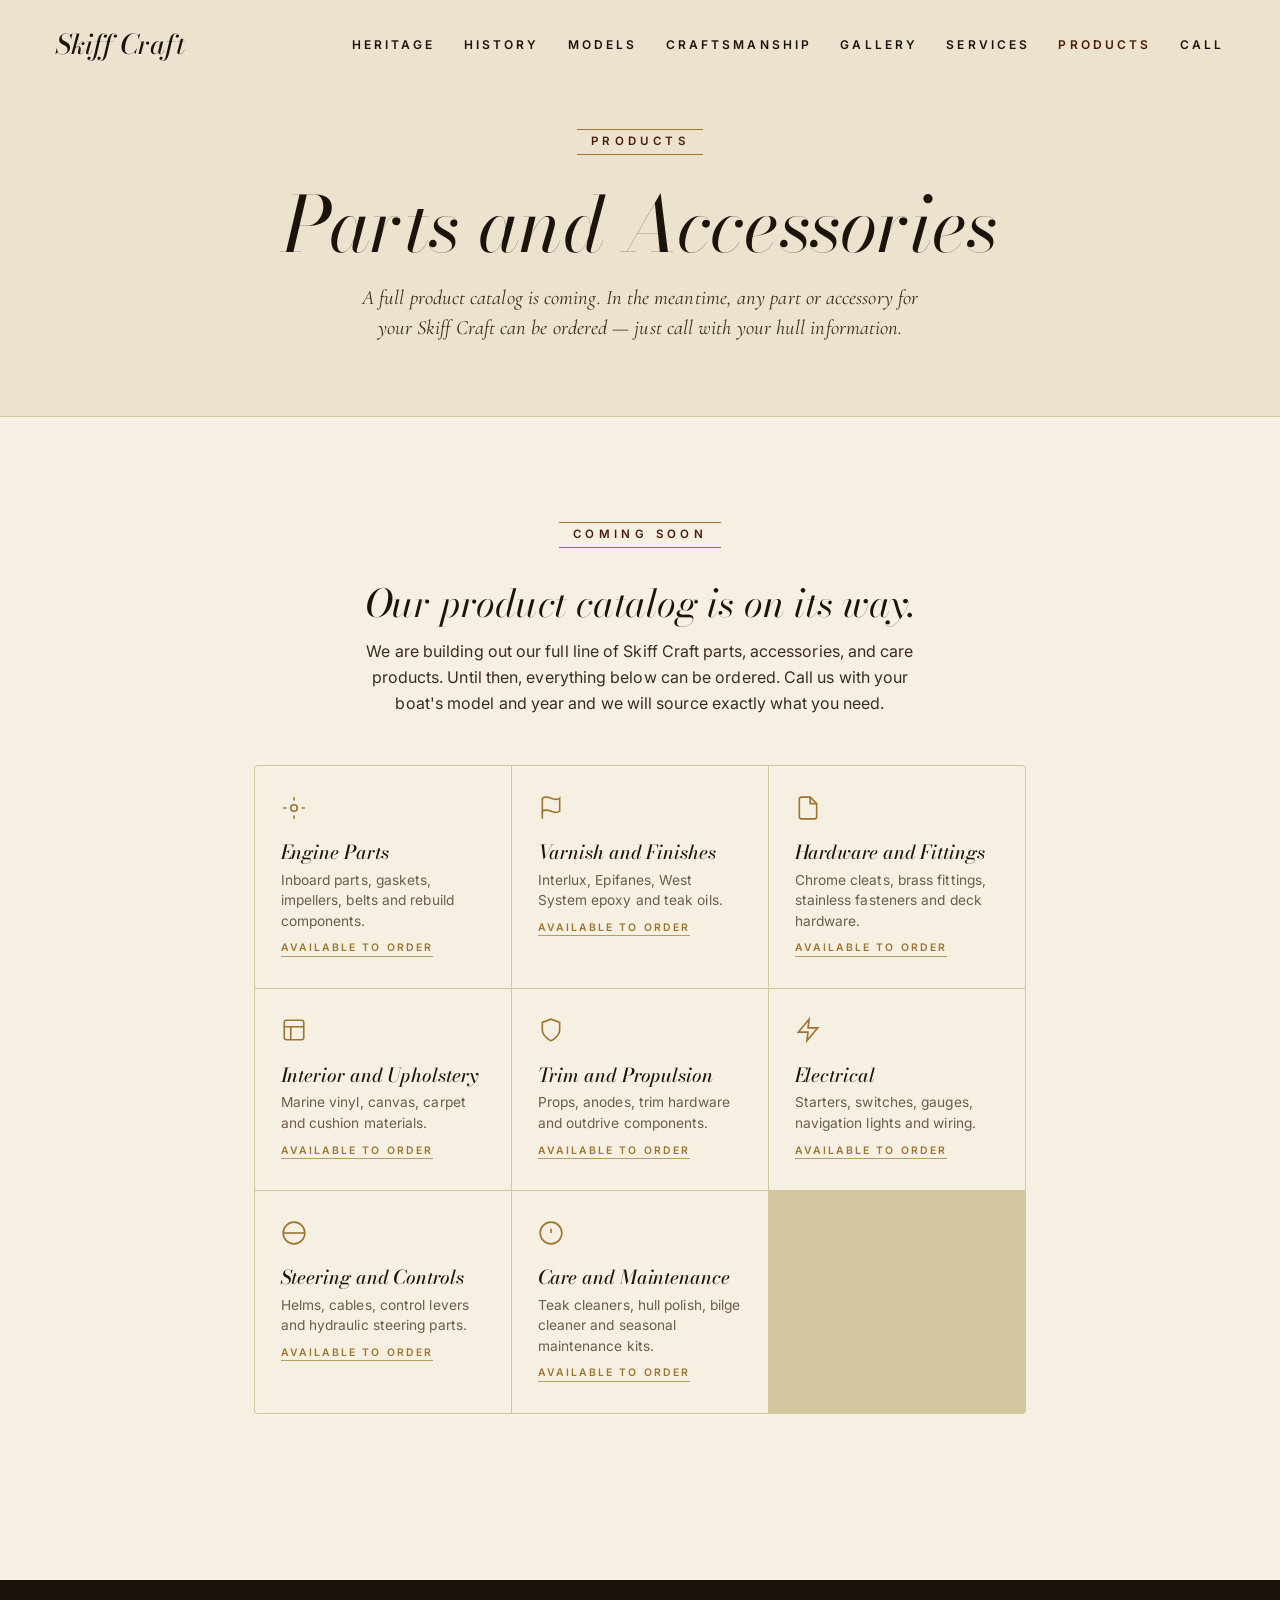
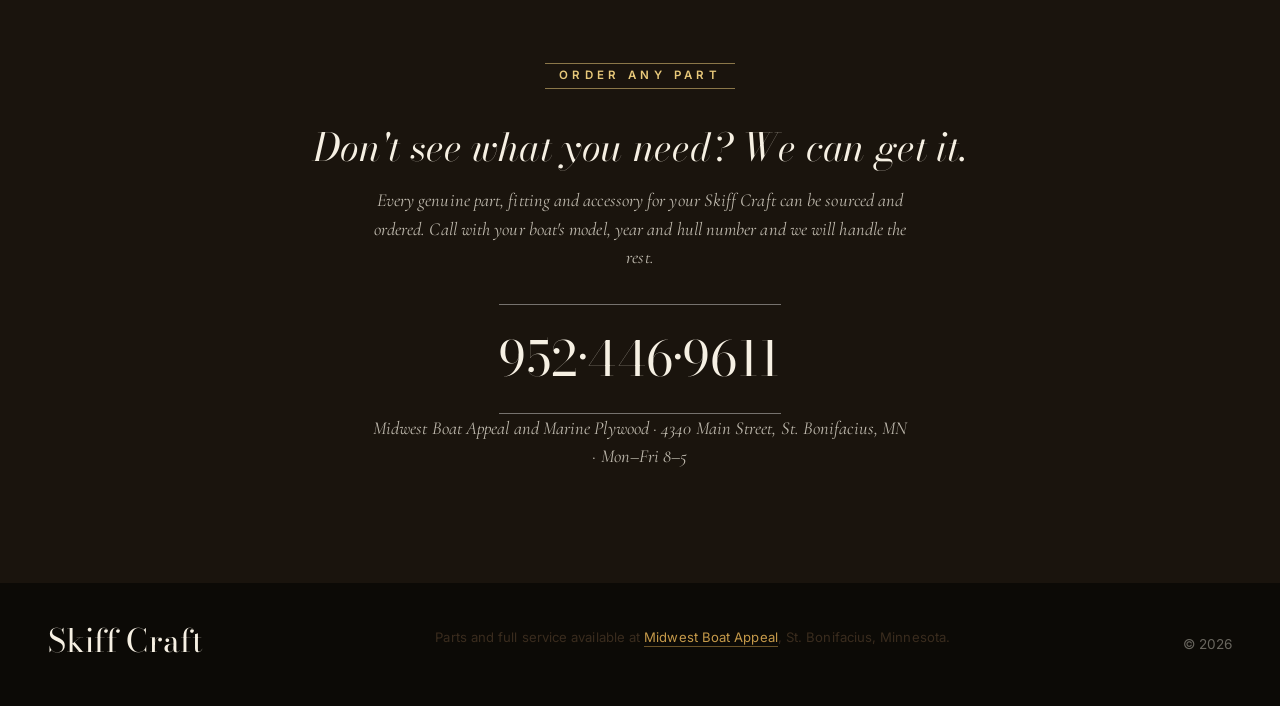
<file: skiff-craft-products.html>
<!DOCTYPE html>
<html lang="en">
<head>
<meta charset="UTF-8" />
<meta name="viewport" content="width=device-width, initial-scale=1" />
<title>Products — Skiff Craft Classic Wooden Boats</title>
<meta name="description" content="Skiff Craft parts, accessories and products. All parts can be ordered. Contact Midwest Boat Appeal, St. Bonifacius, MN." />
<link rel="preconnect" href="https://fonts.googleapis.com">
<link rel="preconnect" href="https://fonts.gstatic.com" crossorigin>
<link href="https://fonts.googleapis.com/css2?family=Bodoni+Moda:ital,opsz,wght@0,6..96,400;0,6..96,500;0,6..96,700;1,6..96,400;1,6..96,500&family=Cormorant+Garamond:ital,wght@0,400;0,500;0,600;1,400;1,500;1,600&family=Inter:wght@300;400;500;600;700&display=swap" rel="stylesheet">
<link rel="stylesheet" href="skiff-craft.css?v=2026053137" />
<style>
  /* Products page supplemental */
  .scp-hero {
    background: var(--sc-paper-2);
    color: var(--sc-ink);
    padding: clamp(7rem, 14vh, 11rem) clamp(1.5rem, 5vw, 4rem) clamp(4rem, 8vh, 6rem);
    text-align: center;
    position: relative;
    border-bottom: 1px solid var(--sc-line);
  }
  .scp-hero h1 {
    font-family: 'Bodoni Moda', Georgia, serif;
    font-style: italic;
    font-weight: 400;
    font-size: clamp(2.8rem, 6vw, 5.2rem);
    color: var(--sc-ink);
    margin: .6rem 0 1rem;
  }
  .scp-hero p {
    font-family: 'Cormorant Garamond', Georgia, serif;
    font-style: italic;
    font-size: clamp(1.1rem, 1.6vw, 1.4rem);
    color: var(--sc-ink-2);
    max-width: 560px;
    margin: 0 auto;
    line-height: 1.5;
  }

  /* Coming soon section */
  .scp-coming {
    max-width: 900px;
    margin: 0 auto;
    padding: clamp(4rem, 8vw, 7rem) clamp(1.5rem, 5vw, 4rem);
    text-align: center;
  }
  .scp-coming h2 {
    font-family: 'Bodoni Moda', Georgia, serif;
    font-style: italic;
    font-weight: 400;
    font-size: clamp(1.8rem, 3vw, 2.6rem);
    color: var(--sc-ink);
    margin: 1rem 0 .8rem;
  }
  .scp-coming > p {
    font-size: 1rem;
    color: var(--sc-ink-2);
    max-width: 580px;
    margin: 0 auto 3rem;
    line-height: 1.65;
  }

  /* Category placeholders */
  .scp-cats {
    display: grid;
    grid-template-columns: repeat(auto-fill, minmax(200px, 1fr));
    gap: 1px;
    background: var(--sc-line);
    border: 1px solid var(--sc-line);
    border-radius: 4px;
    overflow: hidden;
    margin-bottom: 4rem;
    text-align: left;
  }
  .scp-cat {
    background: var(--sc-paper);
    padding: 1.8rem 1.6rem;
    transition: background .2s ease;
  }
  .scp-cat:hover { background: var(--sc-paper-2); }
  .scp-cat-icon {
    color: var(--sc-brass);
    margin-bottom: .9rem;
  }
  .scp-cat h3 {
    font-family: 'Bodoni Moda', Georgia, serif;
    font-style: italic;
    font-weight: 500;
    font-size: 1.2rem;
    color: var(--sc-ink);
    margin: 0 0 .4rem;
  }
  .scp-cat p {
    font-size: .86rem;
    color: var(--sc-grey);
    margin: 0;
    line-height: 1.5;
  }
  .scp-cat-soon {
    display: inline-block;
    margin-top: .75rem;
    font: 600 .65rem/1 'Inter', sans-serif;
    letter-spacing: .2em;
    text-transform: uppercase;
    color: var(--sc-brass);
    border-bottom: 1px solid var(--sc-line-2);
    padding-bottom: 2px;
  }

  /* Ordering note */
  .scp-order {
    background: var(--sc-ink);
    color: var(--sc-paper);
    padding: clamp(3.5rem, 7vw, 5rem) clamp(1.5rem, 5vw, 4rem);
    text-align: center;
  }
  .scp-order h2 {
    font-family: 'Bodoni Moda', Georgia, serif;
    font-style: italic;
    font-weight: 400;
    font-size: clamp(1.8rem, 3vw, 2.6rem);
    color: var(--sc-paper);
    margin: 1rem auto 1rem;
    max-width: 680px;
    line-height: 1.2;
  }
  .scp-order p {
    font-family: 'Cormorant Garamond', Georgia, serif;
    font-style: italic;
    font-size: 1.15rem;
    color: rgba(246,240,227,.75);
    max-width: 540px;
    margin: 0 auto 2rem;
    line-height: 1.55;
  }
  .scp-order-number {
    display: inline-block;
    font-family: 'Bodoni Moda', Georgia, serif;
    font-weight: 400;
    font-size: clamp(2rem, 4vw, 3rem);
    color: #ffffff;
    text-decoration: none;
    padding: .3em 0;
    border-top: 1px solid rgba(255,255,255,.4);
    border-bottom: 1px solid rgba(255,255,255,.4);
    letter-spacing: .01em;
    transition: color .2s ease, border-color .2s ease;
  }
  .scp-order-number:hover { color: var(--sc-brass-2); border-color: var(--sc-brass-2); }
  .scp-order-note {
    margin: 1rem 0 0;
    font-size: .85rem;
    color: rgba(246,240,227,.45);
    font-style: italic;
  }

  @media (max-width: 640px) {
    .scp-cats { grid-template-columns: 1fr 1fr; }
  }
</style>
</head>
<body class="sc-body">

<!-- NAV -->
<header class="sc-nav is-stuck" id="nav">
  <a href="skiff-craft.html" class="sc-brand" aria-label="Skiff Craft">
    <span class="sc-wordmark">Skiff Craft</span>
  </a>
  <nav class="sc-nav-links" aria-label="Primary">
    <a href="skiff-craft.html#heritage">Heritage</a>
    <a href="skiff-craft.html#history">History</a>
    <a href="skiff-craft.html#models">Models</a>
    <a href="skiff-craft.html#craftsmanship">Craftsmanship</a>
    <a href="skiff-craft.html#gallery">Gallery</a>
    <a href="skiff-craft-services.html">Services</a>
    <a href="skiff-craft-products.html" style="color:var(--sc-mahog)">Products</a>
    <a href="skiff-craft.html#contact">Call</a>
  </nav>
</header>

<!-- HERO -->
<section class="scp-hero">
  <span class="sc-tag">Products</span>
  <h1>Parts and Accessories</h1>
  <p>A full product catalog is coming. In the meantime, any part or accessory for your Skiff Craft can be ordered — just call with your hull information.</p>
</section>

<!-- COMING SOON -->
<section style="background: var(--sc-paper);">
  <div class="scp-coming">
    <span class="sc-tag">Coming Soon</span>
    <h2>Our product catalog is on its way.</h2>
    <p>We are building out our full line of Skiff Craft parts, accessories, and care products. Until then, everything below can be ordered. Call us with your boat's model and year and we will source exactly what you need.</p>

    <div class="scp-cats">

      <div class="scp-cat">
        <div class="scp-cat-icon">
          <svg width="26" height="26" viewBox="0 0 24 24" fill="none" stroke="currentColor" stroke-width="1.5"><circle cx="12" cy="12" r="3"/><path d="M12 2v3M12 19v3M2 12h3M19 12h3"/></svg>
        </div>
        <h3>Engine Parts</h3>
        <p>Inboard parts, gaskets, impellers, belts and rebuild components.</p>
        <span class="scp-cat-soon">Available to order</span>
      </div>

      <div class="scp-cat">
        <div class="scp-cat-icon">
          <svg width="26" height="26" viewBox="0 0 24 24" fill="none" stroke="currentColor" stroke-width="1.5"><path d="M4 15s1-1 4-1 5 2 8 2 4-1 4-1V3s-1 1-4 1-5-2-8-2-4 1-4 1z"/><line x1="4" y1="22" x2="4" y2="15"/></svg>
        </div>
        <h3>Varnish and Finishes</h3>
        <p>Interlux, Epifanes, West System epoxy and teak oils.</p>
        <span class="scp-cat-soon">Available to order</span>
      </div>

      <div class="scp-cat">
        <div class="scp-cat-icon">
          <svg width="26" height="26" viewBox="0 0 24 24" fill="none" stroke="currentColor" stroke-width="1.5"><path d="M14 2H6a2 2 0 0 0-2 2v16a2 2 0 0 0 2 2h12a2 2 0 0 0 2-2V8z"/><polyline points="14 2 14 8 20 8"/></svg>
        </div>
        <h3>Hardware and Fittings</h3>
        <p>Chrome cleats, brass fittings, stainless fasteners and deck hardware.</p>
        <span class="scp-cat-soon">Available to order</span>
      </div>

      <div class="scp-cat">
        <div class="scp-cat-icon">
          <svg width="26" height="26" viewBox="0 0 24 24" fill="none" stroke="currentColor" stroke-width="1.5"><rect x="3" y="3" width="18" height="18" rx="2"/><path d="M3 9h18M9 21V9"/></svg>
        </div>
        <h3>Interior and Upholstery</h3>
        <p>Marine vinyl, canvas, carpet and cushion materials.</p>
        <span class="scp-cat-soon">Available to order</span>
      </div>

      <div class="scp-cat">
        <div class="scp-cat-icon">
          <svg width="26" height="26" viewBox="0 0 24 24" fill="none" stroke="currentColor" stroke-width="1.5"><path d="M12 22s8-4 8-10V5l-8-3-8 3v7c0 6 8 10 8 10z"/></svg>
        </div>
        <h3>Trim and Propulsion</h3>
        <p>Props, anodes, trim hardware and outdrive components.</p>
        <span class="scp-cat-soon">Available to order</span>
      </div>

      <div class="scp-cat">
        <div class="scp-cat-icon">
          <svg width="26" height="26" viewBox="0 0 24 24" fill="none" stroke="currentColor" stroke-width="1.5"><path d="M13 2L3 14h9l-1 8 10-12h-9l1-8z"/></svg>
        </div>
        <h3>Electrical</h3>
        <p>Starters, switches, gauges, navigation lights and wiring.</p>
        <span class="scp-cat-soon">Available to order</span>
      </div>

      <div class="scp-cat">
        <div class="scp-cat-icon">
          <svg width="26" height="26" viewBox="0 0 24 24" fill="none" stroke="currentColor" stroke-width="1.5"><path d="M12 22a10 10 0 1 0 0-20 10 10 0 0 0 0 20z"/><path d="M2 12h20"/></svg>
        </div>
        <h3>Steering and Controls</h3>
        <p>Helms, cables, control levers and hydraulic steering parts.</p>
        <span class="scp-cat-soon">Available to order</span>
      </div>

      <div class="scp-cat">
        <div class="scp-cat-icon">
          <svg width="26" height="26" viewBox="0 0 24 24" fill="none" stroke="currentColor" stroke-width="1.5"><circle cx="12" cy="12" r="10"/><line x1="12" y1="8" x2="12" y2="12"/><line x1="12" y1="16" x2="12.01" y2="16"/></svg>
        </div>
        <h3>Care and Maintenance</h3>
        <p>Teak cleaners, hull polish, bilge cleaner and seasonal maintenance kits.</p>
        <span class="scp-cat-soon">Available to order</span>
      </div>

    </div>
  </div>
</section>

<!-- ORDERING NOTE -->
<section class="scp-order">
  <span class="sc-tag light">Order Any Part</span>
  <h2>Don't see what you need? We can get it.</h2>
  <p>Every genuine part, fitting and accessory for your Skiff Craft can be sourced and ordered. Call with your boat's model, year and hull number and we will handle the rest.</p>
  <a class="scp-order-number" href="tel:9524469611">952·446·9611</a>
  <p class="scp-order-note">Midwest Boat Appeal and Marine Plywood · 4340 Main Street, St. Bonifacius, MN · Mon–Fri 8–5</p>
</section>

<!-- FOOTER -->
<footer class="sc-footer">
  <div class="sc-footer-inner">
    <span class="sc-footer-mark">Skiff Craft</span>
    <p class="sc-footer-note">
      Parts and full service available at <a href="index.html">Midwest Boat Appeal</a>, St.&nbsp;Bonifacius, Minnesota.
    </p>
    <span class="sc-footer-year">© <span id="year">2026</span></span>
  </div>
</footer>

<script>
  document.getElementById('year').textContent = new Date().getFullYear();
  const nav = document.getElementById('nav');
  window.addEventListener('scroll', () => {
    nav.classList.toggle('is-stuck', window.scrollY > 40);
  }, { passive: true });
</script>
</body>
</html>
</file>
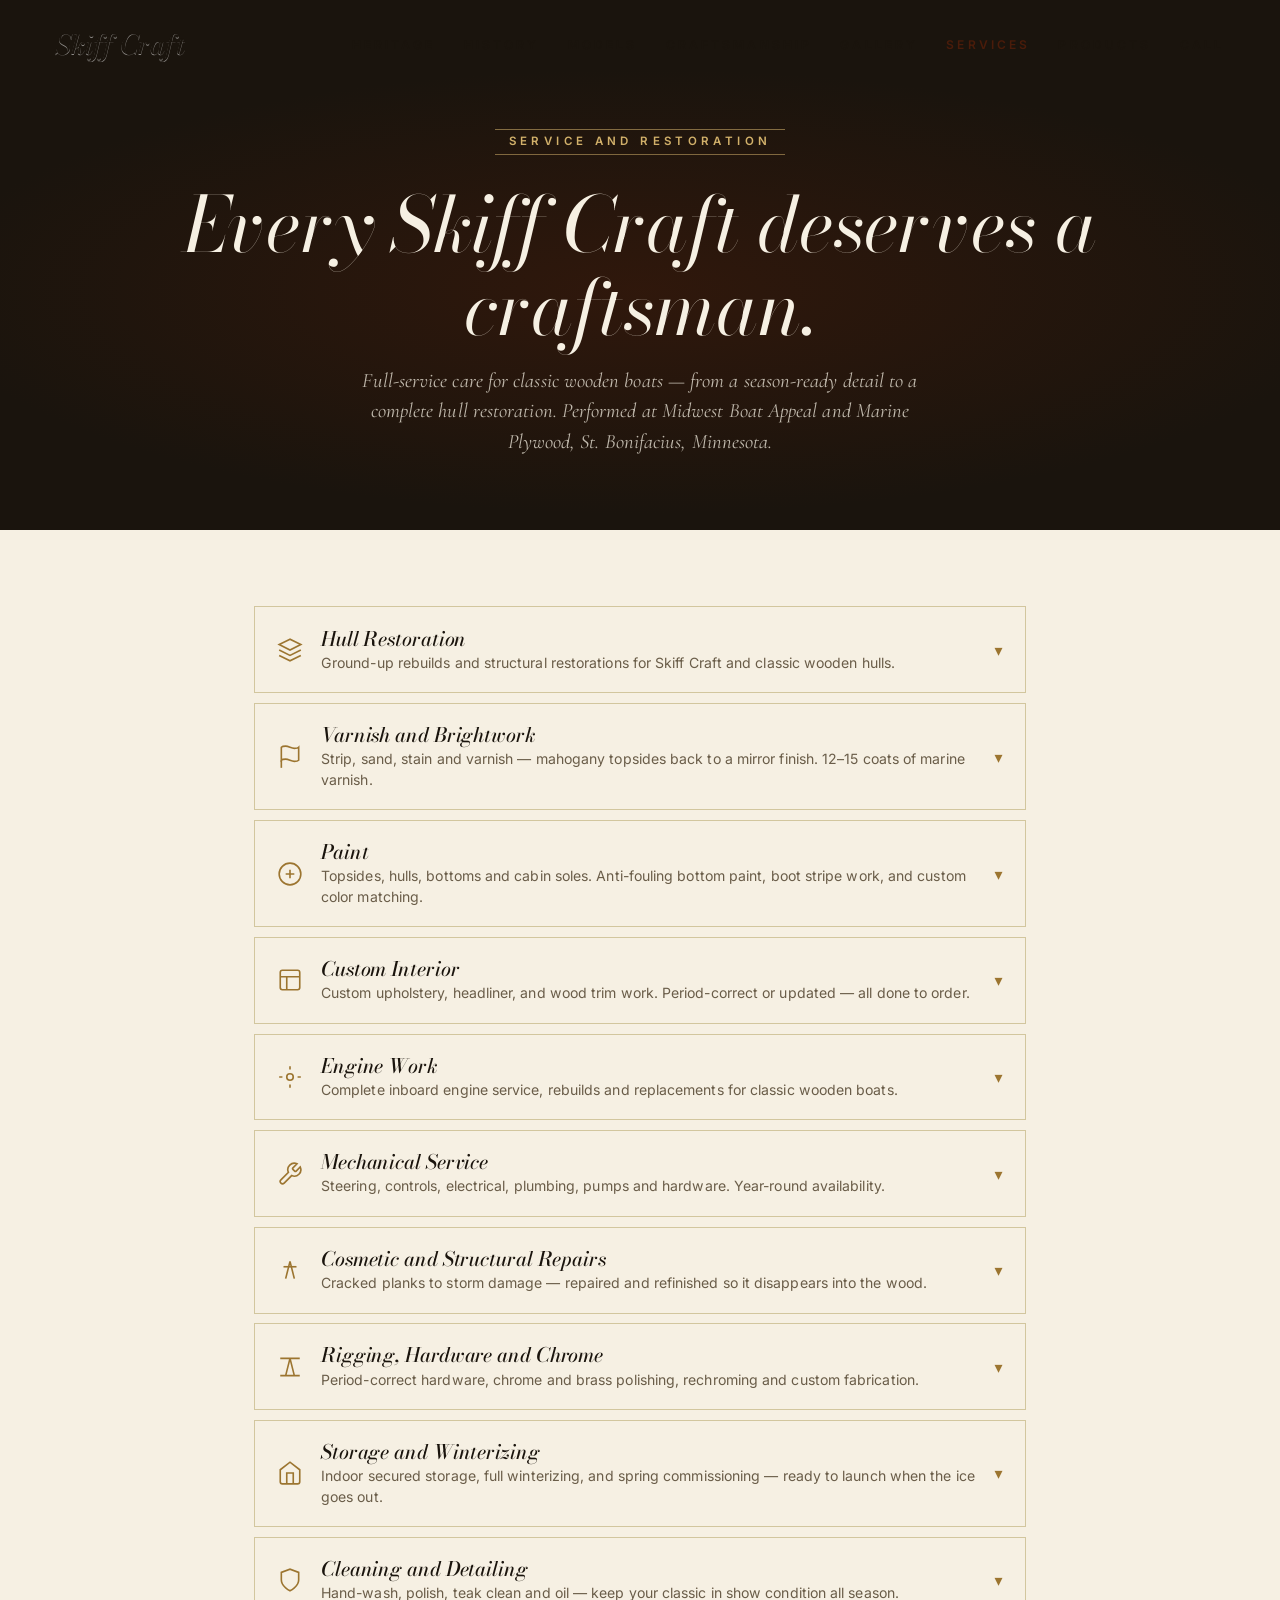
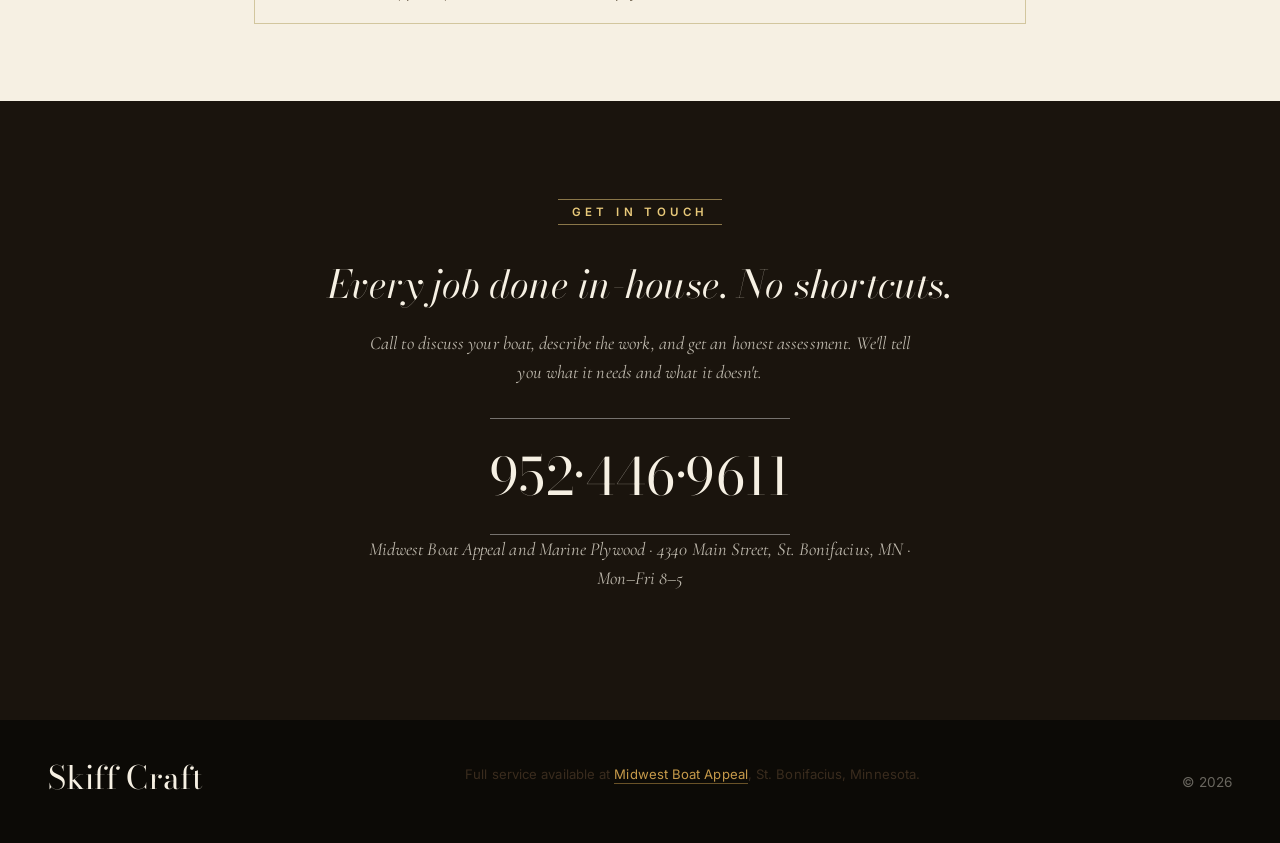
<file: skiff-craft-services.html>
<!DOCTYPE html>
<html lang="en">
<head>
<meta charset="UTF-8" />
<meta name="viewport" content="width=device-width, initial-scale=1" />
<title>Services — Skiff Craft Classic Wooden Boats</title>
<meta name="description" content="Full-service restoration, varnish, paint, custom interior, mechanical, engine work and storage for Skiff Craft and classic wooden boats. St. Bonifacius, MN." />
<link rel="preconnect" href="https://fonts.googleapis.com">
<link rel="preconnect" href="https://fonts.gstatic.com" crossorigin>
<link href="https://fonts.googleapis.com/css2?family=Bodoni+Moda:ital,opsz,wght@0,6..96,400;0,6..96,500;0,6..96,700;1,6..96,400;1,6..96,500&family=Cormorant+Garamond:ital,wght@0,400;0,500;0,600;1,400;1,500;1,600&family=Inter:wght@300;400;500;600;700&display=swap" rel="stylesheet">
<link rel="stylesheet" href="skiff-craft.css?v=2026053137" />
<style>
  /* Services page supplemental */
  .scs-hero {
    background: var(--sc-ink);
    color: var(--sc-paper);
    padding: clamp(7rem, 14vh, 11rem) clamp(1.5rem, 5vw, 4rem) clamp(4rem, 8vh, 6rem);
    text-align: center;
    position: relative;
    overflow: hidden;
  }
  .scs-hero::before {
    content: "";
    position: absolute; inset: 0;
    background: radial-gradient(ellipse 80% 60% at 50% 55%, rgba(74,28,10,.45) 0%, transparent 70%);
    pointer-events: none;
  }
  .scs-hero h1 {
    font-family: 'Bodoni Moda', Georgia, serif;
    font-style: italic;
    font-weight: 400;
    font-size: clamp(2.8rem, 6vw, 5.2rem);
    color: var(--sc-paper);
    margin: .6rem 0 1rem;
    position: relative;
  }
  .scs-hero p {
    font-family: 'Cormorant Garamond', Georgia, serif;
    font-style: italic;
    font-size: clamp(1.1rem, 1.6vw, 1.4rem);
    color: rgba(246,240,227,.75);
    max-width: 560px;
    margin: 0 auto;
    position: relative;
    line-height: 1.5;
  }

  /* Body */
  .scs-body {
    background: var(--sc-paper);
  }

  /* Services grid */
  .scs-grid {
    max-width: 1200px;
    margin: 0 auto;
    padding: clamp(4rem, 8vw, 6rem) clamp(1.5rem, 5vw, 4rem);
    display: grid;
    grid-template-columns: repeat(auto-fill, minmax(320px, 1fr));
    gap: 1px;
    background: var(--sc-line);
    border: 1px solid var(--sc-line);
  }
  .scs-card {
    background: var(--sc-paper);
    padding: 2.4rem 2.2rem;
    position: relative;
    transition: background .25s ease;
  }
  .scs-card:hover { background: var(--sc-paper-2); }
  .scs-card-icon {
    width: 48px; height: 48px;
    display: flex; align-items: center; justify-content: center;
    color: var(--sc-brass);
    margin-bottom: 1.2rem;
  }
  .scs-card h3 {
    font-family: 'Bodoni Moda', Georgia, serif;
    font-style: italic;
    font-weight: 500;
    font-size: 1.4rem;
    color: var(--sc-ink);
    margin: 0 0 .6em;
    line-height: 1.15;
  }
  .scs-card > p {
    font-size: .96rem;
    color: var(--sc-ink-2);
    margin: 0 0 1.1rem;
    line-height: 1.6;
  }
  .scs-list {
    list-style: none;
    padding: 0;
    margin: 0;
    border-top: 1px solid var(--sc-line);
    padding-top: .9rem;
  }
  .scs-list li {
    position: relative;
    padding: .28rem 0 .28rem 1.1rem;
    font-size: .88rem;
    color: var(--sc-grey);
    line-height: 1.45;
  }
  .scs-list li::before {
    content: "";
    position: absolute; left: 0; top: .62em;
    width: 4px; height: 4px;
    background: var(--sc-brass);
    border-radius: 50%;
  }

  /* Promise band */
  .scs-promise {
    background: var(--sc-ink);
    color: var(--sc-paper);
    padding: clamp(4rem, 8vw, 6rem) clamp(1.5rem, 5vw, 4rem);
    text-align: center;
  }
  .scs-promise h2 {
    font-family: 'Bodoni Moda', Georgia, serif;
    font-style: italic;
    font-weight: 400;
    font-size: clamp(1.8rem, 3vw, 2.6rem);
    color: var(--sc-paper);
    max-width: 720px;
    margin: 1rem auto 1.4rem;
    line-height: 1.2;
  }
  .scs-promise p {
    font-family: 'Cormorant Garamond', Georgia, serif;
    font-style: italic;
    font-size: 1.15rem;
    color: rgba(246,240,227,.75);
    max-width: 560px;
    margin: 0 auto 2rem;
    line-height: 1.55;
  }
  .scs-cta-number {
    display: inline-block;
    font-family: 'Bodoni Moda', Georgia, serif;
    font-weight: 400;
    font-size: clamp(2rem, 4vw, 3.2rem);
    color: #ffffff;
    text-decoration: none;
    padding: .3em 0;
    border-top: 1px solid rgba(255,255,255,.4);
    border-bottom: 1px solid rgba(255,255,255,.4);
    letter-spacing: .01em;
    transition: color .2s ease, border-color .2s ease;
  }
  .scs-cta-number:hover {
    color: var(--sc-brass-2);
    border-color: var(--sc-brass-2);
  }
  .scs-note {
    margin: 1.2rem 0 0;
    font-size: .88rem;
    color: rgba(246,240,227,.5);
    font-style: italic;
  }

  /* Dropdown layout */
  .scs-dropdowns {
    max-width: 900px;
    margin: 0 auto;
    padding: clamp(3rem, 6vw, 5rem) clamp(1.5rem, 5vw, 4rem);
    display: grid;
    gap: .6rem;
  }
  .scs-dd {
    background: var(--sc-paper);
    border: 1px solid var(--sc-line);
    overflow: hidden;
    transition: border-color .2s ease, box-shadow .2s ease;
  }
  .scs-dd[open] {
    border-color: var(--sc-brass);
    box-shadow: 0 12px 32px -16px rgba(74,28,10,.18);
  }
  .scs-dd > summary {
    list-style: none;
    cursor: pointer;
    padding: 1.2rem 1.4rem;
    display: flex;
    align-items: center;
    gap: 1.1rem;
    user-select: none;
  }
  .scs-dd > summary::-webkit-details-marker { display: none; }
  .scs-dd-icon {
    flex-shrink: 0;
    color: var(--sc-brass);
    display: flex;
    align-items: center;
  }
  .scs-dd[open] .scs-dd-icon { color: var(--sc-mahog); }
  .scs-dd-label { flex: 1; }
  .scs-dd-label h3 {
    font-family: 'Bodoni Moda', Georgia, serif;
    font-style: italic;
    font-weight: 500;
    font-size: 1.25rem;
    color: var(--sc-ink);
    margin: 0 0 .2rem;
    line-height: 1.15;
  }
  .scs-dd-label p {
    font-size: .88rem;
    color: var(--sc-grey);
    margin: 0;
    line-height: 1.45;
  }
  .scs-dd-arrow {
    flex-shrink: 0;
    font-size: 1rem;
    color: var(--sc-brass);
    transition: transform .25s ease;
    line-height: 1;
  }
  .scs-dd[open] .scs-dd-arrow { transform: rotate(180deg); }
  .scs-dd-body {
    padding: 0 1.4rem 1.4rem 4.2rem;
    border-top: 2px solid var(--sc-line-2);
    background: var(--sc-paper-2);
    animation: scDdIn .2s ease both;
  }
  @keyframes scDdIn {
    from { opacity: 0; transform: translateY(-4px); }
    to   { opacity: 1; transform: translateY(0); }
  }
  .scs-dd-body .scs-list {
    padding-top: 1rem;
    margin: 0;
    border-top: none;
  }
</style>
</head>
<body class="sc-body">

<!-- NAV -->
<header class="sc-nav is-stuck" id="nav">
  <a href="skiff-craft.html" class="sc-brand" aria-label="Skiff Craft">
    <span class="sc-wordmark">Skiff Craft</span>
  </a>
  <nav class="sc-nav-links" aria-label="Primary">
    <a href="skiff-craft.html#heritage">Heritage</a>
    <a href="skiff-craft.html#history">History</a>
    <a href="skiff-craft.html#models">Models</a>
    <a href="skiff-craft.html#craftsmanship">Craftsmanship</a>
    <a href="skiff-craft.html#gallery">Gallery</a>
    <a href="skiff-craft-services.html" style="color:var(--sc-mahog)">Services</a>
    <a href="skiff-craft-products.html">Products</a>
    <a href="skiff-craft.html#contact">Call</a>
  </nav>
</header>

<!-- HERO -->
<section class="scs-hero">
  <span class="sc-tag light">Service and Restoration</span>
  <h1>Every Skiff Craft deserves a craftsman.</h1>
  <p>Full-service care for classic wooden boats — from a season-ready detail to a complete hull restoration. Performed at Midwest Boat Appeal and Marine Plywood, St. Bonifacius, Minnesota.</p>
</section>

<!-- SERVICES GRID -->
<div class="scs-body">
  <div class="scs-dropdowns">

    <details class="scs-dd">
      <summary>
        <div class="scs-dd-icon"><svg width="26" height="26" viewBox="0 0 24 24" fill="none" stroke="currentColor" stroke-width="1.5"><path d="M12 2L2 7l10 5 10-5-10-5zM2 17l10 5 10-5M2 12l10 5 10-5"/></svg></div>
        <div class="scs-dd-label">
          <h3>Hull Restoration</h3>
          <p>Ground-up rebuilds and structural restorations for Skiff Craft and classic wooden hulls.</p>
        </div>
        <span class="scs-dd-arrow">▾</span>
      </summary>
      <div class="scs-dd-body">
        <ul class="scs-list">
          <li>Full hull teardown and survey</li>
          <li>Frame and rib replacement</li>
          <li>Replanking and bottom replacement</li>
          <li>Transom rebuild</li>
          <li>Lapstrake plank repair and replacement</li>
          <li>Deck replacement and recaulking</li>
          <li>Structural fiberglass reinforcement</li>
        </ul>
      </div>
    </details>

    <details class="scs-dd">
      <summary>
        <div class="scs-dd-icon"><svg width="26" height="26" viewBox="0 0 24 24" fill="none" stroke="currentColor" stroke-width="1.5"><path d="M4 15s1-1 4-1 5 2 8 2 4-1 4-1V3s-1 1-4 1-5-2-8-2-4 1-4 1z"/><line x1="4" y1="22" x2="4" y2="15"/></svg></div>
        <div class="scs-dd-label">
          <h3>Varnish and Brightwork</h3>
          <p>Strip, sand, stain and varnish — mahogany topsides back to a mirror finish. 12–15 coats of marine varnish.</p>
        </div>
        <span class="scs-dd-arrow">▾</span>
      </summary>
      <div class="scs-dd-body">
        <ul class="scs-list">
          <li>Full strip and bare-wood preparation</li>
          <li>Grain raising and stain matching</li>
          <li>12–15 coat marine varnish system</li>
          <li>Hand-rubbed between coats</li>
          <li>Interlux and Epifanes varnish</li>
          <li>Annual brightwork maintenance coats</li>
          <li>Teak brightwork and oiling</li>
        </ul>
      </div>
    </details>

    <details class="scs-dd">
      <summary>
        <div class="scs-dd-icon"><svg width="26" height="26" viewBox="0 0 24 24" fill="none" stroke="currentColor" stroke-width="1.5"><circle cx="12" cy="12" r="10"/><path d="M8 12h8M12 8v8"/></svg></div>
        <div class="scs-dd-label">
          <h3>Paint</h3>
          <p>Topsides, hulls, bottoms and cabin soles. Anti-fouling bottom paint, boot stripe work, and custom color matching.</p>
        </div>
        <span class="scs-dd-arrow">▾</span>
      </summary>
      <div class="scs-dd-body">
        <ul class="scs-list">
          <li>Topside paint (Interlux, Epifanes, Awlgrip)</li>
          <li>Anti-fouling bottom paint</li>
          <li>Boot stripe painting and renewal</li>
          <li>Cabin sole and interior paint</li>
          <li>Custom color matching</li>
          <li>Fairing and prep work</li>
          <li>Clear coat and sealers</li>
        </ul>
      </div>
    </details>

    <details class="scs-dd">
      <summary>
        <div class="scs-dd-icon"><svg width="26" height="26" viewBox="0 0 24 24" fill="none" stroke="currentColor" stroke-width="1.5"><rect x="3" y="3" width="18" height="18" rx="2"/><path d="M3 9h18M9 21V9"/></svg></div>
        <div class="scs-dd-label">
          <h3>Custom Interior</h3>
          <p>Custom upholstery, headliner, and wood trim work. Period-correct or updated — all done to order.</p>
        </div>
        <span class="scs-dd-arrow">▾</span>
      </summary>
      <div class="scs-dd-body">
        <ul class="scs-list">
          <li>Seat upholstery (marine vinyl, canvas)</li>
          <li>Custom cushion fabrication</li>
          <li>Teak and holly flooring</li>
          <li>Headliner replacement</li>
          <li>Cabinet and locker woodwork</li>
          <li>Mahogany trim and paneling</li>
        </ul>
      </div>
    </details>

    <details class="scs-dd">
      <summary>
        <div class="scs-dd-icon"><svg width="26" height="26" viewBox="0 0 24 24" fill="none" stroke="currentColor" stroke-width="1.5"><circle cx="12" cy="12" r="3"/><path d="M12 2v3M12 19v3M2 12h3M19 12h3"/></svg></div>
        <div class="scs-dd-label">
          <h3>Engine Work</h3>
          <p>Complete inboard engine service, rebuilds and replacements for classic wooden boats.</p>
        </div>
        <span class="scs-dd-arrow">▾</span>
      </summary>
      <div class="scs-dd-body">
        <ul class="scs-list">
          <li>Engine tune-ups and full service</li>
          <li>Carburetor rebuild and fuel system</li>
          <li>Engine rebuilds (partial and complete)</li>
          <li>Engine replacement and repowering</li>
          <li>Exhaust system work</li>
          <li>MerCruiser, Volvo, Chris-Craft, Chrysler</li>
        </ul>
      </div>
    </details>

    <details class="scs-dd">
      <summary>
        <div class="scs-dd-icon"><svg width="26" height="26" viewBox="0 0 24 24" fill="none" stroke="currentColor" stroke-width="1.5"><path d="M14.7 6.3a1 1 0 0 0 0 1.4l1.6 1.6a1 1 0 0 0 1.4 0l3.77-3.77a6 6 0 0 1-7.94 7.94l-6.91 6.91a2.12 2.12 0 0 1-3-3l6.91-6.91a6 6 0 0 1 7.94-7.94l-3.76 3.76z"/></svg></div>
        <div class="scs-dd-label">
          <h3>Mechanical Service</h3>
          <p>Steering, controls, electrical, plumbing, pumps and hardware. Year-round availability.</p>
        </div>
        <span class="scs-dd-arrow">▾</span>
      </summary>
      <div class="scs-dd-body">
        <ul class="scs-list">
          <li>Steering and control cable replacement</li>
          <li>Hydraulic steering service</li>
          <li>Electrical diagnosis and rewiring</li>
          <li>Fuel system inspection and repair</li>
          <li>Bilge pump and through-hull service</li>
          <li>Outdrive and propeller service</li>
          <li>Hardware fitting and replacement</li>
        </ul>
      </div>
    </details>

    <details class="scs-dd">
      <summary>
        <div class="scs-dd-icon"><svg width="26" height="26" viewBox="0 0 24 24" fill="none" stroke="currentColor" stroke-width="1.5"><path d="M8 20l4-16 4 16"/><path d="M6 9h12"/></svg></div>
        <div class="scs-dd-label">
          <h3>Cosmetic and Structural Repairs</h3>
          <p>Cracked planks to storm damage — repaired and refinished so it disappears into the wood.</p>
        </div>
        <span class="scs-dd-arrow">▾</span>
      </summary>
      <div class="scs-dd-body">
        <ul class="scs-list">
          <li>Plank, rib and frame repair</li>
          <li>Checking and crack repair</li>
          <li>Rot treatment and replacement</li>
          <li>Rub rail replacement</li>
          <li>Chine and keel repair</li>
          <li>Insurance claims handled</li>
        </ul>
      </div>
    </details>

    <details class="scs-dd">
      <summary>
        <div class="scs-dd-icon"><svg width="26" height="26" viewBox="0 0 24 24" fill="none" stroke="currentColor" stroke-width="1.5"><path d="M8 20l4-16 4 16M3 4l18 0M3 20l18 0"/></svg></div>
        <div class="scs-dd-label">
          <h3>Rigging, Hardware and Chrome</h3>
          <p>Period-correct hardware, chrome and brass polishing, rechroming and custom fabrication.</p>
        </div>
        <span class="scs-dd-arrow">▾</span>
      </summary>
      <div class="scs-dd-body">
        <ul class="scs-list">
          <li>Cleat and hardware replacement</li>
          <li>Chrome and brass polishing</li>
          <li>Rechroming coordination</li>
          <li>Windshield frame work</li>
          <li>Bow light and running light service</li>
          <li>Custom stainless fabrication</li>
          <li>Prop shaft and strut alignment</li>
        </ul>
      </div>
    </details>

    <details class="scs-dd">
      <summary>
        <div class="scs-dd-icon"><svg width="26" height="26" viewBox="0 0 24 24" fill="none" stroke="currentColor" stroke-width="1.5"><path d="M3 9l9-7 9 7v11a2 2 0 0 1-2 2H5a2 2 0 0 1-2-2z"/><polyline points="9 22 9 12 15 12 15 22"/></svg></div>
        <div class="scs-dd-label">
          <h3>Storage and Winterizing</h3>
          <p>Indoor secured storage, full winterizing, and spring commissioning — ready to launch when the ice goes out.</p>
        </div>
        <span class="scs-dd-arrow">▾</span>
      </summary>
      <div class="scs-dd-body">
        <ul class="scs-list">
          <li>Indoor secured storage</li>
          <li>Outdoor storage with shrinkwrap</li>
          <li>Engine winterizing</li>
          <li>Water system winterizing</li>
          <li>Winter service — work done while stored</li>
          <li>Spring commissioning and engine run-up</li>
          <li>Pick-up and delivery available</li>
        </ul>
      </div>
    </details>

    <details class="scs-dd">
      <summary>
        <div class="scs-dd-icon"><svg width="26" height="26" viewBox="0 0 24 24" fill="none" stroke="currentColor" stroke-width="1.5"><path d="M12 22s8-4 8-10V5l-8-3-8 3v7c0 6 8 10 8 10z"/></svg></div>
        <div class="scs-dd-label">
          <h3>Cleaning and Detailing</h3>
          <p>Hand-wash, polish, teak clean and oil — keep your classic in show condition all season.</p>
        </div>
        <span class="scs-dd-arrow">▾</span>
      </summary>
      <div class="scs-dd-body">
        <ul class="scs-list">
          <li>Hand-wash and hull polish</li>
          <li>Teak cleaning and oiling</li>
          <li>Varnish inspection and touch-up</li>
          <li>Brightwork cleaning and protection</li>
          <li>Bilge cleaning</li>
          <li>Canvas and cover cleaning</li>
          <li>Dockside detailing (Lake Minnetonka)</li>
        </ul>
      </div>
    </details>

  </div>
</div>

<!-- CTA / CONTACT BAND -->
<section class="scs-promise">
  <span class="sc-tag light">Get in touch</span>
  <h2>Every job done in-house. No shortcuts.</h2>
  <p>Call to discuss your boat, describe the work, and get an honest assessment. We'll tell you what it needs and what it doesn't.</p>
  <a class="scs-cta-number" href="tel:9524469611">952·446·9611</a>
  <p class="scs-note">Midwest Boat Appeal and Marine Plywood · 4340 Main Street, St. Bonifacius, MN · Mon–Fri 8–5</p>
</section>

<!-- FOOTER -->
<footer class="sc-footer">
  <div class="sc-footer-inner">
    <span class="sc-footer-mark">Skiff Craft</span>
    <p class="sc-footer-note">
      Full service available at <a href="index.html">Midwest Boat Appeal</a>, St.&nbsp;Bonifacius, Minnesota.
    </p>
    <span class="sc-footer-year">© <span id="year">2026</span></span>
  </div>
</footer>

<script>
  document.getElementById('year').textContent = new Date().getFullYear();
  const nav = document.getElementById('nav');
  window.addEventListener('scroll', () => {
    nav.classList.toggle('is-stuck', window.scrollY > 40);
  }, { passive: true });
</script>
</body>
</html>
</file>
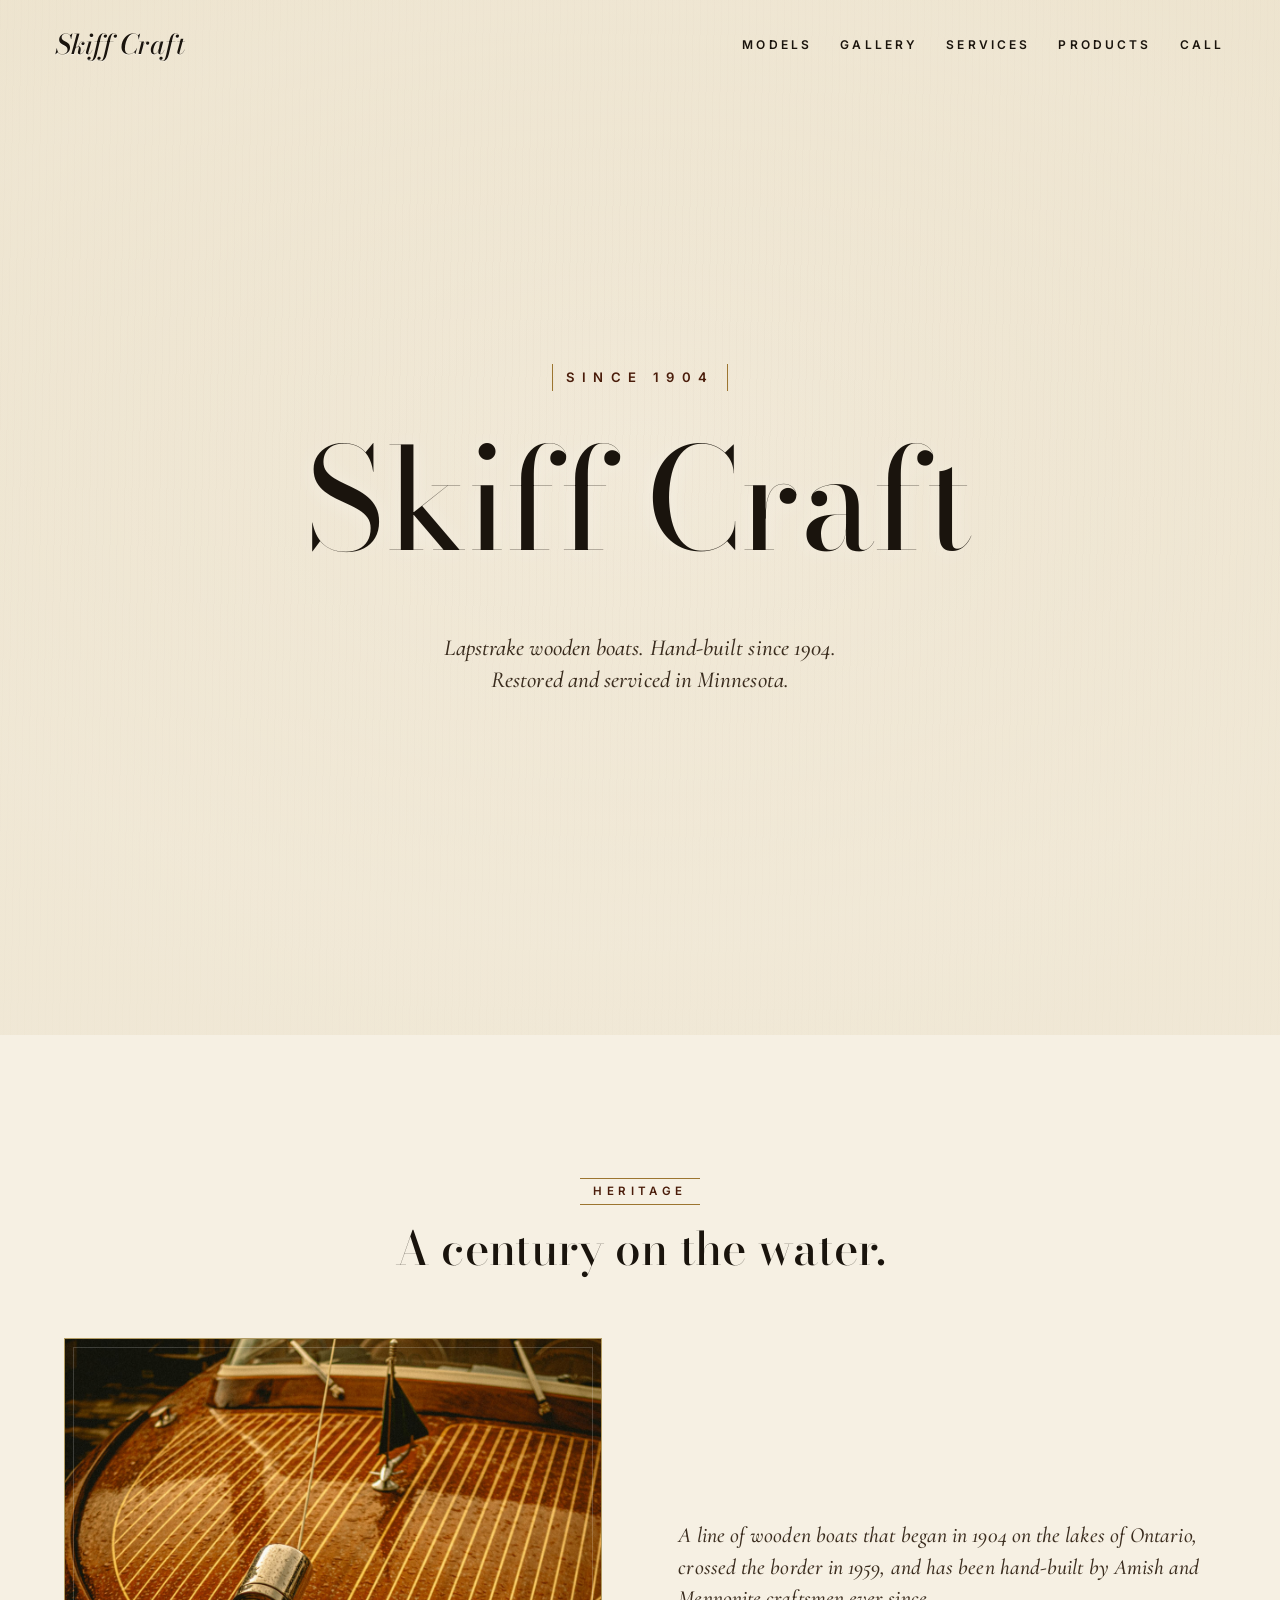
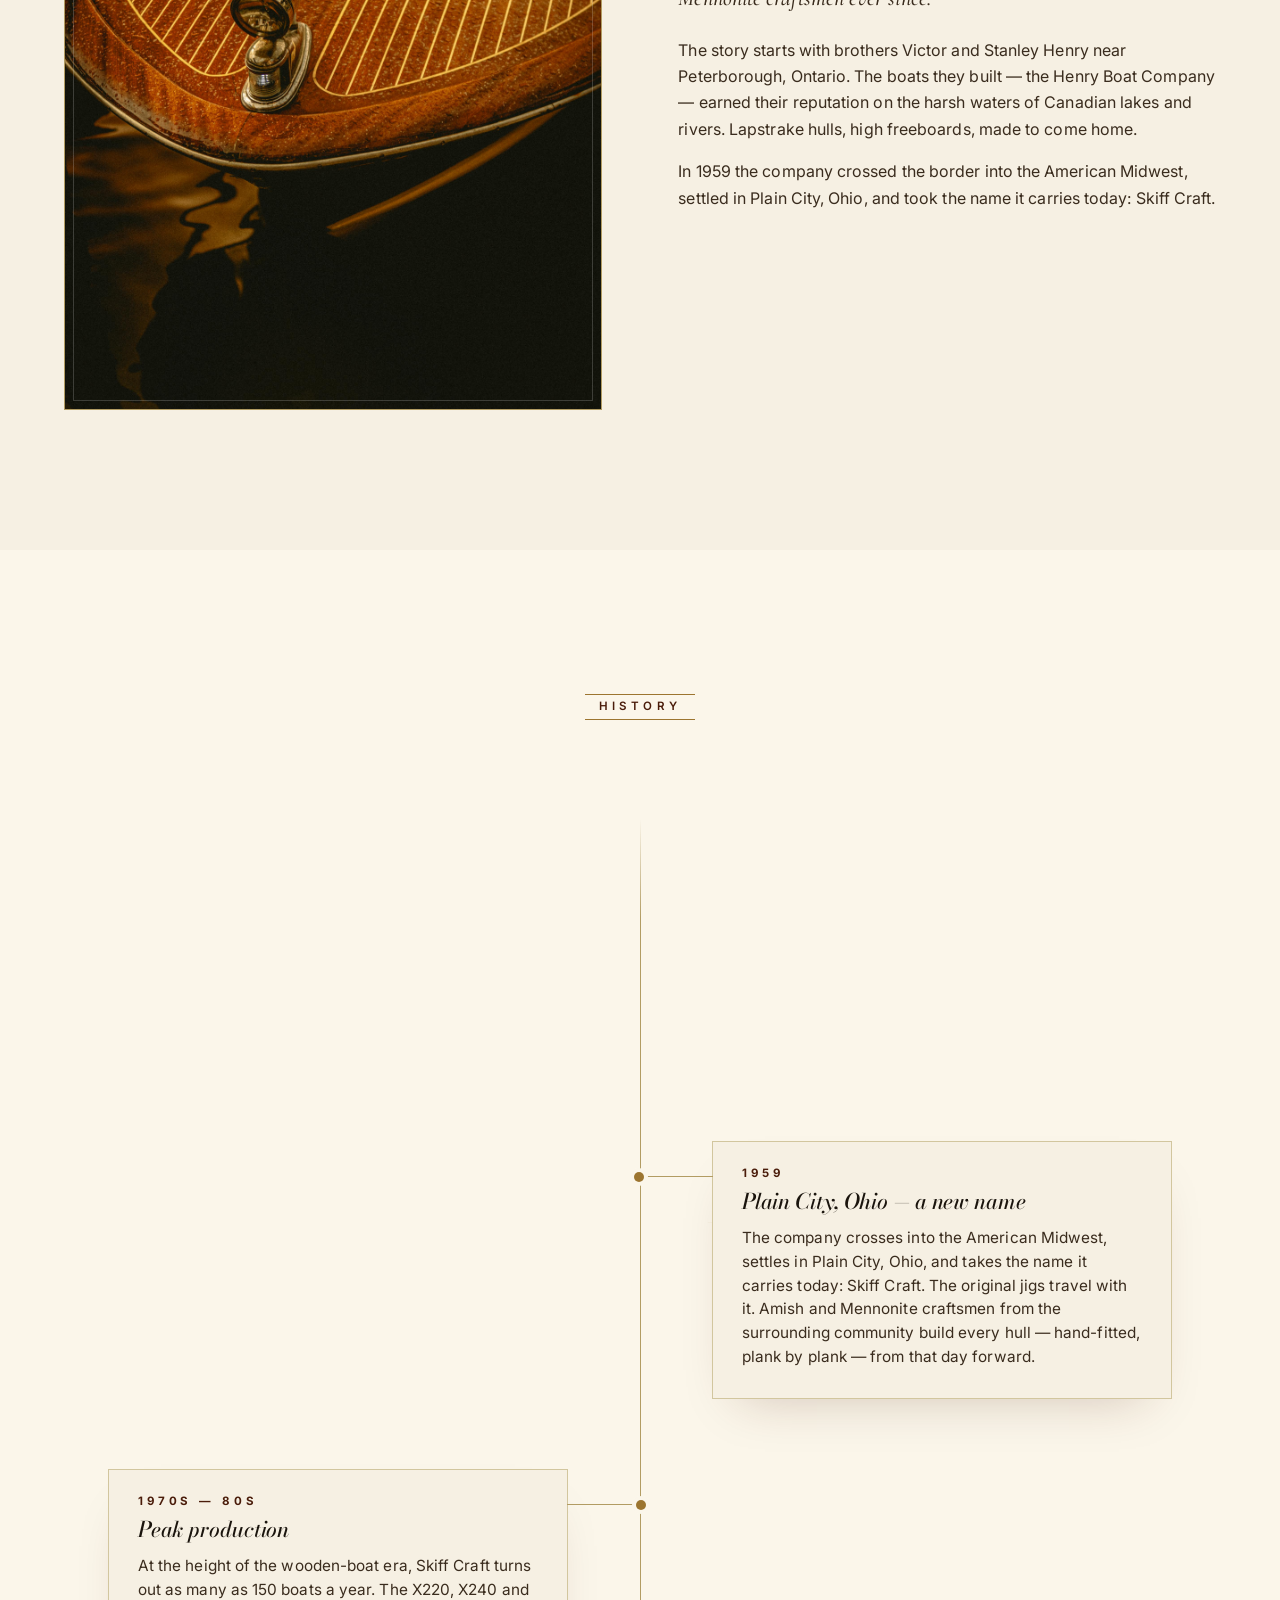
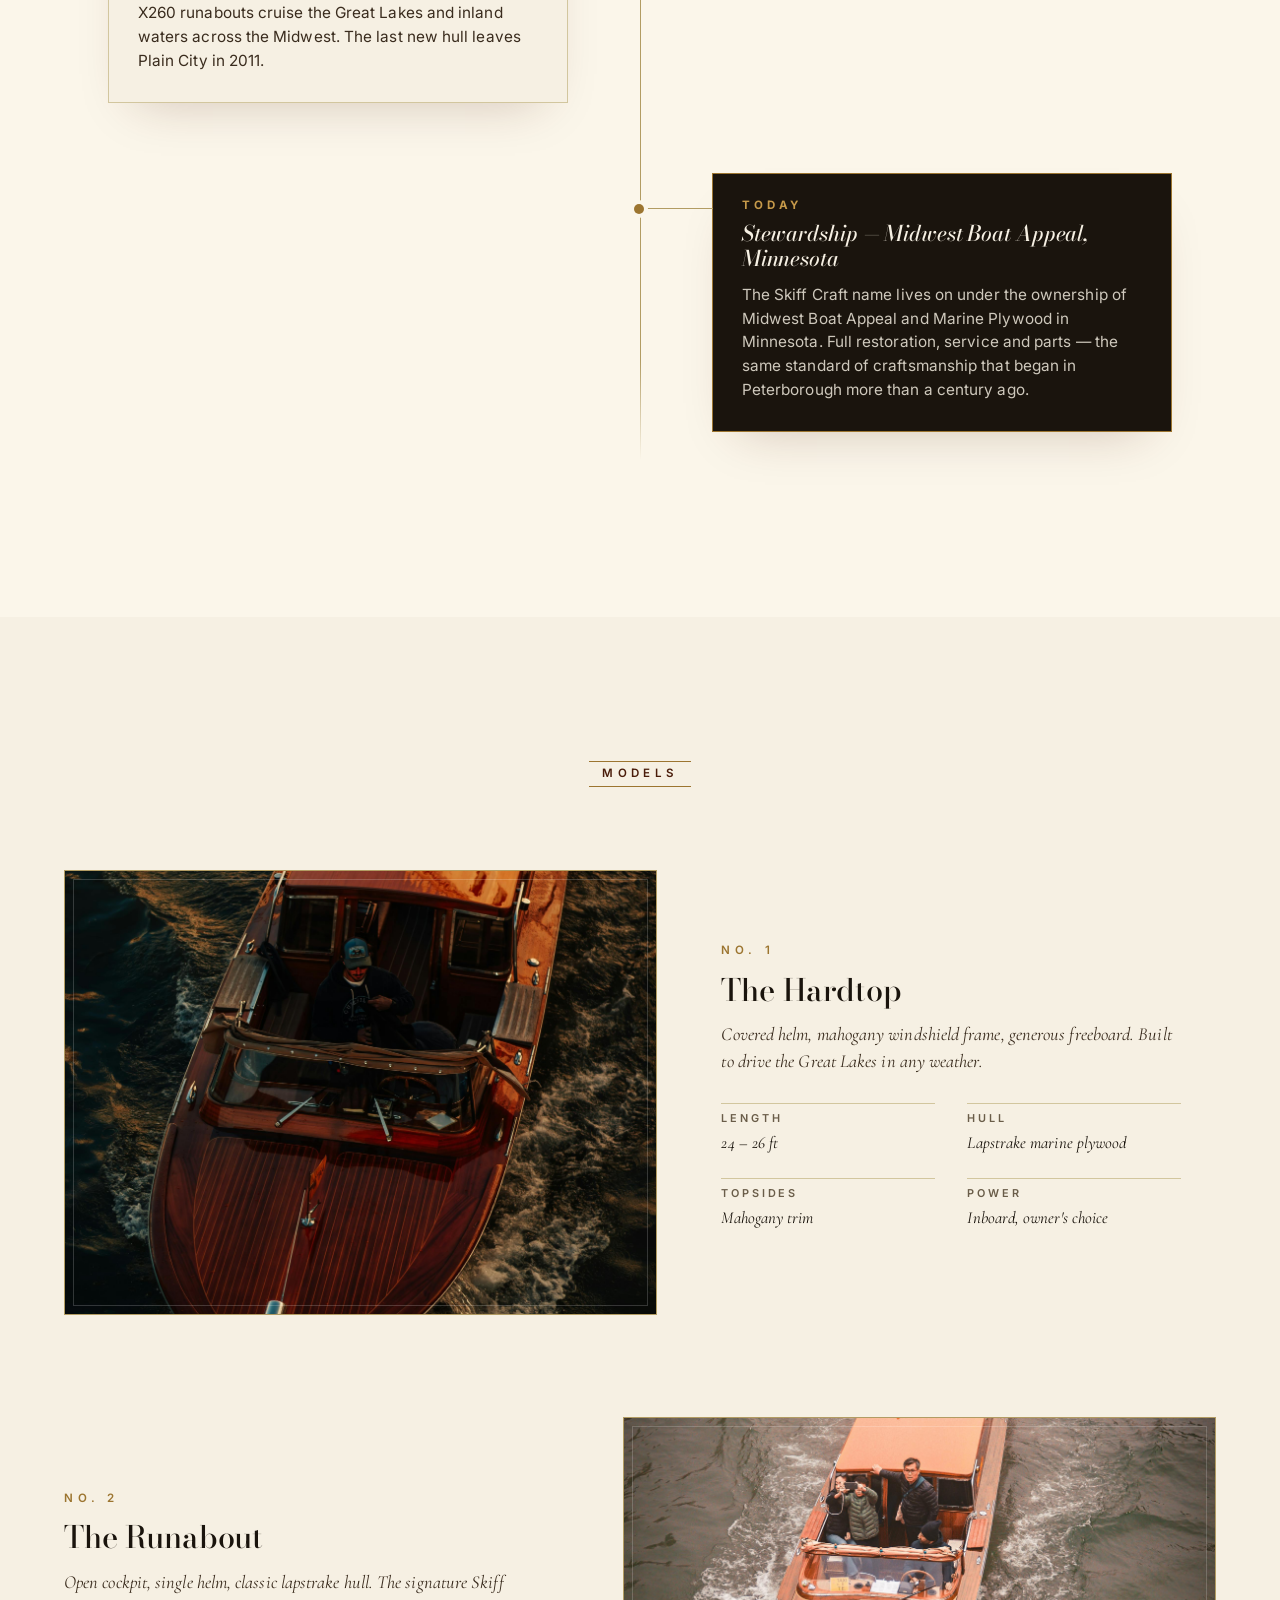
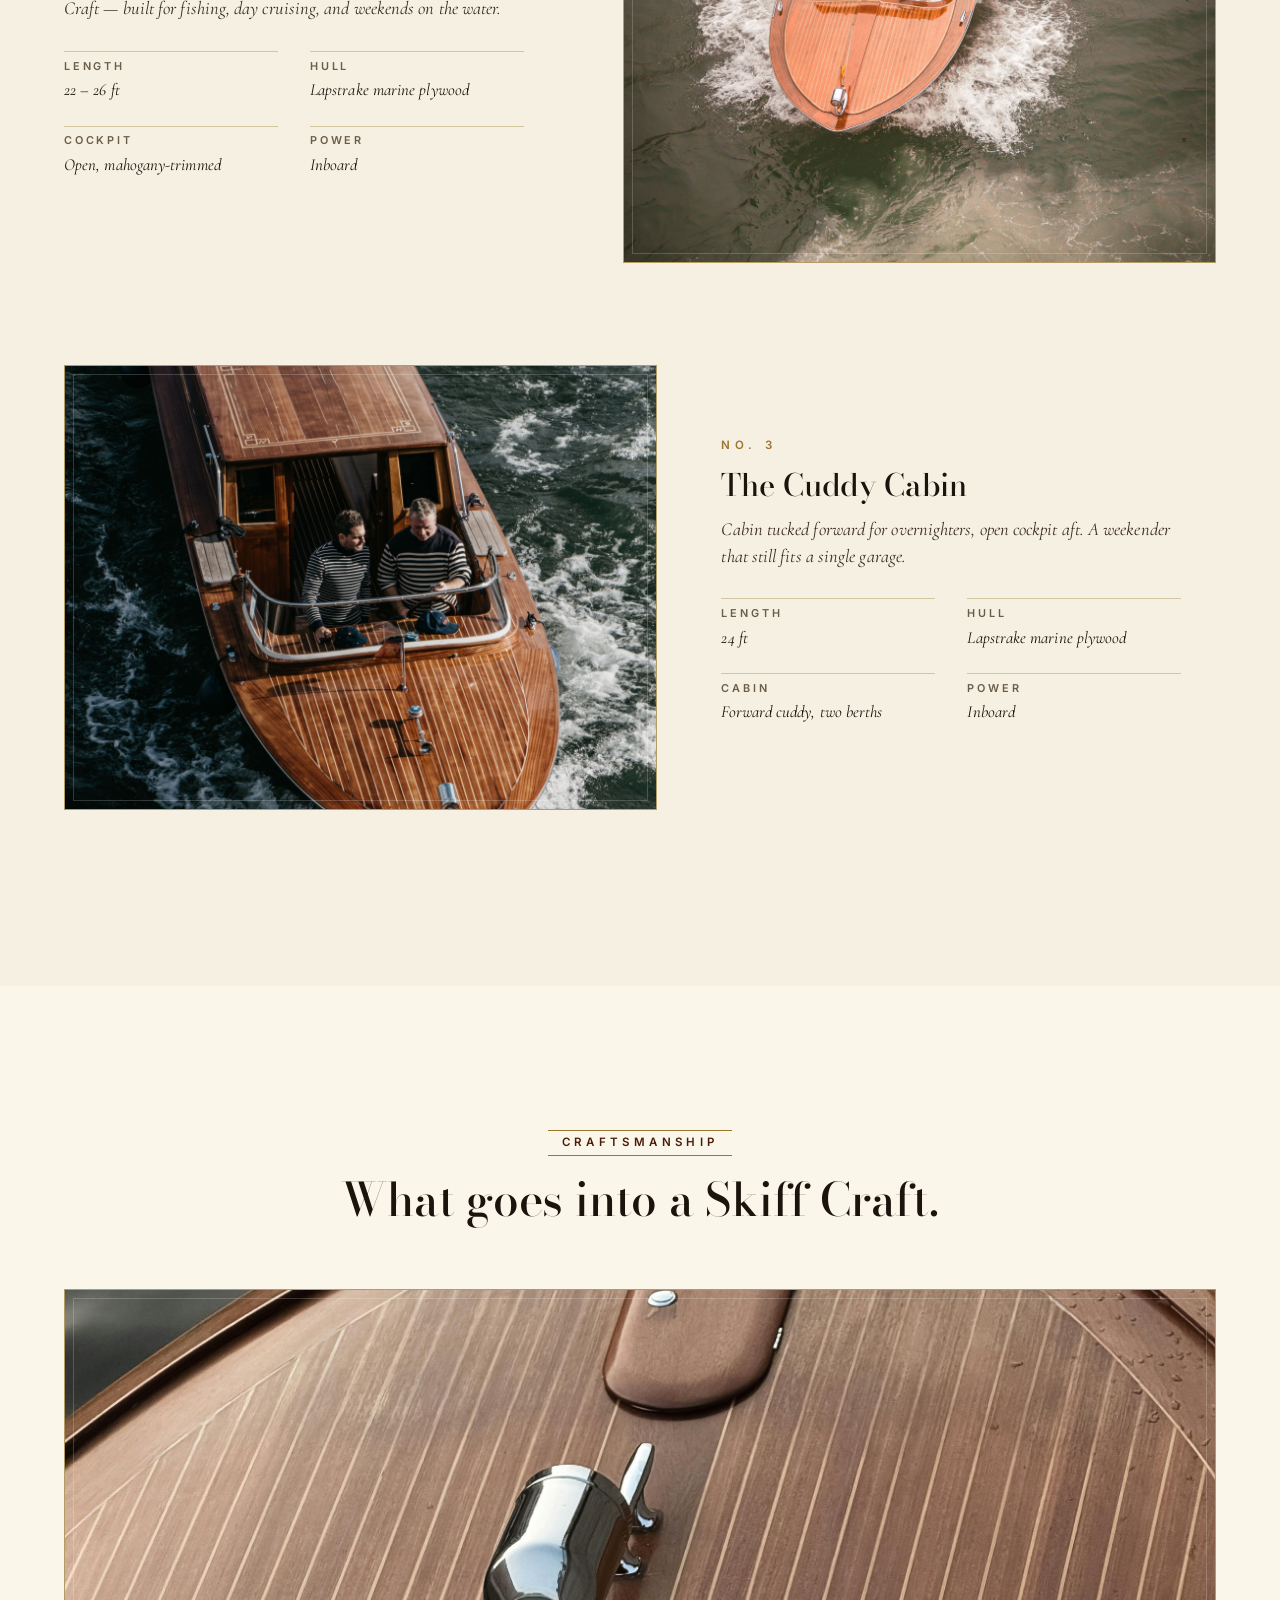
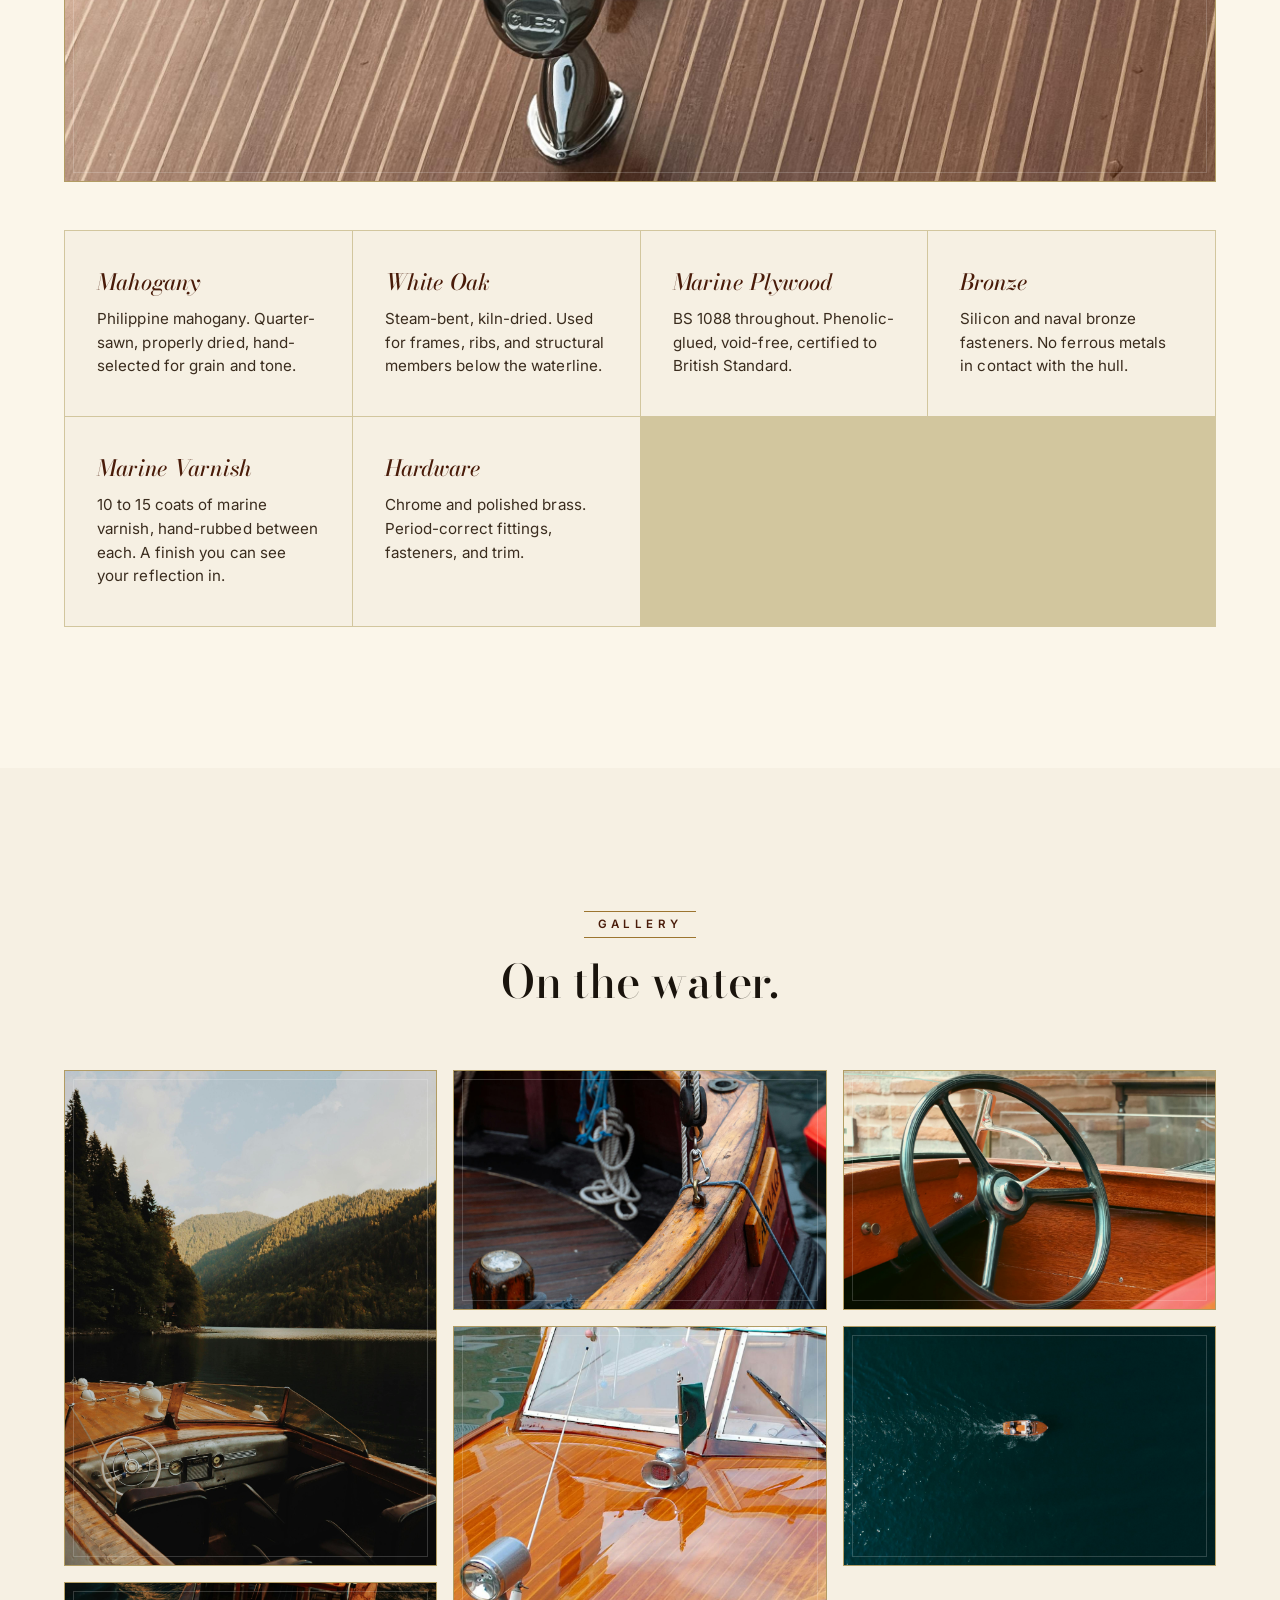
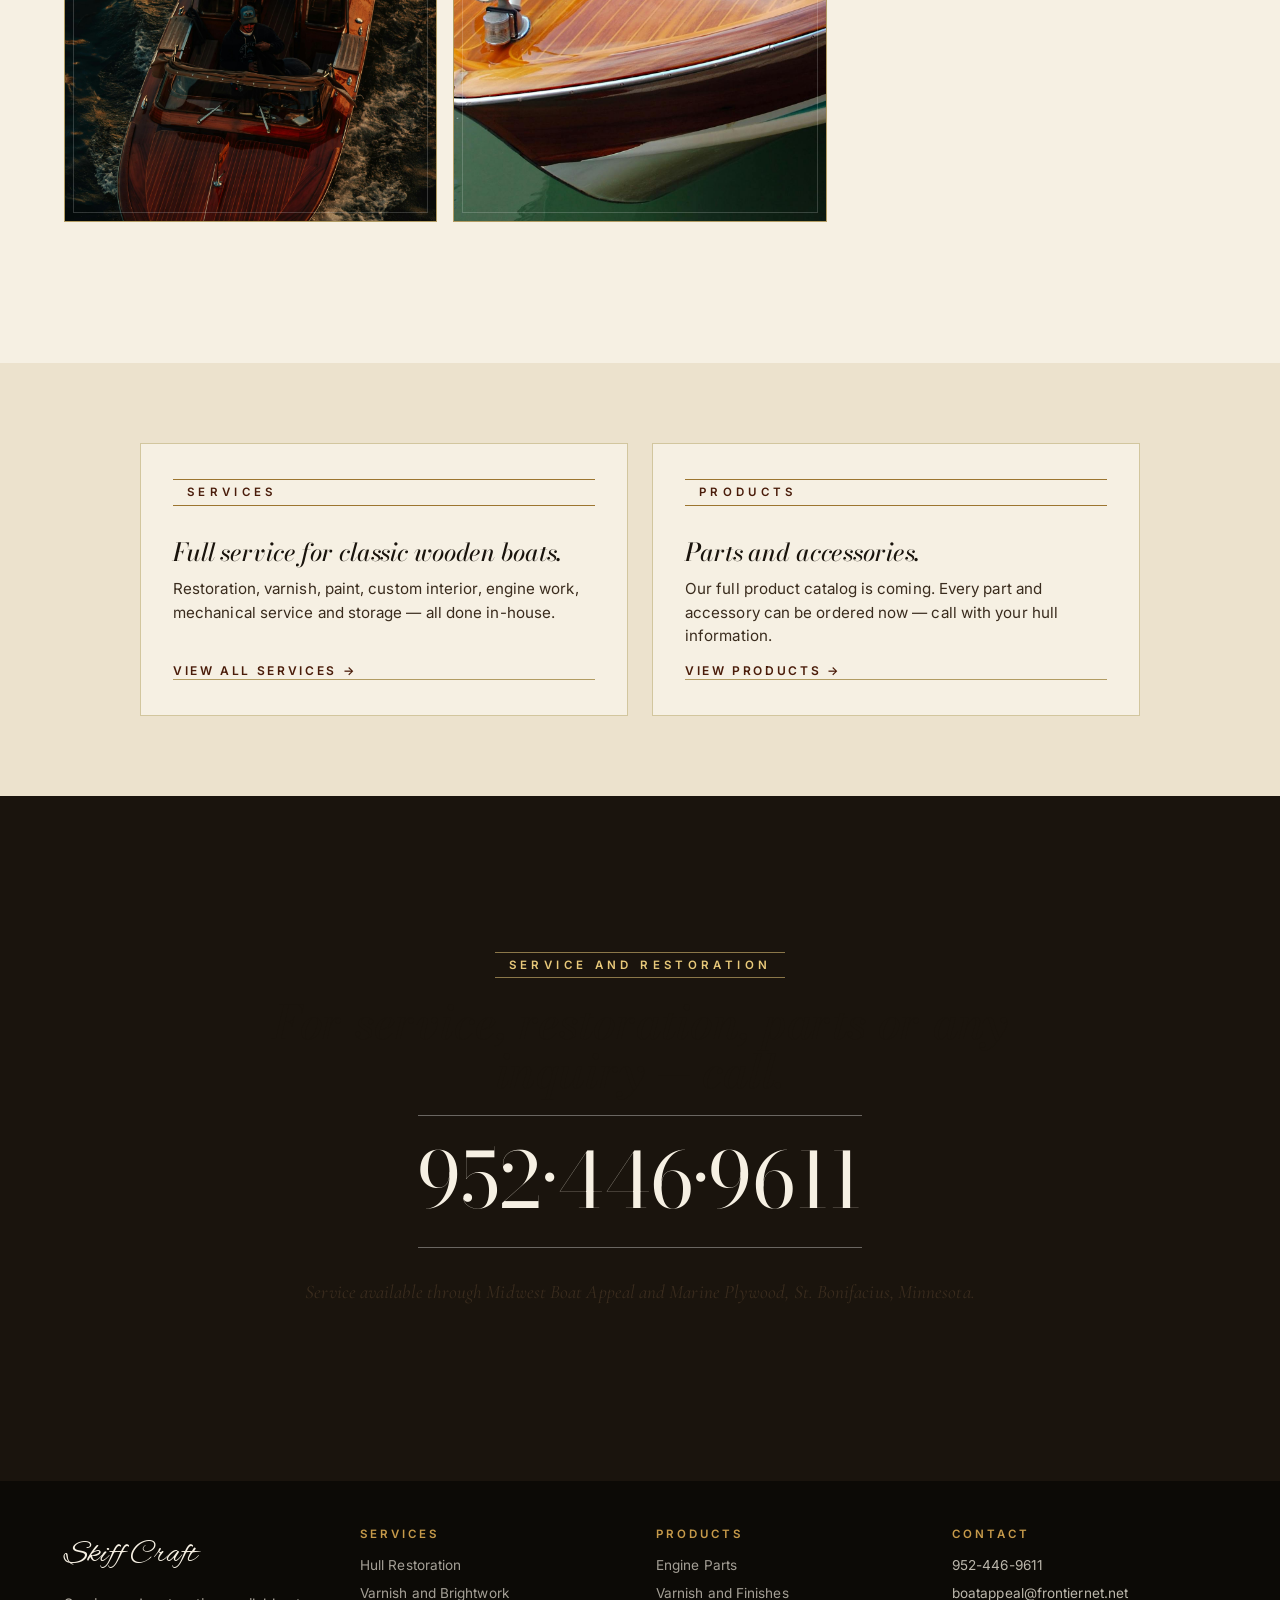
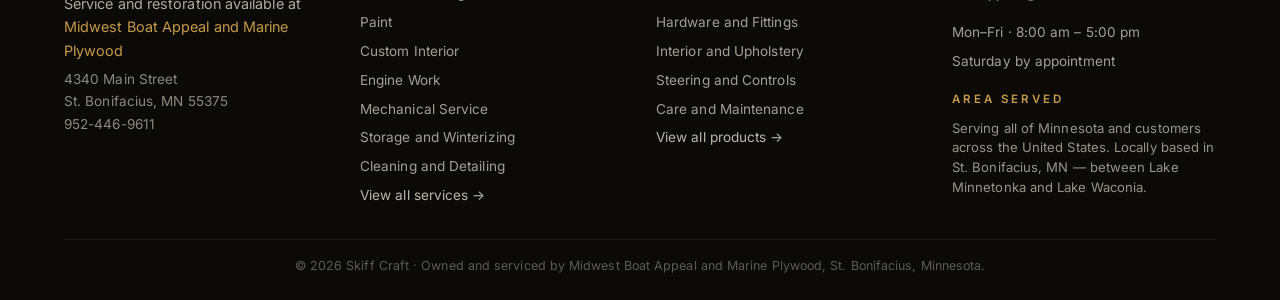
<file: skiff-craft.html>
<!DOCTYPE html>
<html lang="en">
<head>
<meta charset="UTF-8" />
<meta name="viewport" content="width=device-width, initial-scale=1" />
<title>Skiff Craft — Classic Wooden Boats</title>
<meta name="description" content="Skiff Craft. Hand-built classic wooden boats. Mahogany topsides, white-oak frames, hand-rubbed marine varnish. Built one at a time." />
<link rel="preconnect" href="https://fonts.googleapis.com">
<link rel="preconnect" href="https://fonts.gstatic.com" crossorigin>
<link href="https://fonts.googleapis.com/css2?family=Bodoni+Moda:ital,opsz,wght@0,6..96,400;0,6..96,500;0,6..96,700;1,6..96,400;1,6..96,500&family=Alex+Brush&family=Cormorant+Garamond:ital,wght@0,400;0,500;0,600;1,400;1,500;1,600&family=Inter:wght@300;400;500;600;700&display=swap" rel="stylesheet">
<link rel="stylesheet" href="skiff-craft.css?v=2026053137" />
</head>
<body class="sc-body">

<!-- ============ NAV ============ -->
<header class="sc-nav" id="nav">
  <a href="#top" class="sc-brand" aria-label="Skiff Craft">
    <span class="sc-wordmark">Skiff Craft</span>
  </a>
  <nav class="sc-nav-links" aria-label="Primary">
    <a href="#models">Models</a>
    <a href="#gallery">Gallery</a>
    <a href="skiff-craft-services.html">Services</a>
    <a href="skiff-craft-products.html">Products</a>
    <a href="#contact">Call</a>
  </nav>
</header>

<!-- ============ HERO ============ -->
<section class="sc-hero" id="top">
  <div class="sc-hero-media" aria-hidden="true">
    <div class="sc-hero-bg"></div>
    <div class="sc-hero-overlay"></div>
  </div>
  <div class="sc-hero-center">
    <span class="sc-hero-eyebrow">Since 1904</span>
    <h1 class="sc-hero-title">Skiff Craft</h1>
    <p class="sc-hero-sub">Lapstrake wooden boats. Hand-built since 1904.<br/>Restored and serviced in Minnesota.</p>
  </div>
</section>

<!-- ============ HERITAGE ============ -->
<section class="sc-section sc-heritage" id="heritage">
  <header class="sc-section-head">
    <span class="sc-tag">Heritage</span>
    <h2>A century on the water.</h2>
  </header>
  <div class="sc-grid">
    <div class="sc-heritage-photo sc-photo-frame">
      <img src="img/skiff-craft/heritage.jpg" alt="Detail of a polished mahogany bow with brass bow light and ensign on dark water." />
    </div>
    <div class="sc-prose">
      <p class="sc-lede">A line of wooden boats that began in 1904 on the lakes of Ontario, crossed the border in 1959, and has been hand-built by Amish and Mennonite craftsmen ever since.</p>
      <p>The story starts with brothers Victor and Stanley Henry near Peterborough, Ontario. The boats they built &mdash; the Henry Boat Company &mdash; earned their reputation on the harsh waters of Canadian lakes and rivers. Lapstrake hulls, high freeboards, made to come home.</p>
      <p>In 1959 the company crossed the border into the American Midwest, settled in Plain City, Ohio, and took the name it carries today: Skiff Craft.</p>
    </div>
  </div>
</section>

<!-- ============ HISTORY TIMELINE ============ -->
<section class="sc-section sc-history" id="history">
  <header class="sc-section-head">
    <span class="sc-tag">History</span>
  </header>

  <ol class="sc-tl2">

    <li class="sc-tl2-item sc-reveal" data-side="left">
      <span class="sc-tl2-year" aria-hidden="true">1904</span>
      <div class="sc-tl2-card">
        <span class="sc-tl2-pin"></span>
        <span class="sc-tl2-year-lg">1904</span>
        <h3>Founded near Peterborough, Ontario</h3>
        <p>Brothers Victor and Stanley Henry open the Henry Boat Company on the lakes of Ontario. Lapstrake hulls, high freeboards — wooden boats built for harsh Canadian waters and made to come home.</p>
      </div>
    </li>

    <li class="sc-tl2-item sc-reveal" data-side="right">
      <span class="sc-tl2-year" aria-hidden="true">1959</span>
      <div class="sc-tl2-card">
        <span class="sc-tl2-pin"></span>
        <span class="sc-tl2-year-lg">1959</span>
        <h3>Plain City, Ohio — a new name</h3>
        <p>The company crosses into the American Midwest, settles in Plain City, Ohio, and takes the name it carries today: Skiff Craft. The original jigs travel with it. Amish and Mennonite craftsmen from the surrounding community build every hull — hand-fitted, plank by plank — from that day forward.</p>
      </div>
    </li>

    <li class="sc-tl2-item sc-reveal" data-side="left">
      <span class="sc-tl2-year" aria-hidden="true">1970s</span>
      <div class="sc-tl2-card">
        <span class="sc-tl2-pin"></span>
        <span class="sc-tl2-year-lg">1970s — 80s</span>
        <h3>Peak production</h3>
        <p>At the height of the wooden-boat era, Skiff Craft turns out as many as 150 boats a year. The X220, X240 and X260 runabouts cruise the Great Lakes and inland waters across the Midwest. The last new hull leaves Plain City in 2011.</p>
      </div>
    </li>

    <li class="sc-tl2-item sc-reveal" data-side="right">
      <span class="sc-tl2-year" aria-hidden="true">Today</span>
      <div class="sc-tl2-card sc-tl2-final">
        <span class="sc-tl2-pin"></span>
        <span class="sc-tl2-year-lg">Today</span>
        <h3>Stewardship — Midwest Boat Appeal, Minnesota</h3>
        <p>The Skiff Craft name lives on under the ownership of Midwest Boat Appeal and Marine Plywood in Minnesota. Full restoration, service and parts — the same standard of craftsmanship that began in Peterborough more than a century ago.</p>
      </div>
    </li>

  </ol>
</section>

<!-- ============ MODELS ============ -->
<section class="sc-section sc-models" id="models">
  <header class="sc-section-head">
    <span class="sc-tag">Models</span>
  </header>

  <article class="sc-model">
    <div class="sc-model-photo sc-photo-frame">
      <img src="img/skiff-craft/hardtop.jpg" alt="A varnished mahogany Hardtop cruising on calm water at golden hour." />
    </div>
    <div class="sc-model-copy">
      <span class="sc-model-number">No. 1</span>
      <h3>The Hardtop</h3>
      <p>Covered helm, mahogany windshield frame, generous freeboard. Built to drive the Great Lakes in any weather.</p>
      <dl class="sc-spec">
        <div><dt>Length</dt><dd>24 – 26 ft</dd></div>
        <div><dt>Hull</dt><dd>Lapstrake marine plywood</dd></div>
        <div><dt>Topsides</dt><dd>Mahogany trim</dd></div>
        <div><dt>Power</dt><dd>Inboard, owner's choice</dd></div>
      </dl>
    </div>
  </article>

  <article class="sc-model sc-model-reverse">
    <div class="sc-model-photo sc-photo-frame">
      <img src="img/skiff-craft/runabout.jpg" alt="Aerial view of a polished mahogany Runabout cruising on open water." />
    </div>
    <div class="sc-model-copy">
      <span class="sc-model-number">No. 2</span>
      <h3>The Runabout</h3>
      <p>Open cockpit, single helm, classic lapstrake hull. The signature Skiff Craft &mdash; built for fishing, day cruising, and weekends on the water.</p>
      <dl class="sc-spec">
        <div><dt>Length</dt><dd>22 – 26 ft</dd></div>
        <div><dt>Hull</dt><dd>Lapstrake marine plywood</dd></div>
        <div><dt>Cockpit</dt><dd>Open, mahogany-trimmed</dd></div>
        <div><dt>Power</dt><dd>Inboard</dd></div>
      </dl>
    </div>
  </article>

  <article class="sc-model">
    <div class="sc-model-photo sc-photo-frame">
      <img src="img/skiff-craft/cuddy.jpg" alt="A mahogany Cuddy Cabin with forward cabin, cruising on calm water." />
    </div>
    <div class="sc-model-copy">
      <span class="sc-model-number">No. 3</span>
      <h3>The Cuddy Cabin</h3>
      <p>Cabin tucked forward for overnighters, open cockpit aft. A weekender that still fits a single garage.</p>
      <dl class="sc-spec">
        <div><dt>Length</dt><dd>24 ft</dd></div>
        <div><dt>Hull</dt><dd>Lapstrake marine plywood</dd></div>
        <div><dt>Cabin</dt><dd>Forward cuddy, two berths</dd></div>
        <div><dt>Power</dt><dd>Inboard</dd></div>
      </dl>
    </div>
  </article>
</section>

<!-- ============ CRAFTSMANSHIP ============ -->
<section class="sc-section sc-craft" id="craftsmanship">
  <header class="sc-section-head">
    <span class="sc-tag">Craftsmanship</span>
    <h2>What goes into a Skiff Craft.</h2>
  </header>

  <figure class="sc-craft-banner">
    <img src="img/skiff-craft/craftsmanship.jpg" alt="Top-down view of a polished mahogany deck with chrome bow chock and brass instruments." />
  </figure>

  <div class="sc-materials">
    <article class="sc-material">
      <h4>Mahogany</h4>
      <p>Philippine mahogany. Quarter-sawn, properly dried, hand-selected for grain and tone.</p>
    </article>
    <article class="sc-material">
      <h4>White Oak</h4>
      <p>Steam-bent, kiln-dried. Used for frames, ribs, and structural members below the waterline.</p>
    </article>
    <article class="sc-material">
      <h4>Marine Plywood</h4>
      <p>BS 1088 throughout. Phenolic-glued, void-free, certified to British Standard.</p>
    </article>
    <article class="sc-material">
      <h4>Bronze</h4>
      <p>Silicon and naval bronze fasteners. No ferrous metals in contact with the hull.</p>
    </article>
    <article class="sc-material">
      <h4>Marine Varnish</h4>
      <p>10 to 15 coats of marine varnish, hand-rubbed between each. A finish you can see your reflection in.</p>
    </article>
    <article class="sc-material">
      <h4>Hardware</h4>
      <p>Chrome and polished brass. Period-correct fittings, fasteners, and trim.</p>
    </article>
  </div>
</section>

<!-- ============ GALLERY ============ -->
<section class="sc-section sc-gallery-section" id="gallery">
  <header class="sc-section-head">
    <span class="sc-tag">Gallery</span>
    <h2>On the water.</h2>
  </header>
  <div class="sc-gallery">
    <figure class="sc-gallery-tile sc-tile-1 sc-photo-frame">
      <img src="img/skiff-craft/gallery-1.jpg" alt="The helm of a wooden boat overlooking a calm mountain lake." />
    </figure>
    <figure class="sc-gallery-tile sc-tile-2 sc-photo-frame">
      <img src="img/skiff-craft/gallery-2.jpg" alt="A polished mahogany bow with coiled mooring rope." />
    </figure>
    <figure class="sc-gallery-tile sc-tile-3 sc-photo-frame">
      <img src="img/skiff-craft/gallery-3.jpg" alt="A vintage steering wheel on a varnished mahogany helm." />
    </figure>
    <figure class="sc-gallery-tile sc-tile-4 sc-photo-frame">
      <img src="img/skiff-craft/gallery-4.jpg" alt="Detail of a classic mahogany boat reflecting on calm water." />
    </figure>
    <figure class="sc-gallery-tile sc-tile-5 sc-photo-frame">
      <img src="img/skiff-craft/gallery-5.jpg" alt="A wooden runabout cruising across vast open water from above." />
    </figure>
    <figure class="sc-gallery-tile sc-tile-6 sc-photo-frame">
      <img src="img/skiff-craft/gallery-6.jpg" alt="A classic varnished mahogany cruiser on the water at golden hour." />
    </figure>
  </div>
</section>

<!-- ============ SERVICES + PRODUCTS TEASERS ============ -->
<section class="sc-teasers">
  <div class="sc-teasers-grid">
    <a href="skiff-craft-services.html" class="sc-teaser-card">
      <span class="sc-tag">Services</span>
      <h3>Full service for classic wooden boats.</h3>
      <p>Restoration, varnish, paint, custom interior, engine work, mechanical service and storage — all done in-house.</p>
      <span class="sc-teaser-link">View all services →</span>
    </a>
    <a href="skiff-craft-products.html" class="sc-teaser-card">
      <span class="sc-tag">Products</span>
      <h3>Parts and accessories.</h3>
      <p>Our full product catalog is coming. Every part and accessory can be ordered now — call with your hull information.</p>
      <span class="sc-teaser-link">View products →</span>
    </a>
  </div>
</section>

<!-- ============ CALL / CONTACT ============ -->
<section class="sc-call-section" id="contact">
  <div class="sc-call">
    <span class="sc-tag light">Service and Restoration</span>
    <h2 class="sc-call-h2">For service, restoration, parts or any inquiry &mdash; call.</h2>
    <a class="sc-call-number" href="tel:9524469611">952&middot;446&middot;9611</a>
    <p class="sc-call-note">Service available through Midwest Boat Appeal and Marine Plywood, St. Bonifacius, Minnesota.</p>
  </div>
</section>

<!-- ============ FOOTER ============ -->
<footer class="sc-footer-full">
  <div class="sc-footer-full-inner">
    <div>
      <span class="sc-footer-mark">Skiff Craft</span>
      <p style="margin:.6rem 0 .3rem; color:rgba(246,240,227,.7); font-size:.9rem;">Service and restoration available at<br/><a href="index.html" style="color:var(--sc-brass-2); text-decoration:none;">Midwest Boat Appeal and Marine Plywood</a></p>
      <p style="margin:0; color:rgba(246,240,227,.55); font-size:.85rem;">4340 Main Street<br/>St. Bonifacius, MN 55375<br/>952-446-9611</p>
    </div>
    <div>
      <h5 class="sc-footer-h5">Services</h5>
      <ul class="sc-footer-list">
        <li>Hull Restoration</li>
        <li>Varnish and Brightwork</li>
        <li>Paint</li>
        <li>Custom Interior</li>
        <li>Engine Work</li>
        <li>Mechanical Service</li>
        <li>Storage and Winterizing</li>
        <li>Cleaning and Detailing</li>
        <li><a href="skiff-craft-services.html">View all services →</a></li>
      </ul>
    </div>
    <div>
      <h5 class="sc-footer-h5">Products</h5>
      <ul class="sc-footer-list">
        <li>Engine Parts</li>
        <li>Varnish and Finishes</li>
        <li>Hardware and Fittings</li>
        <li>Interior and Upholstery</li>
        <li>Steering and Controls</li>
        <li>Care and Maintenance</li>
        <li><a href="skiff-craft-products.html">View all products →</a></li>
      </ul>
    </div>
    <div>
      <h5 class="sc-footer-h5">Contact</h5>
      <ul class="sc-footer-list">
        <li><a href="tel:9524469611">952-446-9611</a></li>
        <li><a href="mailto:boatappeal@frontiernet.net">boatappeal@frontiernet.net</a></li>
        <li style="margin-top:.6rem;">Mon–Fri · 8:00 am – 5:00 pm</li>
        <li>Saturday by appointment</li>
      </ul>
      <h5 class="sc-footer-h5" style="margin-top:1.4rem;">Area Served</h5>
      <p style="color:rgba(246,240,227,.6); font-size:.82rem; margin:0; line-height:1.5;">Serving all of Minnesota and customers across the United States. Locally based in St. Bonifacius, MN — between Lake Minnetonka and Lake Waconia.</p>
    </div>
  </div>
  <div class="sc-footer-bar">
    © <span id="year">2026</span> Skiff Craft · Owned and serviced by Midwest Boat Appeal and Marine Plywood, St. Bonifacius, Minnesota.
  </div>
</footer>

<script>
  document.getElementById('year').textContent = new Date().getFullYear();
  // Sticky nav style on scroll
  const nav = document.getElementById('nav');
  window.addEventListener('scroll', () => {
    nav.classList.toggle('is-stuck', window.scrollY > 40);
  }, { passive: true });

  // Scroll-reveal: stagger-fade-slide timeline cards as they enter the viewport
  const reveals = document.querySelectorAll('.sc-reveal');
  if ('IntersectionObserver' in window && reveals.length) {
    const io = new IntersectionObserver((entries) => {
      entries.forEach((e, i) => {
        if (e.isIntersecting) {
          // small stagger so consecutive items don't all fire on the same frame
          const idx = Array.prototype.indexOf.call(reveals, e.target);
          setTimeout(() => e.target.classList.add('is-in'), (idx % 3) * 90);
          io.unobserve(e.target);
        }
      });
    }, { threshold: 0.15, rootMargin: '0px 0px -8% 0px' });
    reveals.forEach((el) => io.observe(el));
  } else {
    reveals.forEach((el) => el.classList.add('is-in'));
  }
</script>
</body>
</html>
</file>
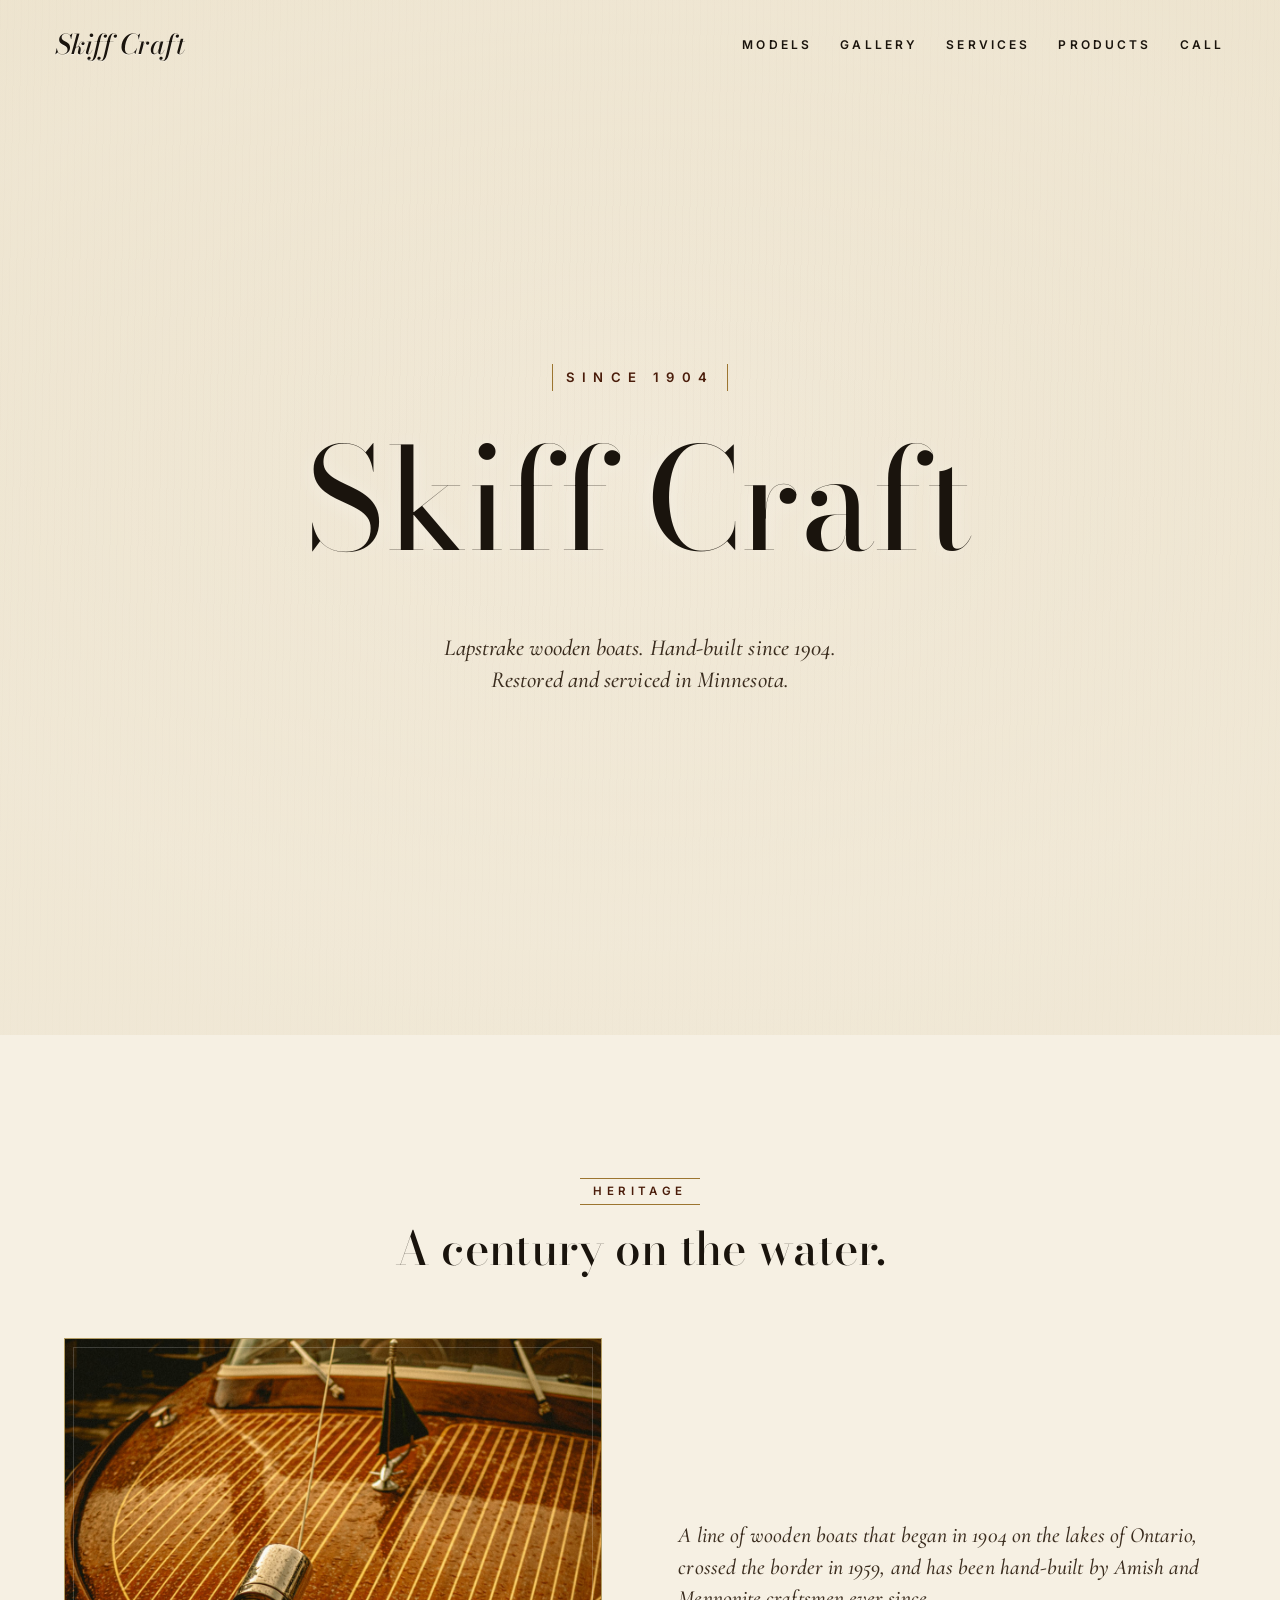
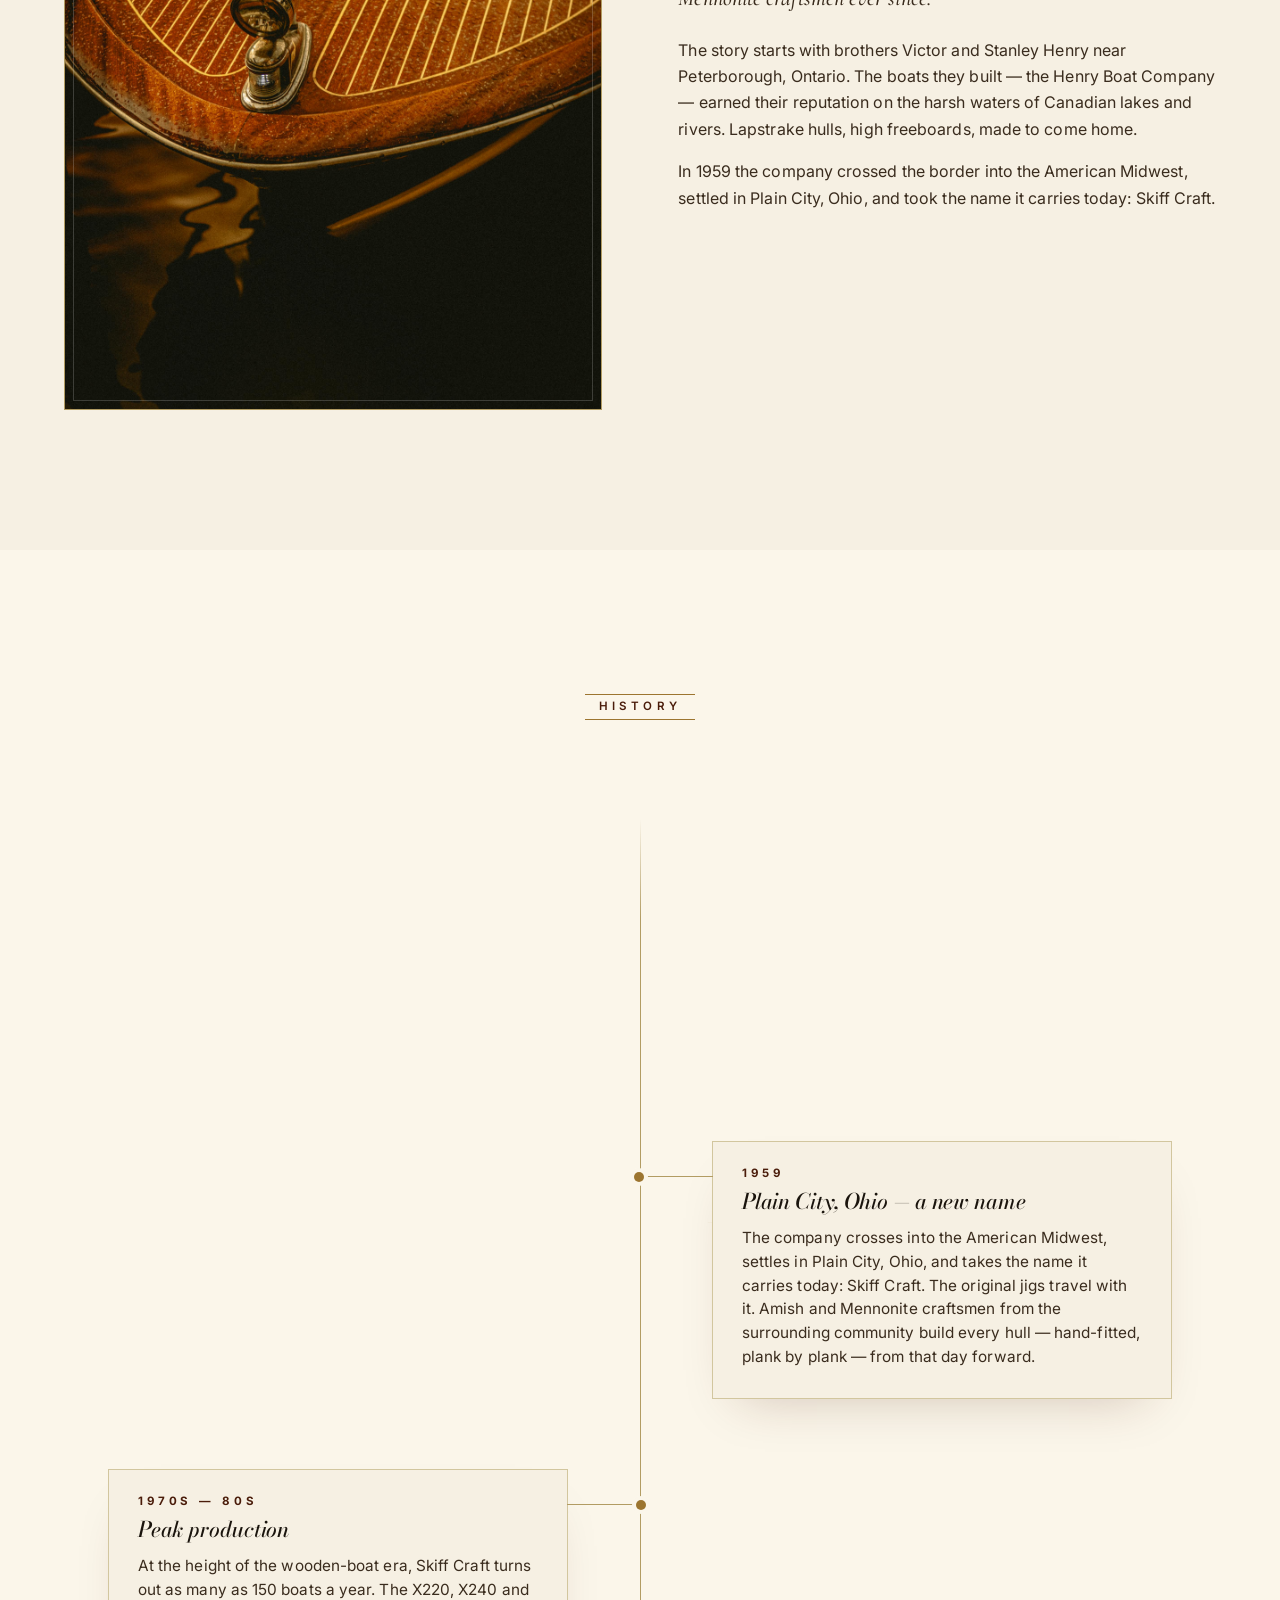
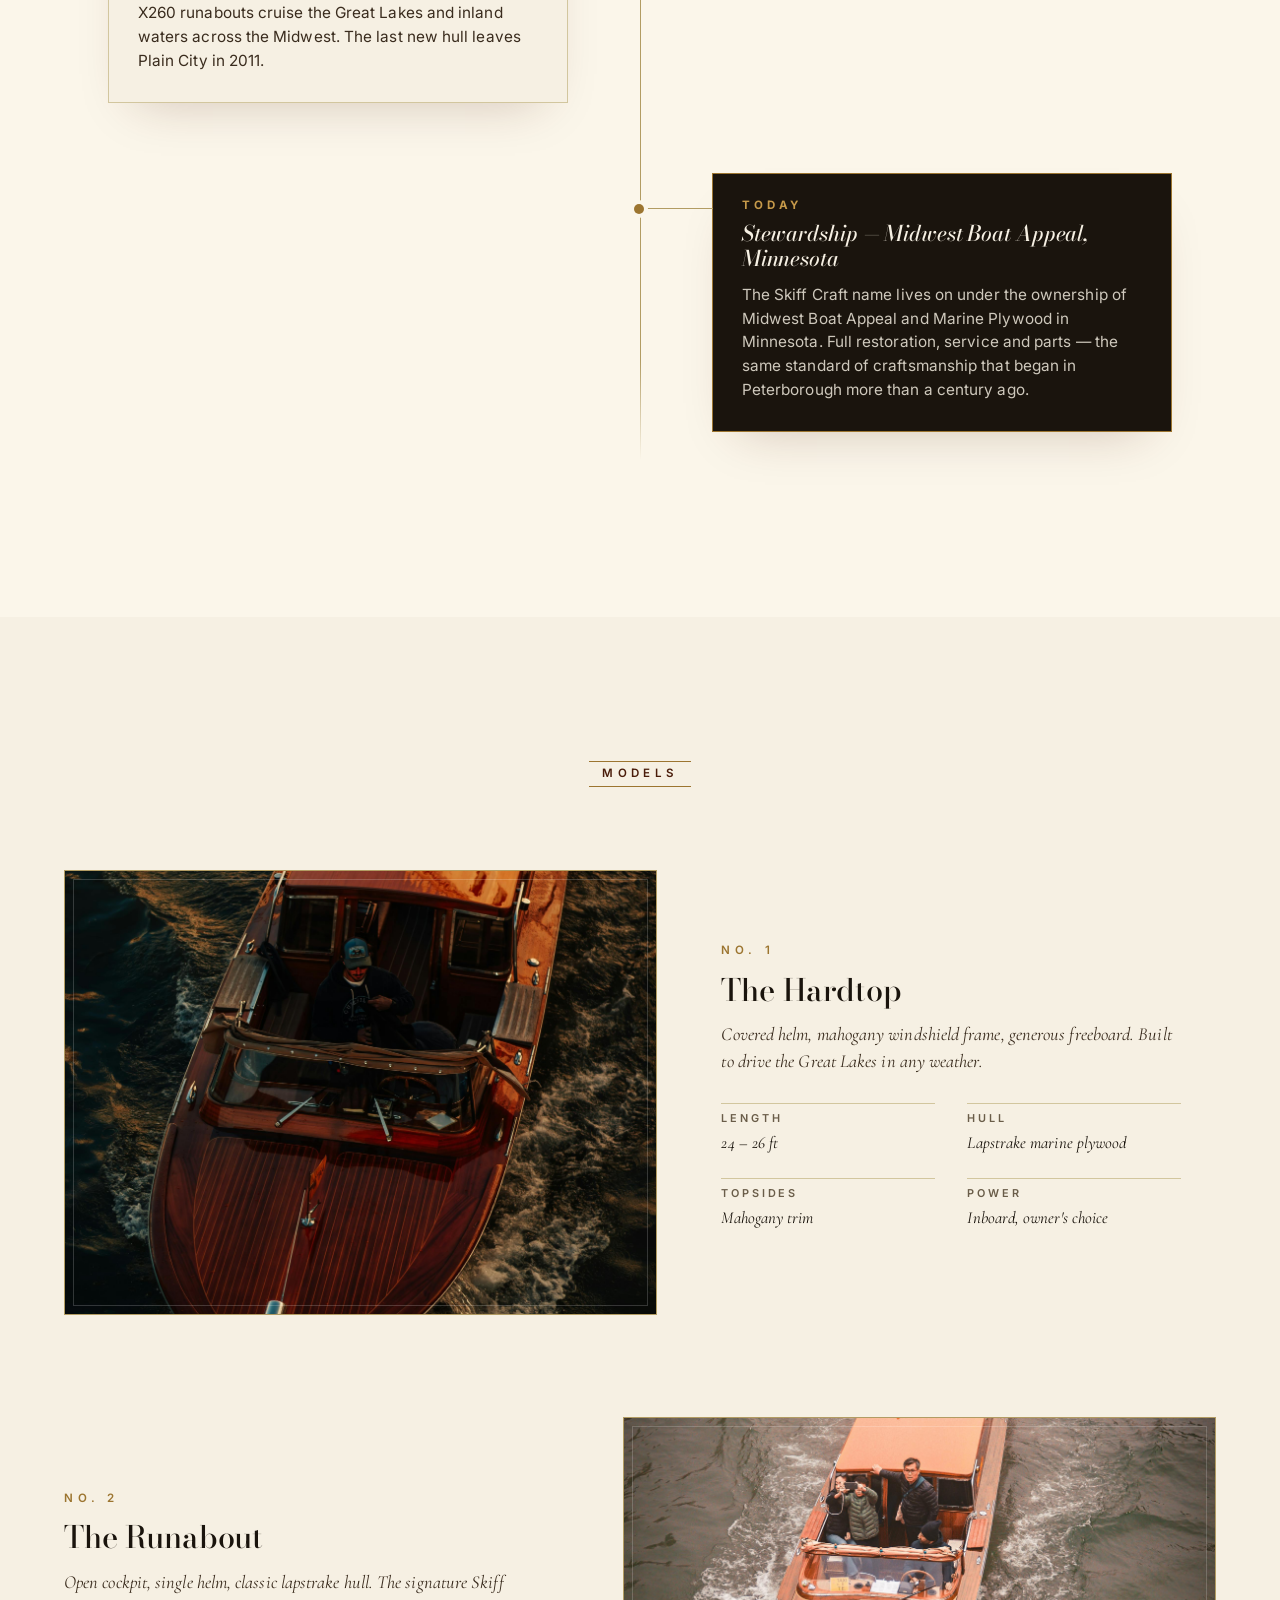
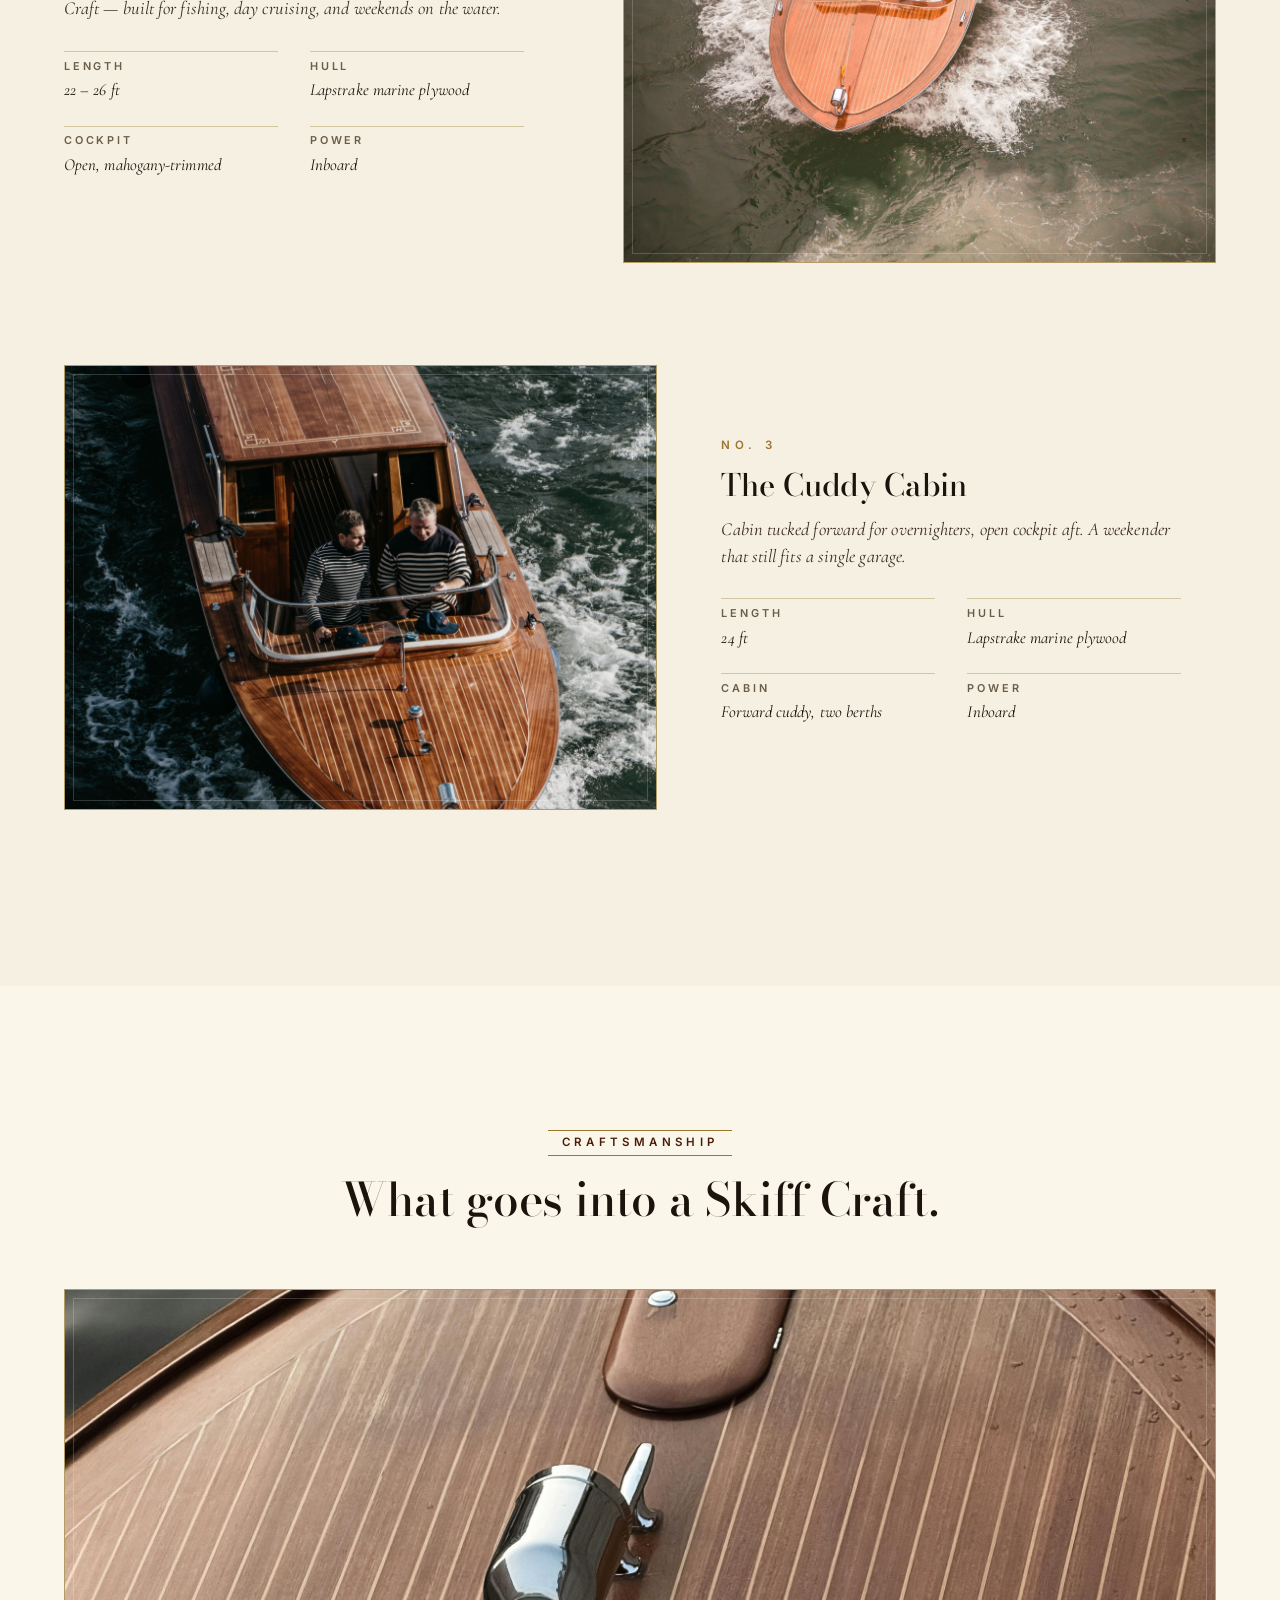
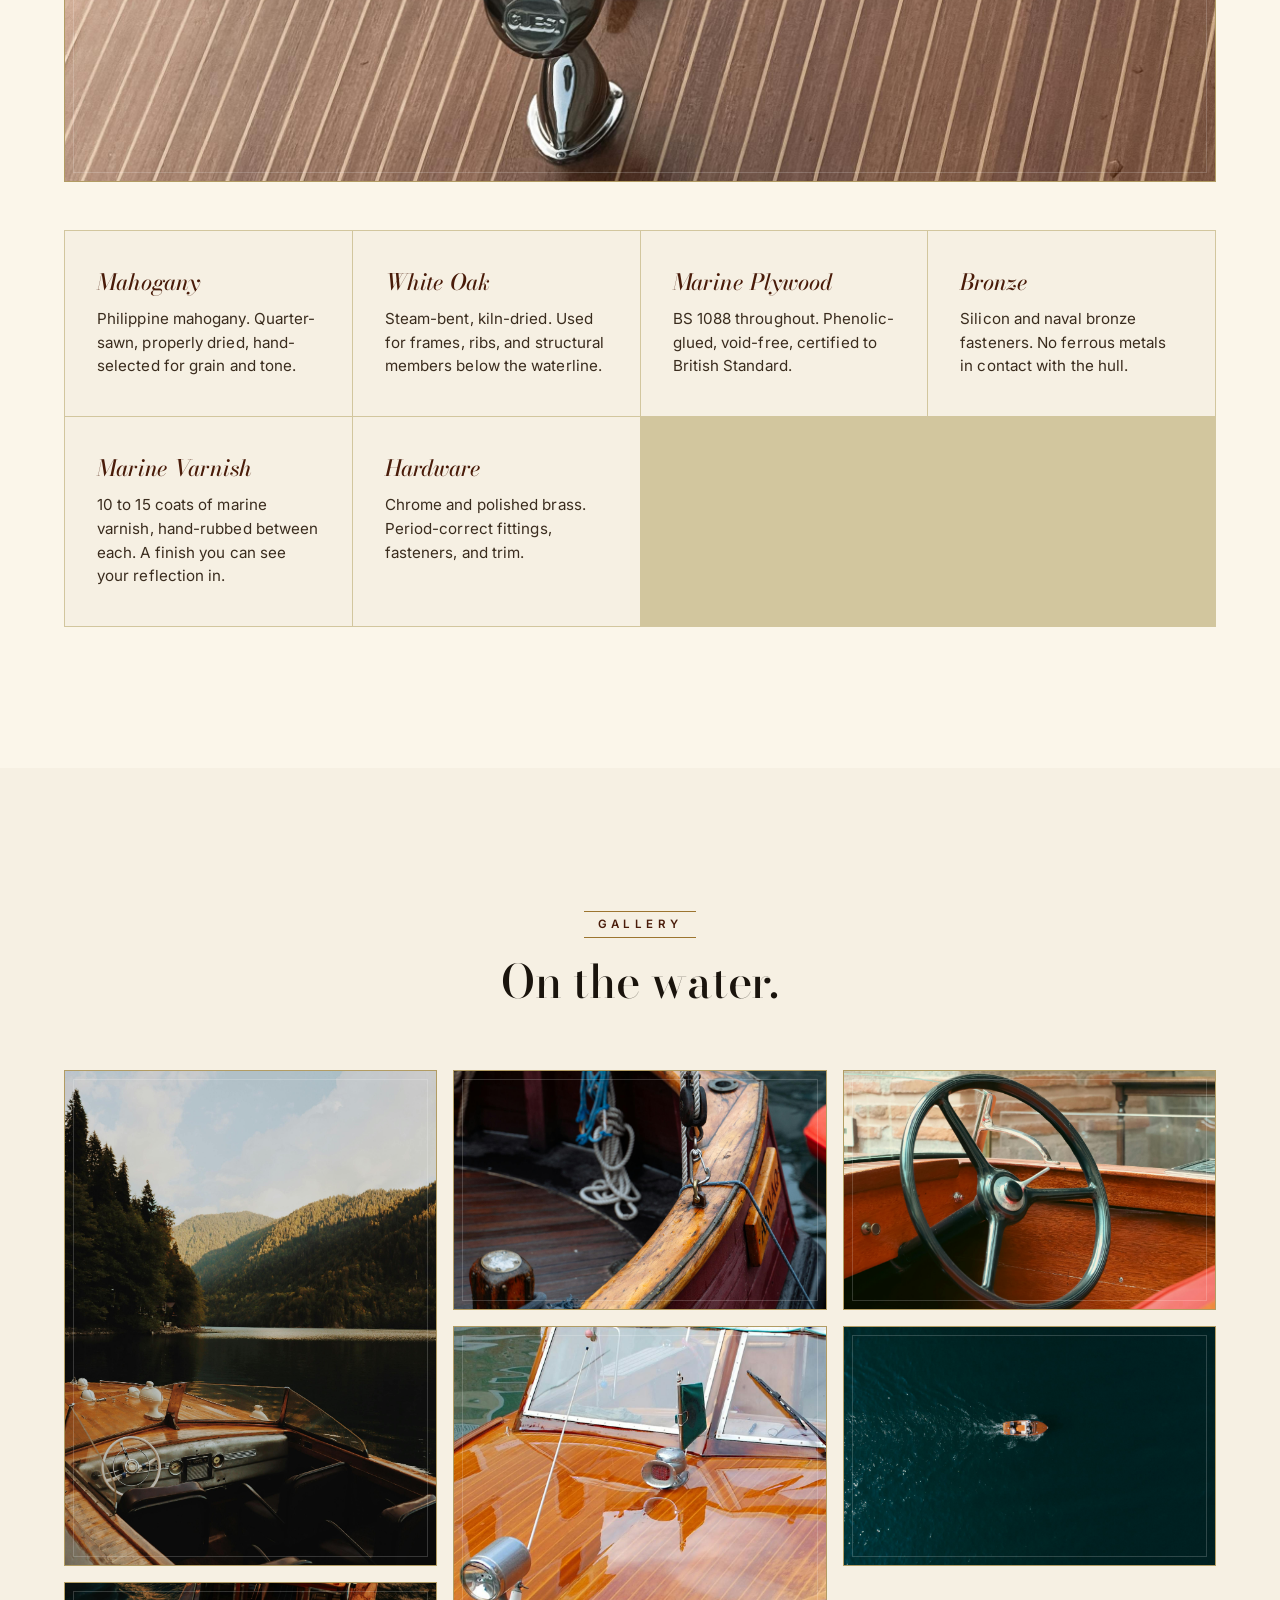
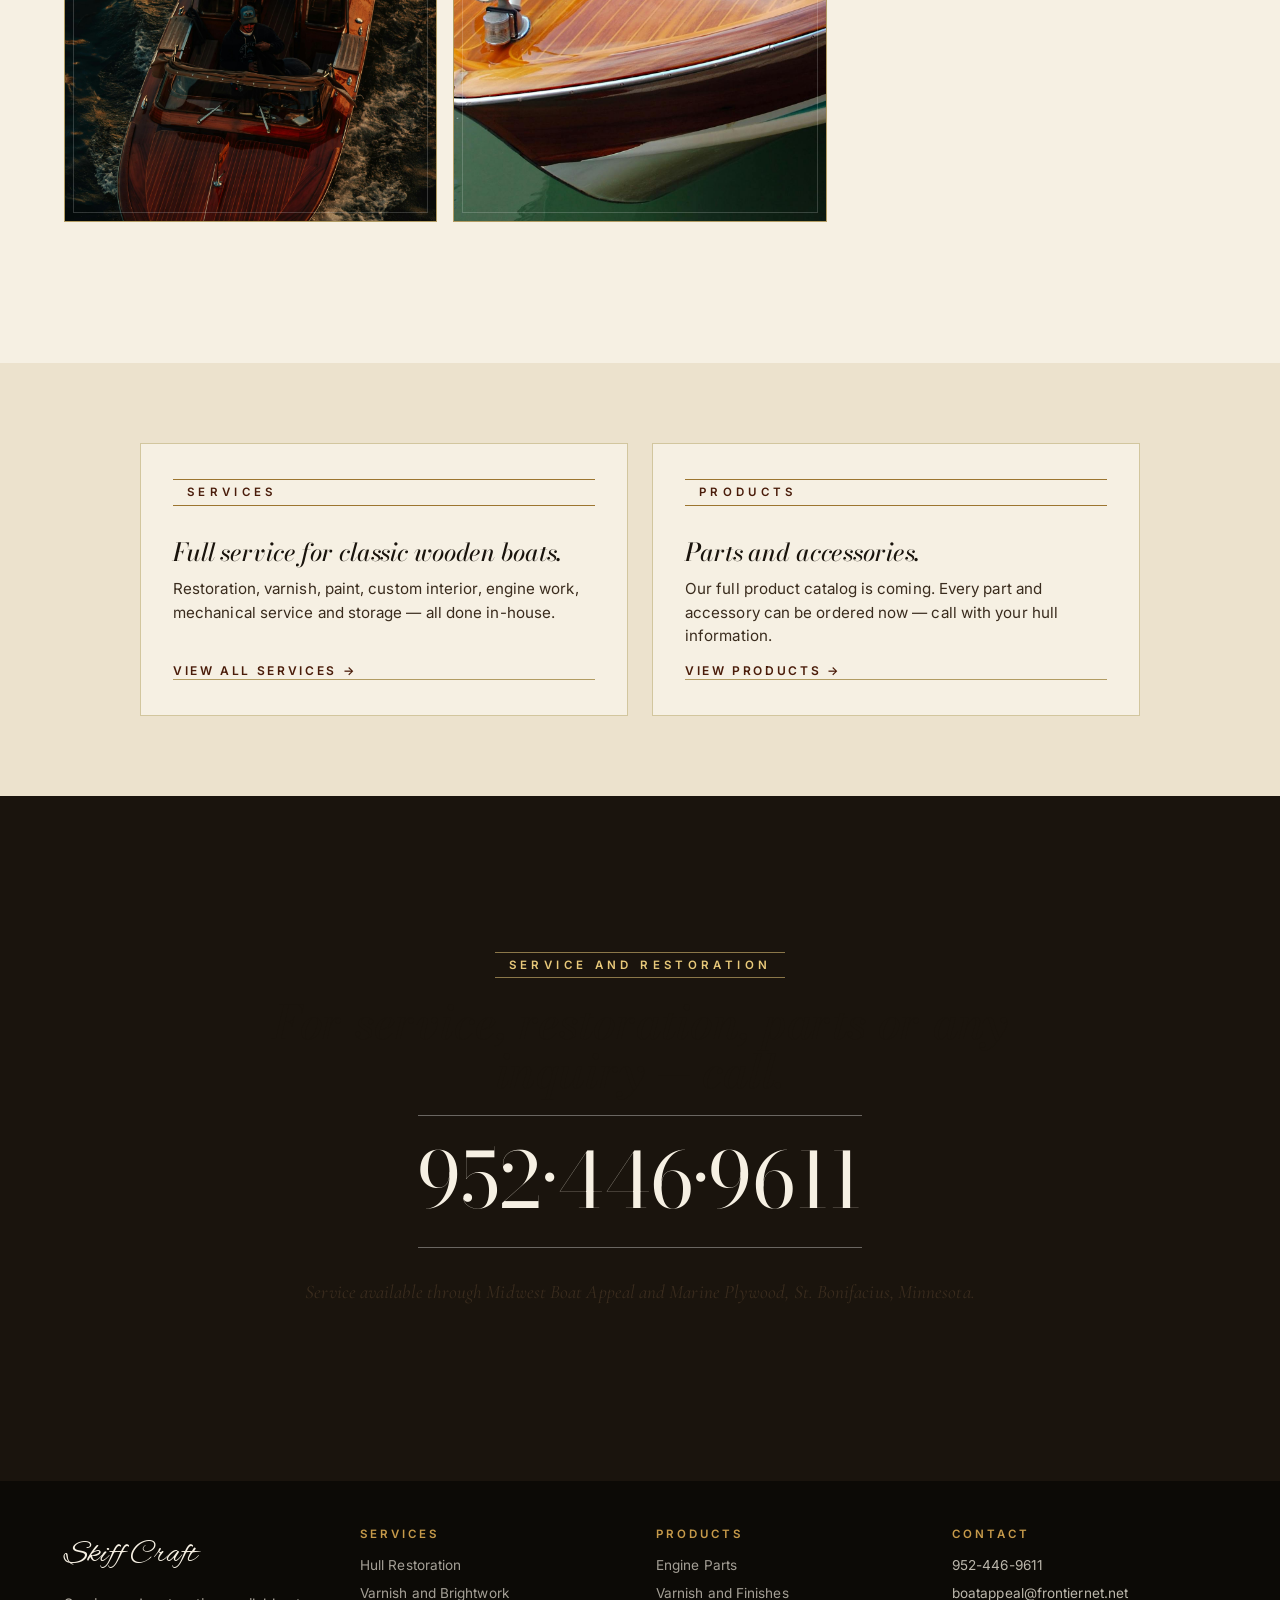
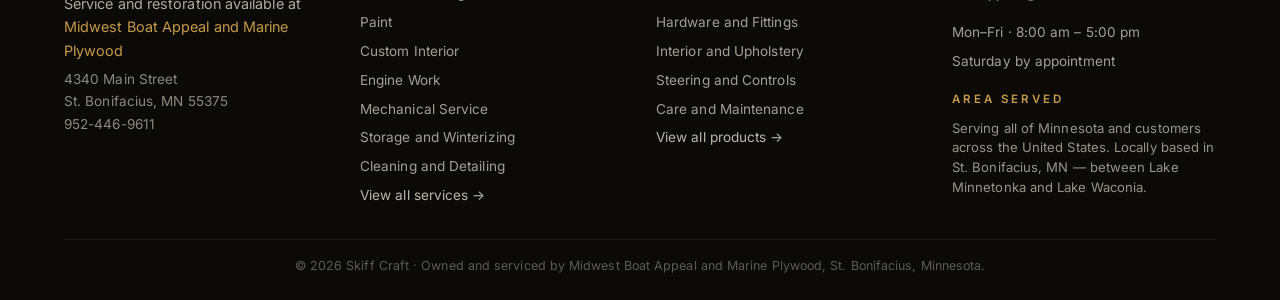
<file: skiftcraft.html>
<!DOCTYPE html>
<html lang="en">
<head>
<meta charset="UTF-8" />
<title>Skiff Craft</title>
<meta http-equiv="refresh" content="0; url=skiff-craft.html" />
<link rel="canonical" href="skiff-craft.html" />
<script>window.location.replace('skiff-craft.html' + (location.hash || ''));</script>
</head>
<body>
  <p>Redirecting to <a href="skiff-craft.html">Skiff Craft</a>…</p>
</body>
</html>
</file>
<file: styles.css>
/* ============================================================
   Midwest Boat Appeal — modern redesign
   Palette: navy + dark red + white + grey
   ============================================================ */

:root {
  /* Primary brand */
  --navy:       #0c2340;       /* deep navy — headlines, buttons, accents */
  --navy-2:     #173962;       /* lighter navy hover/secondary */
  --navy-3:     #1f4a7f;       /* tertiary navy */
  --red:        #8a1d2a;       /* dark brand red — CTAs, accents */
  --red-2:      #b22833;       /* hover red */
  --red-3:      #5f1018;       /* deep red shadow */

  /* Neutrals */
  --white:      #ffffff;
  --paper:      #f7f7f5;       /* page bg — warm near-white */
  --paper-2:    #ececea;       /* alt section bg */
  --grey-1:     #d8d8d6;       /* hairlines */
  --grey-2:     #9a9a98;       /* muted text */
  --grey-3:     #4a4a48;       /* secondary text */

  /* Legacy aliases (so old rules keep compiling) */
  --ink:        var(--navy);
  --ink-2:      var(--navy-2);
  --teak:       var(--navy);
  --mahog:      var(--red);
  --brass:      var(--red);
  --brass-2:    var(--red);
  --cream:      var(--white);
  --cream-2:    var(--white);
  --line:       var(--grey-1);
  --lake-1:     var(--navy-3);
  --lake-2:     var(--navy-2);
  --lake-3:     var(--navy);
  --shadow:     0 24px 60px -28px rgba(12, 35, 64, .28);
}

*,*::before,*::after { box-sizing: border-box; }

html { scroll-behavior: smooth; }
body {
  margin: 0;
  background: var(--paper);
  color: var(--ink);
  font: 16px/1.6 'Inter', system-ui, sans-serif;
  -webkit-font-smoothing: antialiased;
  overflow-x: hidden;
}
h1, h2, h3, h4 {
  font-family: 'Fraunces', Georgia, serif;
  font-weight: 700;
  letter-spacing: -0.02em;
  line-height: 1.05;
  margin: 0 0 .4em;
  color: var(--ink);
}
h1 { font-size: clamp(2.6rem, 6vw, 5.2rem); }
h2 { font-size: clamp(2rem, 4vw, 3.4rem); }
h3 { font-size: 1.4rem; }
p  { margin: 0 0 1em; }
a  { color: inherit; }

img, svg { display: block; max-width: 100%; }

.section-tag {
  display: inline-block;
  font: 700 .78rem/1 'Inter', sans-serif;
  letter-spacing: .26em;
  text-transform: uppercase;
  color: #ffffff;
  padding: .7em 1.1em;
  border: 1px solid transparent;
  border-radius: 3px;
  background: var(--red);
  margin-bottom: 1.3rem;
  box-shadow: 0 8px 22px -10px rgba(138, 29, 42, .45);
}
.section-tag.light {
  color: var(--white);
  background: var(--navy);
  box-shadow: 0 8px 22px -10px rgba(12, 35, 64, .55);
}

.btn {
  display: inline-flex;
  align-items: center;
  gap: .55em;
  padding: .95em 1.5em;
  border-radius: 999px;
  font-weight: 600;
  font-size: .98rem;
  text-decoration: none;
  transition: transform .25s ease, box-shadow .25s ease, background .25s ease;
  border: 0;
  cursor: pointer;
}
.btn { padding: 1.05em 1.7em; font-size: 1rem; border-radius: 3px; letter-spacing: .04em; }
.btn-primary {
  background: var(--red);
  color: var(--white);
  box-shadow: 0 14px 30px -14px rgba(138, 29, 42, .55);
}
.btn-primary:hover { background: var(--red-2); transform: translateY(-2px); box-shadow: 0 22px 36px -16px rgba(138, 29, 42, .65); }
.btn-ghost {
  background: transparent;
  color: var(--navy);
  border: 1.5px solid var(--navy);
}
.btn-ghost:hover { background: var(--navy); color: var(--white); transform: translateY(-2px); }

/* =========================================================
   NAV
========================================================= */
.nav {
  position: fixed; inset: 0 0 auto 0;
  z-index: 50;
  display: flex; align-items: center; gap: 1rem;
  padding: 1rem clamp(1rem, 4vw, 2.4rem);
  background: rgba(251,247,238,0);
  backdrop-filter: blur(0px);
  transition: background .35s ease, backdrop-filter .35s ease, box-shadow .35s ease, padding .35s ease;
}
.nav.is-stuck {
  background: rgba(251,247,238,.86);
  backdrop-filter: blur(14px);
  box-shadow: 0 1px 0 rgba(15,31,44,.06);
  padding-top: .6rem; padding-bottom: .6rem;
}
.brand {
  display: inline-flex; align-items: center;
  text-decoration: none;
  margin-right: auto;
  padding: .4rem .6rem;
  border-radius: 4px;
  background: transparent;
  box-shadow: none;
  transition: background .35s ease, transform .2s ease, box-shadow .35s ease;
  color: var(--white);
}
.brand:hover { transform: translateY(-1px); }
.brand-wordmark {
  display: grid;
  grid-template-columns: 1fr;
  align-items: center;
  gap: 1px;
  text-align: left;
  line-height: 1;
}
.brand-row {
  font-family: 'Cormorant Garamond', Georgia, serif;
  font-weight: 600;
  letter-spacing: .12em;
  color: var(--white);
  text-shadow: 0 1px 8px rgba(0,0,0,.55);
}
.brand-row-1 { font-size: 17px; }
.brand-row-2 { font-size: 13px; color: rgba(246,240,227,.85); letter-spacing: .2em; font-weight: 500; }
.brand-row-3 {
  font-size: 9px;
  letter-spacing: .28em;
  font-weight: 500;
  color: rgba(255,255,255,.7);
  margin-top: 3px;
  text-shadow: none;
}
.brand-rule {
  height: 1px;
  background: linear-gradient(90deg, rgba(246,240,227,.6), rgba(255,255,255,.2));
  margin: 4px 0 3px;
}
.nav.is-stuck .brand {
  background: transparent;
  box-shadow: none;
}
.nav.is-stuck .brand-row { color: var(--navy); text-shadow: none; }
.nav.is-stuck .brand-row-2 { color: var(--red); }
.nav.is-stuck .brand-row-3 { color: var(--grey-3); }
.nav.is-stuck .brand-rule { background: linear-gradient(90deg, var(--red), var(--navy)); opacity: .85; }
@media (max-width: 640px) {
  .brand-row-1, .brand-row-2 { font-size: 11px; }
  .brand-row-3 { font-size: 8px; }
}

.nav-links { display: flex; gap: 1.6rem; }
.nav-links a {
  text-decoration: none;
  color: var(--white);
  opacity: 1;
  font-weight: 700; font-size: .98rem;
  letter-spacing: .02em;
  position: relative; padding: .3em 0;
  text-shadow: 0 1px 10px rgba(0,0,0,.55), 0 2px 2px rgba(0,0,0,.3);
  transition: opacity .2s ease, color .25s ease, text-shadow .25s ease;
}
.nav-links a::after {
  content: ""; position: absolute; left: 0; bottom: -2px;
  height: 2px; width: 0; background: var(--brass);
  transition: width .25s ease;
}
.nav-links a:hover { opacity: 1; }
.nav-links a:hover::after { width: 100%; }
.nav.is-stuck .nav-links a {
  color: var(--ink);
  opacity: .78;
  text-shadow: none;
}

.nav-cta {
  display: inline-flex; align-items: center; gap: .5em;
  padding: .6em 1em;
  background: var(--ink);
  color: var(--cream-2);
  border-radius: 999px;
  text-decoration: none;
  font-weight: 600;
  font-size: .9rem;
  box-shadow: 0 6px 18px -8px rgba(0,0,0,.5);
  transition: transform .2s ease, background .25s ease;
}
.nav-cta:hover { transform: translateY(-1px); background: var(--teak); }

@media (max-width: 780px) {
  .nav-links { display: none; }
}

/* =========================================================
   HERO (cinematic photo, name + year + 3 buttons)
========================================================= */
.hero {
  position: relative;
  min-height: 100vh;
  display: flex; align-items: center; justify-content: center;
  padding: 0;
  overflow: visible;
  color: var(--cream-2);
  isolation: isolate;
  background: #050b12;
  text-align: center;
  /* z-index so open dropdowns float above next section */
  z-index: 1;
}
.hero-media {
  position: absolute; inset: 0;
  z-index: -1;
  overflow: hidden;
}
.hero-bg {
  width: 100%; height: 100%;
  object-fit: cover;
  object-position: center 45%;
  transform: scale(1.04);
  transform-origin: center center;
  animation: kenBurns 28s ease-in-out infinite alternate;
  will-change: transform;
}
@keyframes kenBurns {
  0%   { transform: scale(1.04) translate3d(0,0,0); }
  100% { transform: scale(1.10) translate3d(0, -2%, 0); }
}
.hero-overlay {
  position: absolute; inset: 0;
  background:
    /* deeper band right behind the centered title */
    radial-gradient(ellipse 80% 50% at 50% 48%, rgba(6,15,30,.55) 0%, rgba(6,15,30,.1) 80%),
    /* uniform dim across the whole photo */
    linear-gradient(180deg, rgba(6,15,30,.38) 0%, rgba(6,15,30,.30) 40%, rgba(6,15,30,.38) 100%);
}

.hero-center {
  position: relative; z-index: 2;
  padding: clamp(5rem, 12vh, 9rem) clamp(1rem, 3vw, 2rem) clamp(5rem, 10vh, 8rem);
  max-width: 1480px;
  width: 100%;
  display: flex; flex-direction: column; align-items: center;
}
/* Hero title — Playfair Display, high-contrast editorial serif */
.hero-title {
  margin: 0;
  font-family: 'Cormorant Garamond', Georgia, serif;
  font-weight: 600;
  font-style: normal;
  letter-spacing: .04em;
  line-height: .9;
  text-align: center;
  color: var(--white);
  text-shadow:
    0 2px 0 rgba(8,20,38,.45),
    0 6px 32px rgba(0,0,0,.65),
    0 20px 70px rgba(0,0,0,.5);
}
.hero-line {
  display: block;
  font-size: clamp(3.4rem, 9.5vw, 9rem);
}
.hero-line + .hero-line {
  margin-top: .04em;
}
.hero-line-sub {
  font-size: clamp(1.6rem, 4.5vw, 4.2rem);
  letter-spacing: .18em;
  font-weight: 500;
  color: rgba(246,240,227,.88);
}
.hero-line-marine {
  font-size: clamp(2.2rem, 6vw, 6.5rem);
  letter-spacing: .22em;
  font-weight: 700;
  color: rgba(246,240,227,.92);
  margin-top: .12em;
}
@media (max-width: 640px) {
  .brand { max-width: calc(100vw - 120px); }
  .brand-wordmark { gap: 0; }
  .brand-row-3, .brand-rule { display: none; }
  .brand-row-1 { font-size: 13px; }
  .brand-row-2 { font-size: 10px; }
}
.hero-est {
  margin-top: 1.6rem;
  font: 700 .82rem/1 'Inter', sans-serif;
  letter-spacing: .38em;
  text-transform: uppercase;
  color: var(--white);
  padding: .75em 1.6em;
  background: var(--red);
  border-radius: 2px;
  box-shadow: 0 12px 26px -14px rgba(0,0,0,.55);
}

/* Hero dropdowns — three big buttons that expand inline */
.hero-dropdowns {
  display: flex;
  gap: clamp(.6rem, 1.2vw, 1rem);
  flex-wrap: wrap;
  justify-content: center;
  align-items: flex-start;
  margin-top: 2.8rem;
  width: 100%;
  max-width: 1080px;
}
.hero-dd {
  position: relative;
  flex: 1 1 280px;
  max-width: 340px;
  display: flex; flex-direction: column;
}
.hero-dd-btn {
  display: inline-flex; align-items: center; justify-content: center; gap: .6em;
  width: 100%;
  padding: 1.25em 1.8em;
  border: 2px solid var(--white);
  border-radius: 4px;
  background: rgba(255,255,255,.08);
  backdrop-filter: blur(14px);
  color: var(--white);
  font: 700 1.05rem/1 'Inter', sans-serif;
  letter-spacing: .16em;
  text-transform: uppercase;
  cursor: pointer;
  transition: background .25s ease, color .25s ease, border-color .25s ease, transform .2s ease, box-shadow .25s ease;
  box-shadow: 0 10px 26px -14px rgba(0,0,0,.5);
}
.hero-dd-btn:hover,
.hero-dd-btn[aria-expanded="true"] {
  background: var(--white);
  color: var(--navy);
  border-color: var(--white);
  transform: translateY(-2px);
}
.hero-dd-btn .caret { transition: transform .25s ease; }
.hero-dd-btn[aria-expanded="true"] .caret { transform: rotate(180deg); }

.hero-dd-panel {
  position: absolute;
  top: calc(100% + 10px);
  left: 0; right: 0;
  background: var(--white);
  color: var(--navy);
  border-radius: 6px;
  padding: 1.4rem 1.4rem 1.2rem;
  text-align: left;
  box-shadow: 0 30px 60px -20px rgba(12,35,64,.55);
  z-index: 4;
  animation: ddIn .25s ease both;
  border-top: 4px solid var(--red);
}
@keyframes ddIn {
  from { opacity: 0; transform: translateY(-6px); }
  to   { opacity: 1; transform: translateY(0); }
}
.hero-dd-panel h3 {
  font-family: 'Fraunces', serif;
  font-weight: 700;
  color: var(--navy);
  font-size: 1.15rem;
  margin: 0 0 .5rem;
}
.hero-dd-panel p {
  color: var(--grey-3);
  font-size: .95rem;
  line-height: 1.55;
  margin: 0 0 1rem;
}
.hero-dd-cta {
  display: inline-flex; align-items: center; gap: .35em;
  background: var(--red);
  color: var(--white);
  padding: .7em 1.2em;
  border-radius: 3px;
  font: 700 .82rem/1 'Inter', sans-serif;
  letter-spacing: .14em;
  text-transform: uppercase;
  text-decoration: none;
  transition: background .2s ease, transform .2s ease;
}
.hero-dd-cta:hover { background: var(--red-2); transform: translateY(-1px); }

@media (max-width: 720px) {
  .hero-dd { flex: 1 1 100%; max-width: none; }
  .hero-dd-panel { position: relative; top: 0; margin-top: 8px; }
}

/* legacy classes (no longer rendered, kept as no-ops) */
.hero-inner,.hero-copy,.eyebrow,.serif-italic,.lede,.hero-ctas,.hero-vignette,
.hero-stats-band,.hero-stats-band b,.hero-stats-band .lbl,.hero-stats-band .div,.scroll-hint {
  /* intentionally empty — old hero markup removed */
}
.hero-stats-band-LEGACY-DO-NOT-USE {
  font-size: .72rem;
  letter-spacing: .2em;
  text-transform: uppercase;
  color: rgba(245,236,219,.65);
}
.hero-stats-band .div {
  width: 1px; height: 36px; background: rgba(245,236,219,.18);
}
@media (max-width: 880px) {
  .hero-stats-band { grid-template-columns: 1fr 1fr; gap: 1.4rem; }
  .hero-stats-band .div { display: none; }
}

/* Boat scene */
.hero-scene {
  position: absolute;
  left: 0; right: 0; bottom: 0;
  height: 52vh;
  min-height: 320px;
  z-index: 1;
  pointer-events: none;
}

/* Distant tree-line above water */
.treeline {
  position: absolute;
  left: 0; right: 0;
  bottom: 60%;
  width: 100%;
  height: 50px;
  z-index: 1;
}
.treeline path { fill: #0a1f2e; opacity: .65; }

.boat-hero {
  position: absolute;
  bottom: 18%;
  left: 50%;
  width: clamp(420px, 50vw, 740px);
  transform: translateX(-50%);
  filter: drop-shadow(0 12px 22px rgba(0,0,0,.55));
  z-index: 3;
  /* very subtle bob - realistic, not cartoony */
  animation: heroBob 7s ease-in-out infinite;
}
@keyframes heroBob {
  0%,100% { transform: translateX(-50%) translateY(0) rotate(-0.4deg); }
  50%     { transform: translateX(-50%) translateY(-3px) rotate(0.4deg); }
}
.boat-rock { transform-origin: 50% 60%; }

/* subtle wake foam pulse */
.wake-foam { animation: foamPulse 4.5s ease-in-out infinite; }
@keyframes foamPulse {
  0%,100% { opacity: 1; }
  50%     { opacity: .72; }
}

.water {
  position: absolute; inset: auto 0 0 0;
  height: 60%;
  background:
    /* sun reflection column near horizon */
    radial-gradient(ellipse 220px 18px at 78% 6%, rgba(255,210,140,.55), transparent 70%),
    /* deep water gradient */
    linear-gradient(180deg, #2c5774 0%, #143a55 32%, #0a2740 70%, #051826 100%);
  overflow: hidden;
}
.water::before {
  /* subtle vertical sun shaft on the surface */
  content: "";
  position: absolute;
  left: 64%; right: 12%; top: 4%;
  height: 70%;
  background: linear-gradient(180deg, rgba(255,210,140,.18), transparent 80%);
  filter: blur(8px);
  pointer-events: none;
}

/* horizontal light streaks on water */
.glint {
  position: absolute;
  left: 0; right: 0;
  height: 2px;
  background: linear-gradient(90deg, transparent 10%, rgba(255,255,255,.32) 50%, transparent 90%);
  opacity: .55;
  filter: blur(.4px);
  animation: glintShift 9s ease-in-out infinite;
}
.glint.g1 { top: 18%; animation-duration: 11s; opacity: .35; }
.glint.g2 { top: 28%; animation-duration: 13s; animation-direction: reverse; opacity: .45; }
.glint.g3 { top: 42%; animation-duration: 10s; opacity: .55; }
.glint.g4 { top: 58%; animation-duration: 14s; animation-direction: reverse; opacity: .35; }
.glint.g5 { top: 74%; animation-duration: 12s; opacity: .25; }
@keyframes glintShift {
  0%,100% { transform: translateX(-3%); }
  50%     { transform: translateX(3%); }
}

.sun-column {
  position: absolute;
  left: 64%; right: 14%; top: 2%;
  height: 92%;
  background: linear-gradient(180deg,
    rgba(255,220,150,.45) 0%,
    rgba(255,200,120,.18) 30%,
    rgba(255,180,100,.05) 70%,
    transparent 100%);
  filter: blur(1px);
  pointer-events: none;
  animation: sunFlicker 5s ease-in-out infinite;
}
@keyframes sunFlicker {
  0%,100% { opacity: .85; transform: scaleY(1); }
  50%     { opacity: 1;    transform: scaleY(1.02); }
}

.scroll-hint {
  position: absolute; left: 50%; bottom: 26px;
  transform: translateX(-50%);
  width: 26px; height: 42px;
  border: 2px solid rgba(245,236,219,.6);
  border-radius: 999px;
  z-index: 3;
}
.scroll-hint span {
  position: absolute;
  top: 8px; left: 50%;
  width: 3px; height: 8px;
  margin-left: -1.5px;
  background: var(--cream-2);
  border-radius: 2px;
  animation: scrollDot 1.8s ease-in-out infinite;
}
@keyframes scrollDot {
  0%   { transform: translateY(0); opacity: 1; }
  60%  { transform: translateY(14px); opacity: 0; }
  100% { transform: translateY(0); opacity: 0; }
}

/* =========================================================
   INTRO BAND (cool → warm transition)
========================================================= */
.intro {
  background: linear-gradient(180deg, #050b12 0%, var(--paper) 32%);
  padding: clamp(5rem, 10vw, 8rem) clamp(1rem, 5vw, 4rem);
}
.intro-grid {
  max-width: 1240px; margin: 0 auto;
  display: grid;
  grid-template-columns: 1fr 1.05fr;
  gap: clamp(2rem, 6vw, 5rem);
  align-items: center;
}
.intro-copy h2 { font-size: clamp(1.8rem, 3vw, 2.6rem); }
.intro-copy p { color: rgba(15,31,44,.7); font-size: 1.08rem; max-width: 520px; }
.intro-media {
  border-radius: 22px;
  overflow: hidden;
  aspect-ratio: 5 / 4;
  box-shadow: var(--shadow);
}
.intro-media img { width: 100%; height: 100%; object-fit: cover; display: block; }
.link-arrow {
  display: inline-block;
  font-weight: 600;
  text-decoration: none;
  color: var(--teak);
  position: relative;
  padding-bottom: 2px;
  margin-top: .6rem;
  transition: color .2s ease;
}
.link-arrow::after {
  content: ""; position: absolute; left: 0; right: 0; bottom: 0;
  height: 1px; background: currentColor;
}
.link-arrow.light { color: var(--brass-2); }
.link-arrow:hover { color: var(--mahog); }
.link-arrow.light:hover { color: #fff; }

@media (max-width: 820px) {
  .intro-grid { grid-template-columns: 1fr; }
}

/* =========================================================
   FOUR-SEASON SECTION
========================================================= */
.four-season {
  padding: clamp(5rem, 10vw, 8rem) clamp(1rem, 5vw, 4rem);
  background: var(--navy);
  color: var(--white);
  position: relative;
  overflow: hidden;
}
.four-season::before {
  content: "";
  position: absolute; inset: -10% -10% auto -10%; height: 55%;
  background: radial-gradient(800px 300px at 30% 0%, rgba(138,29,42,.22), transparent 70%);
  pointer-events: none;
}
.fs-inner {
  max-width: 1180px;
  margin: 0 auto;
  display: grid;
  grid-template-columns: 1fr 1fr;
  gap: clamp(2.5rem, 6vw, 5rem);
  align-items: center;
  position: relative;
}
@media (max-width: 820px) { .fs-inner { grid-template-columns: 1fr; } }
.fs-text h2 {
  color: var(--white);
  font-size: clamp(2rem, 3.4vw, 3rem);
  margin-bottom: .8rem;
}
.fs-text > p {
  color: rgba(255,255,255,.78);
  font-size: 1.05rem;
  line-height: 1.65;
  max-width: 520px;
  margin-bottom: 1.8rem;
}
.fs-list {
  list-style: none;
  padding: 0; margin: 0;
  display: grid; gap: .65rem;
}
.fs-list li {
  position: relative;
  padding: .7rem .9rem .7rem 2.6rem;
  background: rgba(255,255,255,.07);
  border: 1px solid rgba(255,255,255,.1);
  border-radius: 6px;
  font-size: .96rem;
  color: rgba(255,255,255,.9);
  line-height: 1.4;
}
.fs-list li::before {
  content: "✓";
  position: absolute; left: .85rem; top: .72rem;
  color: var(--red);
  font-weight: 700;
  font-size: 1rem;
}
.fs-photo {
  position: relative;
  border-radius: 10px;
  overflow: hidden;
  aspect-ratio: 4 / 3;
  box-shadow: 0 40px 70px -30px rgba(0,0,0,.6);
  border: 1px solid rgba(255,255,255,.1);
}
.fs-photo img {
  width: 100%; height: 100%;
  object-fit: cover; display: block;
}
.fs-badge {
  position: absolute;
  bottom: 1rem; left: 1rem;
  background: var(--red);
  color: var(--white);
  font: 700 .72rem/1 'Inter', sans-serif;
  letter-spacing: .18em;
  text-transform: uppercase;
  padding: .6em .9em;
  border-radius: 3px;
}

/* =========================================================
   CRAFT SECTION (cinematic photo split)
========================================================= */
.craft {
  position: relative;
  min-height: 80vh;
  display: grid;
  grid-template-columns: 1.1fr 1fr;
  background: #0a1822;
  color: var(--cream-2);
  overflow: hidden;
}
.craft-media {
  position: relative;
  overflow: hidden;
  min-height: 60vh;
}
.craft-media img {
  width: 100%; height: 100%;
  object-fit: cover;
  display: block;
  transform: scale(1.08);
  transform-origin: center;
  will-change: transform;
  transition: transform .1s linear;
}
.craft-overlay {
  position: absolute; inset: 0;
  background: linear-gradient(90deg, rgba(10,24,34,0) 60%, rgba(10,24,34,.7) 100%);
}
.craft-text {
  padding: clamp(3rem, 8vw, 6rem) clamp(1.5rem, 5vw, 4.5rem);
  display: flex; flex-direction: column; justify-content: center;
}
.craft-text h2 {
  color: var(--cream-2);
  font-size: clamp(2rem, 3.4vw, 3rem);
  margin-bottom: .8rem;
}
.craft-text p {
  color: rgba(245,236,219,.78);
  font-size: 1.1rem;
  max-width: 460px;
  line-height: 1.6;
}

@media (max-width: 880px) {
  .craft { grid-template-columns: 1fr; min-height: auto; }
  .craft-media { min-height: 50vh; }
  .craft-overlay { background: linear-gradient(180deg, rgba(10,24,34,0) 50%, rgba(10,24,34,.85) 100%); }
}

/* =========================================================
   SERVICES
========================================================= */
.services {
  padding: clamp(5rem, 10vw, 8rem) clamp(1rem, 5vw, 4rem);
  background: var(--paper);
  position: relative;
  z-index: 0;
}
.section-head {
  max-width: 760px;
  margin: 0 auto 3rem;
  text-align: center;
}
.section-head p {
  color: rgba(15,31,44,.7);
  font-size: 1.1rem;
  margin: .4rem auto 0;
}
.section-head.light { color: var(--cream-2); }
.section-head.light h2 { color: var(--cream-2); }
.section-head.light p { color: rgba(245,236,219,.8); }

.service-grid {
  display: grid;
  grid-template-columns: repeat(auto-fit, minmax(260px, 1fr));
  gap: 1.2rem;
  max-width: 1180px;
  margin: 0 auto;
}
.svc {
  background: #fff;
  border: 1px solid var(--line);
  border-radius: 22px;
  padding: 1.8rem 1.6rem;
  position: relative;
  overflow: hidden;
  transition: transform .35s ease, box-shadow .35s ease, border-color .35s ease;
}
.svc::before {
  content: "";
  position: absolute;
  left: 0; right: 0; bottom: 0;
  height: 4px;
  background: linear-gradient(90deg, var(--teak), var(--brass));
  transform: scaleX(0);
  transform-origin: left;
  transition: transform .4s ease;
}
.svc:hover {
  transform: translateY(-6px);
  border-color: var(--brass-2);
  box-shadow: 0 30px 50px -32px rgba(15,31,44,.35);
}
.svc:hover::before { transform: scaleX(1); }
.svc-icon {
  width: 56px; height: 56px;
  display: flex; align-items: center; justify-content: center;
  background: var(--cream);
  color: var(--teak);
  border-radius: 16px;
  margin-bottom: 1rem;
}
.svc h3 { font-size: 1.2rem; margin-bottom: .45rem; color: var(--navy); }
.svc p { color: var(--grey-3); font-size: .96rem; margin: 0 0 .8rem; line-height: 1.55; }
.svc-list {
  list-style: none; padding: 0; margin: .8rem 0 0;
  border-top: 1px solid var(--grey-1);
  padding-top: .8rem;
}
.svc-list li {
  position: relative;
  padding: .3rem 0 .3rem 1.2rem;
  font-size: .9rem;
  color: var(--grey-3);
  line-height: 1.4;
}
.svc-list li::before {
  content: ""; position: absolute;
  left: 0; top: .65em;
  width: 6px; height: 6px;
  background: var(--red);
  border-radius: 1px;
}

.service-callouts {
  display: flex; flex-wrap: wrap; gap: .7rem;
  justify-content: center;
  max-width: 980px;
  margin: 3rem auto 0;
}
.service-callouts span {
  font-size: .85rem; font-weight: 600;
  background: var(--cream);
  color: var(--teak);
  padding: .6em 1em;
  border-radius: 999px;
  border: 1px solid rgba(110,58,28,.18);
}

/* =========================================================
   RESTORATION SEQUENCE (sticky scroll)
========================================================= */
.restore {
  position: relative;
  background: linear-gradient(180deg, var(--paper) 0%, #ede1c8 100%);
  padding: clamp(5rem, 10vw, 8rem) clamp(1rem, 5vw, 4rem);
}
.restore {
  display: grid;
  grid-template-columns: minmax(280px, 1fr) minmax(280px, 1.1fr);
  gap: clamp(2rem, 5vw, 5rem);
  align-items: start;
  max-width: 1240px;
  margin: 0 auto;
}
.restore-text { padding-top: 2rem; }
.restore-text h2 { margin-bottom: .8rem; }
.restore-text p { color: rgba(15,31,44,.7); font-size: 1.08rem; }

.restore-steps {
  list-style: none; padding: 0; margin: 1.6rem 0 0;
  counter-reset: stp;
  display: grid; gap: 1rem;
}
.restore-steps li {
  position: relative;
  padding: 1rem 1rem 1rem 3.2rem;
  background: #fff;
  border-radius: 16px;
  border: 1px solid var(--line);
  transition: border-color .3s ease, transform .3s ease;
}
.restore-steps li::before {
  counter-increment: stp;
  content: counter(stp);
  position: absolute;
  left: .9rem; top: 50%; transform: translateY(-50%);
  width: 32px; height: 32px;
  background: var(--ink);
  color: var(--brass-2);
  border-radius: 50%;
  display: grid; place-items: center;
  font-family: 'Fraunces', serif;
  font-weight: 700; font-size: 1rem;
}
.restore-steps li.active {
  border-color: var(--brass);
  transform: translateX(4px);
}
.restore-steps li.active::before { background: var(--teak); color: #fff; }

.restore-stage {
  position: sticky;
  top: 14vh;
  min-height: 60vh;
}
.restore-card {
  background: #fff;
  border: 1px solid var(--line);
  border-radius: 28px;
  padding: 1.4rem;
  box-shadow: var(--shadow);
}
.restore-art {
  position: relative;
  aspect-ratio: 5 / 3.4;
  background: #1a1209;
  border-radius: 18px;
  overflow: hidden;
}
.r-photo {
  position: absolute; inset: 0;
  transition: opacity .8s cubic-bezier(.4,.6,.2,1), transform 1.2s ease;
  opacity: 0;
  transform: scale(1.06);
}
.r-photo img {
  width: 100%; height: 100%;
  object-fit: cover; display: block;
}
.r-photo::after {
  content: ""; position: absolute; inset: 0;
  background: linear-gradient(180deg, rgba(0,0,0,0) 40%, rgba(0,0,0,.7) 100%);
}
.r-1 { opacity: 1; transform: scale(1); }
.restore-stage[data-step="2"] .r-1 { opacity: 0; transform: scale(1.04); }
.restore-stage[data-step="2"] .r-2 { opacity: 1; transform: scale(1); }
.restore-stage[data-step="3"] .r-1,
.restore-stage[data-step="3"] .r-2 { opacity: 0; transform: scale(1.04); }
.restore-stage[data-step="3"] .r-3 { opacity: 1; transform: scale(1); }

.r-caption {
  position: absolute; left: 1.4rem; right: 1.4rem; bottom: 1.2rem;
  z-index: 2;
  color: var(--cream-2);
  display: flex; align-items: baseline; gap: .8rem;
  flex-wrap: wrap;
}
.r-num {
  font-family: 'Fraunces', serif;
  font-size: 1.6rem; font-weight: 600;
  color: var(--brass-2);
  font-feature-settings: "lnum";
}
.r-title {
  font-family: 'Fraunces', serif;
  font-size: 1.4rem; font-weight: 600;
  letter-spacing: -0.01em;
}
.r-caption small {
  width: 100%;
  font-size: .85rem;
  color: rgba(245,236,219,.78);
  margin-top: .15rem;
}
.r-placeholder-hint {
  position: absolute; right: .9rem; top: .9rem;
  z-index: 3;
  font: 600 .65rem/1 'Inter', sans-serif;
  letter-spacing: .14em;
  text-transform: uppercase;
  color: rgba(245,236,219,.78);
  background: rgba(0,0,0,.5);
  padding: .45em .7em;
  border-radius: 999px;
  border: 1px solid rgba(245,236,219,.18);
  backdrop-filter: blur(6px);
}

/* Listing gallery */
.listing-gallery {
  display: flex; flex-direction: column;
  background: #0a3047;
}
.listing-main {
  position: relative;
  background: #0a3047;
  aspect-ratio: 4 / 3;
  overflow: hidden;
}
.listing-photo {
  width: 100%; height: 100%;
  object-fit: cover;
  display: block;
  transition: opacity .25s ease;
}
.listing-thumbs {
  display: grid;
  grid-template-columns: repeat(8, 1fr);
  gap: 4px;
  padding: 4px;
  background: #0a2535;
}
.listing-thumbs .thumb {
  position: relative;
  aspect-ratio: 1;
  background: transparent;
  border: 2px solid transparent;
  padding: 0;
  cursor: pointer;
  overflow: hidden;
  border-radius: 4px;
  transition: border-color .2s ease, transform .2s ease;
}
.listing-thumbs .thumb img {
  width: 100%; height: 100%;
  object-fit: cover; display: block;
  opacity: .6;
  transition: opacity .2s ease;
}
.listing-thumbs .thumb:hover img { opacity: .9; }
.listing-thumbs .thumb.is-active { border-color: var(--brass-2); }
.listing-thumbs .thumb.is-active img { opacity: 1; }
@media (max-width: 820px) {
  .listing-thumbs { grid-template-columns: repeat(8, 1fr); }
}

/* Spec list inside listing body */
.spec-list {
  list-style: none; padding: 0;
  margin: 1.2rem 0 1.6rem;
  display: grid; gap: .5rem;
}
.spec-list li {
  display: grid; grid-template-columns: 130px 1fr;
  gap: 1rem;
  padding: .55rem 0;
  border-top: 1px solid rgba(245,236,219,.12);
  font-size: .95rem;
}
.spec-list li:last-child { border-bottom: 1px solid rgba(245,236,219,.12); }
.spec-list span {
  font: 600 .72rem/1 'Inter', sans-serif;
  letter-spacing: .18em;
  text-transform: uppercase;
  color: rgba(245,236,219,.55);
  align-self: center;
}
.spec-list strong { color: var(--cream-2); font-weight: 500; }
.listing-ctas { display: flex; gap: .8rem; flex-wrap: wrap; }
.listing-ctas .btn-ghost { color: var(--cream-2); border-color: rgba(245,236,219,.35); }
.listing-ctas .btn-ghost:hover { background: rgba(245,236,219,.08); }

/* Sell-your-boat callout under listing */
.sell-cta {
  max-width: 1100px;
  margin: 2.4rem auto 0;
  display: flex; align-items: center; gap: 2rem;
  justify-content: space-between; flex-wrap: wrap;
  padding: 1.8rem 2rem;
  background: rgba(255,255,255,.06);
  border: 1px solid rgba(255,255,255,.1);
  border-radius: 22px;
  backdrop-filter: blur(8px);
}
.sell-cta h3 {
  color: var(--cream-2);
  font-size: 1.5rem;
  margin: 0 0 .3rem;
}
.sell-cta h3 em { color: var(--brass-2); font-style: italic; font-weight: 400; }
.sell-cta p { color: rgba(245,236,219,.78); margin: 0; max-width: 580px; }

/* Brands strip */
.brands {
  max-width: 1180px;
  margin: 3rem auto 0;
  padding: 1.4rem 0 0;
  border-top: 1px solid var(--line);
  display: flex; flex-direction: column; align-items: center; gap: .9rem;
}
.brands-label {
  font: 600 .75rem/1 'Inter', sans-serif;
  letter-spacing: .22em; text-transform: uppercase;
  color: var(--teak);
}
.brands-list {
  display: flex; flex-wrap: wrap; gap: 1.4rem 2.4rem;
  justify-content: center;
  font-family: 'Fraunces', serif;
  font-size: clamp(.95rem, 1.4vw, 1.15rem);
  font-weight: 500;
  color: rgba(15,31,44,.62);
}
.brands-list span {
  position: relative;
  padding: .3em .2em;
  letter-spacing: .01em;
  transition: color .2s ease;
}
.brands-list span:hover { color: var(--ink); }

/* =========================================================
   FAQ
========================================================= */
.faq {
  padding: clamp(5rem, 10vw, 8rem) clamp(1rem, 5vw, 4rem);
  background: linear-gradient(180deg, var(--paper), #ede1c8);
}
.faq-cols {
  max-width: 1180px; margin: 0 auto;
  display: grid;
  grid-template-columns: 1fr 1fr;
  gap: clamp(1.5rem, 4vw, 3rem);
}
@media (max-width: 880px) { .faq-cols { grid-template-columns: 1fr; } }
.faq-cat {
  font-family: 'Fraunces', serif;
  font-size: 1.3rem;
  margin-bottom: 1rem;
  padding-bottom: .6rem;
  border-bottom: 1px solid var(--line);
}
.faq details {
  background: #fff;
  border: 1px solid var(--line);
  border-radius: 14px;
  padding: 0;
  margin-bottom: .7rem;
  overflow: hidden;
  transition: border-color .2s ease, box-shadow .2s ease;
}
.faq details[open] {
  border-color: var(--brass);
  box-shadow: 0 20px 40px -28px rgba(15,31,44,.25);
}
.faq summary {
  list-style: none;
  cursor: pointer;
  padding: 1rem 1.2rem;
  font-weight: 600;
  font-size: 1rem;
  color: var(--ink);
  display: flex; align-items: center; gap: 1rem;
  position: relative;
}
.faq summary::-webkit-details-marker { display: none; }
.faq summary::after {
  content: "+";
  margin-left: auto;
  font-family: 'Fraunces', serif;
  font-size: 1.4rem;
  font-weight: 400;
  color: var(--teak);
  transition: transform .25s ease;
  line-height: 1;
}
.faq details[open] summary::after {
  content: "−";
  transform: rotate(0deg);
}
.faq details p {
  margin: 0;
  padding: 0 1.2rem 1.1rem;
  color: rgba(15,31,44,.7);
  font-size: .96rem;
  line-height: 1.55;
}

.restore-progress {
  margin-top: 1rem;
  height: 6px; border-radius: 999px;
  background: var(--cream);
  overflow: hidden;
}
.restore-progress-fill {
  height: 100%;
  width: var(--p, 0%);
  background: linear-gradient(90deg, var(--teak), var(--brass));
  transition: width .15s ease;
}

@media (max-width: 880px) {
  .restore { grid-template-columns: 1fr; }
  .restore-stage { position: relative; top: 0; }
}

/* =========================================================
   PLYWOOD
========================================================= */
.plywood {
  padding: clamp(5rem, 10vw, 8rem) clamp(1rem, 5vw, 4rem);
  background: var(--paper);
}
.wood-grid {
  display: grid;
  grid-template-columns: repeat(auto-fit, minmax(240px, 1fr));
  gap: 1rem;
  max-width: 1200px; margin: 0 auto;
}
.wood {
  position: relative;
  padding: 0;
  min-height: 200px;
  border-radius: 8px;
  overflow: hidden;
  color: #fff;
  isolation: isolate;
  transition: transform .35s ease, box-shadow .35s ease;
  border: 1px solid rgba(0,0,0,.05);
}
.wood summary {
  list-style: none;
  cursor: pointer;
  padding: 1.6rem 1.4rem;
  display: block;
  position: relative;
}
.wood summary::-webkit-details-marker { display: none; }
.wood-more {
  display: inline-block;
  margin-top: .8rem;
  padding: .5em .9em;
  background: rgba(255,255,255,.18);
  color: #fff;
  border: 1px solid rgba(255,255,255,.5);
  border-radius: 3px;
  font: 700 .72rem/1 'Inter', sans-serif;
  letter-spacing: .14em;
  text-transform: uppercase;
  backdrop-filter: blur(8px);
  transition: background .2s ease, color .2s ease;
}
.wood:hover .wood-more { background: var(--white); color: var(--navy); }
.wood[open] .wood-more { background: var(--red); border-color: var(--red); color: #fff; }
.wood[open] .wood-more::after { content: " ▴"; }
.wood-body {
  background: var(--white);
  color: var(--grey-3);
  padding: 1.4rem 1.4rem 1.5rem;
  border-top: 4px solid var(--red);
  animation: ddIn .25s ease both;
}
.wood-body p { margin: 0 0 .8rem; line-height: 1.55; font-size: .95rem; }
.wood-body p:last-child { margin-bottom: 0; }
.wood-body strong { color: var(--navy); font-weight: 700; }
.wood::before {
  /* base wood color */
  content: "";
  position: absolute; inset: 0; z-index: -2;
  background: #6b4a2b;
}
.wood::after {
  /* grain texture using repeating gradients */
  content: "";
  position: absolute; inset: 0; z-index: -1;
  background:
    repeating-linear-gradient(92deg,
      rgba(0,0,0,.18) 0 1px,
      transparent 1px 6px,
      rgba(0,0,0,.08) 6px 7px,
      transparent 7px 14px),
    repeating-linear-gradient(88deg,
      rgba(255,255,255,.04) 0 2px,
      transparent 2px 10px);
  mix-blend-mode: overlay;
  opacity: .9;
  transition: transform 8s ease;
}
.wood:hover { transform: translateY(-6px); box-shadow: 0 30px 50px -28px rgba(0,0,0,.4); }
.wood:hover::after { transform: translateX(-30px); }

.wood h3 {
  color: #fff;
  font-size: 1.35rem;
  text-shadow: 0 2px 6px rgba(0,0,0,.45);
}
.wood p {
  color: rgba(255,255,255,.92);
  font-size: .92rem;
  margin: 0;
  text-shadow: 0 1px 3px rgba(0,0,0,.35);
}

/* per-species coloring */
.w-hydrotek::before { background: linear-gradient(135deg,#9c6332,#5a3014); }
.w-aquatek::before  { background: linear-gradient(135deg,#a87245,#693c1a); }
.w-okoume::before   { background: linear-gradient(135deg,#caa06c,#7c4f24); }
.w-meranti::before  { background: linear-gradient(135deg,#a04a25,#4a1c0a); }
.w-keruing::before  { background: linear-gradient(135deg,#7a4a2a,#3a210f); }
.w-teak::before     { background: linear-gradient(135deg,#b6843a,#6a4019); }
.w-teakholly::before{
  background:
    repeating-linear-gradient(90deg,
      #1c1106 0 14px, #f1deb2 14px 18px, #1c1106 18px 32px, #f1deb2 32px 36px),
    #1c1106;
}
.w-teakholly h3, .w-teakholly p { mix-blend-mode: normal; }
.w-teakholly::after { opacity: .4; }
.w-lumber::before   { background: linear-gradient(135deg,#3a1a08,#180700); }

.wood-cta {
  max-width: 1200px;
  margin: 2.4rem auto 0;
  background: var(--ink);
  color: var(--cream-2);
  padding: 1.4rem 1.6rem;
  border-radius: 22px;
  display: flex; align-items: center; gap: 1.2rem;
  justify-content: space-between;
  flex-wrap: wrap;
}
.wood-cta strong {
  font-family: 'Fraunces', serif; font-size: 1.4rem; display: block;
  color: var(--brass-2);
}
.wood-cta p { margin: .2rem 0 0; color: rgba(245,236,219,.8); }

/* =========================================================
   SALES
========================================================= */
.sales {
  padding: clamp(5rem, 10vw, 8rem) clamp(1rem, 5vw, 4rem);
  background: linear-gradient(180deg, #0a2535 0%, var(--lake-3) 100%);
  color: var(--cream-2);
  position: relative;
  overflow: hidden;
}
.sales h2 { color: var(--cream-2); }
.sales::before {
  /* subtle radial highlight */
  content: ""; position: absolute; inset: -10% -10% auto -10%; height: 60%;
  background: radial-gradient(800px 300px at 50% 0%, rgba(255,200,120,.18), transparent 70%);
  pointer-events: none;
}

.listing {
  max-width: 1100px; margin: 0 auto;
  display: grid; grid-template-columns: 1fr 1fr; gap: 0;
  border-radius: 28px; overflow: hidden;
  background: rgba(255,255,255,.04);
  border: 1px solid rgba(255,255,255,.08);
  backdrop-filter: blur(6px);
  box-shadow: var(--shadow);
}
.listing-img { background: #0a3047; }
.listing-img svg { width: 100%; height: 100%; display: block; }
.cc-boat { animation: bob 5s ease-in-out infinite; transform-origin: 50% 70%; }
.cc-wake { animation: wakeFade 5s ease-in-out infinite; }
@keyframes wakeFade {
  0%,100% { opacity: .35; }
  50%     { opacity: .9; }
}

.listing-body { padding: 2.2rem 2rem; }
.listing-tag {
  display: inline-block;
  font: 600 .72rem/1 'Inter', sans-serif;
  letter-spacing: .2em; text-transform: uppercase;
  color: #0a2535; background: var(--brass-2);
  padding: .5em .8em; border-radius: 999px;
  margin-bottom: 1rem;
}
.listing-body h3 { color: var(--cream-2); font-size: 1.6rem; }
.listing-body .price {
  font-family: 'Fraunces', serif;
  font-size: 2rem; color: var(--brass-2);
  margin: .2rem 0 1rem; font-weight: 700;
}
.listing-body p { color: rgba(245,236,219,.85); }

@media (max-width: 820px) {
  .listing { grid-template-columns: 1fr; }
}

/* =========================================================
   ABOUT / TIMELINE
========================================================= */
.about {
  padding: clamp(5rem, 10vw, 8rem) clamp(1rem, 5vw, 4rem);
  background: var(--paper);
  position: relative;
}
.timeline {
  list-style: none; padding: 0; margin: 0 auto;
  max-width: 920px;
  position: relative;
}
.timeline::before {
  content: ""; position: absolute;
  left: 18px; top: 4px; bottom: 4px;
  width: 2px;
  background: linear-gradient(180deg, transparent, var(--brass) 6%, var(--brass) 94%, transparent);
}
.timeline li {
  position: relative;
  padding: .5rem 0 1.8rem 3.4rem;
}
.timeline li::before {
  content: "";
  position: absolute; left: 10px; top: .8rem;
  width: 18px; height: 18px;
  background: var(--cream); border: 3px solid var(--brass);
  border-radius: 50%;
  box-shadow: 0 0 0 4px var(--paper);
  transition: background .3s ease, transform .3s ease;
}
.timeline li.in::before { background: var(--teak); transform: scale(1.12); }
.timeline .year {
  display: inline-block;
  font: 600 .8rem/1 'Inter', sans-serif;
  letter-spacing: .25em; text-transform: uppercase;
  color: var(--teak);
  margin-bottom: .35rem;
}
.timeline h4 { font-family: 'Fraunces', serif; font-size: 1.3rem; margin: 0 0 .3em; }
.timeline p  { color: rgba(15,31,44,.7); margin: 0; }

.about-credo {
  max-width: 800px;
  margin: 3rem auto 0;
  text-align: center;
  font-family: 'Fraunces', serif;
  font-style: italic;
  font-size: clamp(1.2rem, 2vw, 1.6rem);
  color: var(--ink-2);
  padding: 1.6rem 1rem;
  border-top: 1px solid var(--line);
  border-bottom: 1px solid var(--line);
}

/* =========================================================
   CONTACT
========================================================= */
.contact {
  background: var(--ink);
  color: var(--cream-2);
  padding: clamp(5rem, 10vw, 8rem) clamp(1rem, 5vw, 4rem);
}
.contact h2 { color: var(--cream-2); }
.contact-grid {
  max-width: 1180px; margin: 0 auto;
  display: grid; grid-template-columns: 1fr 1fr;
  gap: clamp(2rem, 5vw, 4rem);
  align-items: start;
}
@media (max-width: 880px) { .contact-grid { grid-template-columns: 1fr; } }

.contact-info h2 { margin: .6rem 0 1.4rem; }
.info-list {
  display: grid; gap: 1.4rem; margin: 0;
}
.info-list dt {
  font: 600 .78rem/1 'Inter', sans-serif;
  letter-spacing: .2em; text-transform: uppercase;
  color: var(--brass-2);
  margin-bottom: .3rem;
}
.info-list dd { margin: 0; color: rgba(245,236,219,.85); line-height: 1.55; }
.info-list a { color: var(--cream-2); text-decoration: underline; text-decoration-color: rgba(230,194,121,.5); text-underline-offset: 3px; }

.contact-form {
  background: rgba(255,255,255,.04);
  border: 1px solid rgba(255,255,255,.08);
  border-radius: 24px;
  padding: 1.8rem;
  display: grid; gap: 1rem;
}
.contact-form h3 { color: var(--cream-2); font-size: 1.3rem; margin-bottom: .2rem; }
.contact-form label {
  display: grid; gap: .35rem;
  font: 600 .8rem/1 'Inter', sans-serif;
  letter-spacing: .14em; text-transform: uppercase;
  color: rgba(245,236,219,.75);
}
.contact-form input,
.contact-form textarea {
  background: rgba(0,0,0,.2);
  border: 1px solid rgba(255,255,255,.12);
  border-radius: 12px;
  color: var(--cream-2);
  font: 400 1rem 'Inter', sans-serif;
  padding: .8rem 1rem;
  outline: none;
  transition: border-color .2s ease, background .2s ease;
}
.contact-form input:focus,
.contact-form textarea:focus {
  border-color: var(--brass-2);
  background: rgba(0,0,0,.34);
}
.contact-form .btn { justify-self: start; background: var(--brass); color: #1a0e02; }
.contact-form .btn:hover { background: var(--brass-2); }
.form-success {
  color: var(--brass-2);
  font-size: .95rem; margin: 0;
}

/* =========================================================
   FOOTER
========================================================= */
.footer {
  background: #0a1822;
  color: rgba(245,236,219,.7);
  padding: 3rem clamp(1rem, 5vw, 4rem) 1.5rem;
}
.footer-inner {
  max-width: 1180px; margin: 0 auto;
  display: grid;
  grid-template-columns: repeat(auto-fit, minmax(200px, 1fr));
  gap: 2rem;
}
.footer strong { color: var(--cream-2); display: block; margin: .4rem 0 .4rem; font-family: 'Fraunces', serif; }
.footer h5 {
  color: var(--brass-2);
  font: 600 .78rem/1 'Inter', sans-serif;
  letter-spacing: .22em; text-transform: uppercase;
  margin: 0 0 .8rem;
}
.footer ul { list-style: none; padding: 0; margin: 0; display: grid; gap: .4rem; }
.footer a { color: rgba(245,236,219,.75); text-decoration: none; }
.footer a:hover { color: var(--brass-2); }
.footer-bar {
  max-width: 1180px;
  margin: 2.6rem auto 0;
  border-top: 1px solid rgba(255,255,255,.08);
  padding-top: 1rem;
  font-size: .85rem;
  color: rgba(245,236,219,.45);
  text-align: center;
}
.footer .brand-mark { color: var(--brass); background: transparent; padding: 0; }

.footer-social {
  display: flex;
  gap: .8rem;
  margin-top: 1rem;
}
.footer-social a {
  display: flex;
  align-items: center;
  justify-content: center;
  width: 36px; height: 36px;
  border: 1px solid rgba(245,236,219,.2);
  border-radius: 6px;
  color: rgba(245,236,219,.65);
  transition: color .2s ease, border-color .2s ease, background .2s ease;
}
.footer-social a:hover {
  color: var(--white);
  border-color: rgba(245,236,219,.5);
  background: rgba(255,255,255,.08);
}

/* =========================================================
   Reveal animation utility
========================================================= */
.reveal {
  opacity: 0;
  transform: translateY(28px);
  transition: opacity .8s cubic-bezier(.2,.7,.2,1), transform .8s cubic-bezier(.2,.7,.2,1);
}
.reveal.in {
  opacity: 1; transform: translateY(0);
}

@media (prefers-reduced-motion: reduce) {
  *, *::before, *::after {
    animation: none !important;
    transition: none !important;
  }
}

/* =========================================================
   v4 round of overrides — pull-downs, hover steps, gallery arrows, etc.
========================================================= */

/* --- Slightly bolded lede under section heads --- */
.section-head .lede-bold {
  font-weight: 600;
  color: var(--navy);
}

/* --- FAQ: centered, no big heading, just the eyebrow + fallback line --- */
.faq .faq-head {
  text-align: center;
  display: flex; flex-direction: column; align-items: center; gap: .8rem;
  margin-bottom: 2.4rem;
}
.faq .faq-fallback {
  margin: 0;
  font-size: 1rem;
  color: var(--grey-3);
}
.faq .faq-fallback a {
  color: var(--red);
  font-weight: 700;
  text-decoration: none;
  border-bottom: 1px solid currentColor;
}
.faq .faq-fallback a:hover { color: var(--red-2); }

/* --- Service grid: cards are now <details> pull-downs --- */
.services .svc {
  display: block;
  padding: 0;
  cursor: default;
}
.services .svc > summary {
  list-style: none;
  cursor: pointer;
  padding: 1.6rem 1.4rem 1.4rem;
  position: relative;
}
.services .svc > summary::-webkit-details-marker { display: none; }
.services .svc-toggle {
  display: inline-block;
  margin-top: .9rem;
  padding: .5em .9em;
  background: var(--navy);
  color: var(--white);
  border-radius: 3px;
  font: 700 .68rem/1 'Inter', sans-serif;
  letter-spacing: .16em;
  text-transform: uppercase;
  transition: background .2s ease;
}
.services .svc[open] .svc-toggle {
  background: var(--red);
}
.services .svc[open] .svc-toggle::after { content: " ▴"; }
.services .svc .svc-list {
  background: var(--paper-2);
  padding: 1rem 1.4rem 1.4rem;
  margin: 0;
  border-top: 3px solid var(--red);
  border-radius: 0 0 16px 16px;
}

/* --- Service "features" replacement (was the bubble list) --- */
.service-features {
  list-style: none;
  margin: 3rem auto 0;
  padding: 1.6rem 1.4rem;
  max-width: 980px;
  display: grid;
  grid-template-columns: repeat(auto-fit, minmax(220px, 1fr));
  gap: .55rem 1.4rem;
  border-top: 1px solid var(--grey-1);
  border-bottom: 1px solid var(--grey-1);
}
.service-features li {
  position: relative;
  padding: .25rem 0 .25rem 1.4rem;
  font-size: .95rem;
  color: var(--navy);
  font-weight: 500;
}
.service-features li::before {
  content: "";
  position: absolute; left: 0; top: .65em;
  width: 8px; height: 2px;
  background: var(--red);
}

/* --- Restoration steps: hover pops out + bolds --- */
.restore-steps {
  list-style: none;
  padding: 0;
  counter-reset: rstep;
  margin: 1.4rem 0 0;
}
.restore-steps li {
  counter-increment: rstep;
  position: relative;
  padding: 1rem 1rem 1rem 4rem;
  margin-bottom: .8rem;
  border-radius: 6px;
  border: 1px solid var(--grey-1);
  background: var(--white);
  color: var(--grey-3);
  cursor: default;
  transform-origin: left center;
  transition:
    transform .25s cubic-bezier(.34,1.5,.64,1),
    box-shadow .25s ease,
    background .25s ease,
    color .25s ease,
    font-weight .15s ease,
    border-color .25s ease;
}
.restore-steps li::before {
  content: counter(rstep);
  position: absolute; left: 1rem; top: 50%;
  transform: translateY(-50%);
  width: 2rem; height: 2rem;
  display: inline-flex; align-items: center; justify-content: center;
  background: var(--navy);
  color: var(--white);
  font: 700 1rem/1 'Fraunces', serif;
  border-radius: 3px;
  transition: background .25s ease, transform .25s ease;
}
.restore-steps li b {
  color: var(--navy);
  transition: color .2s ease;
}
.restore-steps li:hover {
  transform: translateX(10px) scale(1.02);
  background: var(--navy);
  color: var(--white);
  border-color: var(--navy);
  box-shadow: 0 20px 38px -18px rgba(12,35,64,.55);
  font-weight: 600;
}
.restore-steps li:hover b { color: var(--white); }
.restore-steps li:hover::before {
  background: var(--red);
  transform: translateY(-50%) scale(1.15);
}

/* --- Plywood card body: darker text, accented headings --- */
.wood-body p { color: #1a1a1a; font-weight: 500; }
.wood-body strong {
  color: var(--red);
  font-weight: 800;
  letter-spacing: .01em;
}

/* --- Plywood CTA trimmed (no description) --- */
.wood-cta {
  display: flex; align-items: center; justify-content: space-between;
  gap: 1.4rem; flex-wrap: wrap;
  max-width: 980px;
  margin: 2.4rem auto 0;
  padding: 1.4rem 1.6rem;
  background: var(--white);
  border-radius: 8px;
  border: 1px solid var(--grey-1);
}
.wood-cta strong {
  font-family: 'Fraunces', serif;
  font-size: 1.25rem;
  color: var(--navy);
  font-weight: 700;
}

/* --- Listing main photo: prev/next arrows + counter --- */
.listing-main { position: relative; }
.listing-nav {
  position: absolute;
  top: 50%; transform: translateY(-50%);
  width: 56px; height: 56px;
  display: inline-flex; align-items: center; justify-content: center;
  background: rgba(12,35,64,.85);
  color: var(--white);
  border: 1.5px solid rgba(255,255,255,.4);
  border-radius: 50%;
  cursor: pointer;
  z-index: 3;
  backdrop-filter: blur(8px);
  transition: background .2s ease, transform .2s ease, border-color .2s ease;
}
.listing-prev { left: 14px; }
.listing-next { right: 14px; }
.listing-nav:hover {
  background: var(--red);
  border-color: var(--white);
  transform: translateY(-50%) scale(1.08);
}
.listing-counter {
  position: absolute;
  bottom: 14px; right: 14px;
  background: rgba(12,35,64,.78);
  color: var(--white);
  font: 600 .78rem/1 'Inter', sans-serif;
  letter-spacing: .12em;
  padding: .5em .9em;
  border-radius: 999px;
  z-index: 3;
  backdrop-filter: blur(8px);
}
@media (max-width: 640px) {
  .listing-nav { width: 44px; height: 44px; }
  .listing-prev { left: 8px; }
  .listing-next { right: 8px; }
}

/* =========================================================
   v5 overrides — single-arrow toggles, plywood photo layout,
   about-intro grid, brand-strip line dedup, restoration tweaks
========================================================= */

/* Service toggle arrow flips, no extra arrow inserted */
.services .svc-arrow {
  display: inline-block;
  transition: transform .25s ease;
  margin-left: .3em;
}
.services .svc[open] .svc-arrow {
  transform: rotate(180deg);
}
.services .svc[open] .svc-toggle::after { content: none; }  /* kill old appended ▴ */
.services .svc[open] .svc-toggle::before { content: none; }

/* Plywood card: new layout with photo thumbnail at top */
.wood {
  background: var(--white);
  color: var(--navy);
  border-radius: 8px;
  overflow: hidden;
  border: 1px solid var(--grey-1);
}
.wood::before, .wood::after { content: none !important; background: none !important; }
.wood:hover { transform: translateY(-4px); box-shadow: 0 22px 40px -22px rgba(12,35,64,.25); }
.wood:hover .wood-thumb { transform: scale(1.04); }

.wood summary {
  padding: 0;
  display: block;
}
.wood .wood-thumb {
  width: 100%;
  aspect-ratio: 4 / 3;
  object-fit: cover;
  display: block;
  transition: transform .5s ease;
}
.wood .wood-summary {
  padding: 1.1rem 1.2rem 1.2rem;
  background: var(--white);
}
.wood h3 {
  color: var(--navy);
  font-size: 1.2rem;
  margin: 0 0 .35rem;
  text-shadow: none;
}
.wood .wood-blurb {
  color: var(--grey-3);
  font-size: .92rem;
  margin: 0 0 .9rem;
  text-shadow: none;
  line-height: 1.45;
}
.wood-more {
  display: inline-flex;
  align-items: center;
  gap: .4em;
  padding: .55em .9em;
  background: var(--navy);
  color: var(--white);
  border-radius: 3px;
  font: 700 .7rem/1 'Inter', sans-serif;
  letter-spacing: .14em;
  text-transform: uppercase;
  border: 0;
  transition: background .2s ease;
}
.wood:hover .wood-more { background: var(--navy-2); }
.wood[open] .wood-more { background: var(--red); }
.wood-arrow {
  display: inline-block;
  transition: transform .25s ease;
  font-weight: 400;
}
.wood[open] .wood-arrow { transform: rotate(180deg); }
.wood[open] .wood-more::after { content: none; }  /* kill old appended ▴ */

/* Plywood body: darker text, paragraphs with breathing room */
.wood-body {
  padding: 1.2rem 1.4rem 1.4rem;
  border-top: 4px solid var(--red);
  background: var(--white);
}
.wood-body p {
  margin: 0 0 1rem;
  color: #1a1a1a;
  font-size: .95rem;
  line-height: 1.55;
  font-weight: 500;
}
.wood-body p:last-child { margin-bottom: 0; }
.wood-body strong {
  color: var(--red);
  font-weight: 800;
  letter-spacing: .01em;
  margin-right: .2em;
}

/* Brand strip — remove top border so we don't double-line with .service-features bottom border */
.brands {
  border-top: none;
}

/* About: intro grid with founder photo */
.about-intro {
  display: grid;
  grid-template-columns: 1.05fr 1fr;
  gap: clamp(2rem, 5vw, 4rem);
  align-items: center;
  max-width: 1180px;
  margin: 0 auto 3rem;
}
.about-intro-photo {
  position: relative;
  border-radius: 8px;
  overflow: hidden;
  box-shadow: 0 30px 50px -25px rgba(12,35,64,.4);
  aspect-ratio: 4 / 3;
}
.about-intro-photo img {
  width: 100%; height: 100%;
  object-fit: cover; display: block;
}
.about-caption {
  position: absolute;
  left: 1rem; bottom: 1rem;
  background: var(--navy);
  color: var(--white);
  font: 700 .72rem/1 'Inter', sans-serif;
  letter-spacing: .18em;
  text-transform: uppercase;
  padding: .55em .8em;
  border-radius: 3px;
}
@media (max-width: 820px) {
  .about-intro { grid-template-columns: 1fr; }
}

/* =========================================================
   Hero Skiff Craft button — clean, modern, frosted glass
========================================================= */
.hero-skiftcraft-btn {
  display: inline-flex;
  align-items: center;
  gap: 1.5rem;
  margin-top: 2rem;
  padding: 1.2em 3.2em;
  position: relative;
  text-decoration: none;
  color: var(--white);
  background: rgba(255, 255, 255, .14);
  border: 1px solid rgba(255, 255, 255, .55);
  border-radius: 4px;
  backdrop-filter: blur(16px);
  -webkit-backdrop-filter: blur(16px);
  box-shadow: 0 8px 24px -12px rgba(0, 0, 0, .35);
  transition: background .25s ease, transform .2s ease, box-shadow .25s ease, border-color .25s ease;
}
.hero-skiftcraft-btn:hover {
  background: rgba(255, 255, 255, .24);
  border-color: rgba(255, 255, 255, .9);
  transform: translateY(-2px);
  box-shadow: 0 16px 36px -14px rgba(0, 0, 0, .45);
}
.skiftcraft-name {
  font-family: 'Cormorant Garamond', 'Times New Roman', serif;
  font-style: italic;
  font-weight: 600;
  font-size: clamp(1.45rem, 2.2vw, 1.9rem);
  line-height: 1;
  color: var(--white);
  letter-spacing: .01em;
}
.skiftcraft-divider {
  width: 1px;
  height: 1.4em;
  background: rgba(255, 255, 255, .4);
}
.skiftcraft-go {
  font: 600 .75rem/1 'Inter', sans-serif;
  letter-spacing: .22em;
  text-transform: uppercase;
  color: rgba(255, 255, 255, .88);
}
@media (max-width: 560px) {
  .hero-skiftcraft-btn { padding: .9em 1.8em; gap: .9rem; }
  .skiftcraft-name { font-size: 1.3rem; }
  .skiftcraft-go { font-size: .68rem; letter-spacing: .18em; }
}

/* =========================================================
   PARTS TEASER SECTION
========================================================= */
.parts-teaser {
  background: var(--navy);
  padding: clamp(4rem, 8vw, 6rem) clamp(1rem, 5vw, 4rem);
  color: var(--white);
}
.parts-teaser-inner {
  max-width: 1180px;
  margin: 0 auto;
}
.parts-teaser-text {
  max-width: 680px;
  margin-bottom: 2rem;
}
.parts-teaser-text h2 {
  color: var(--white);
  font-size: clamp(1.9rem, 3.2vw, 2.9rem);
  margin-bottom: .6rem;
}
.parts-teaser-text p {
  color: rgba(255,255,255,.75);
  font-size: 1.05rem;
  line-height: 1.6;
  margin: 0;
}
.parts-teaser .section-tag {
  background: var(--red);
}
.parts-teaser-list {
  list-style: none;
  padding: 0;
  margin: 0 0 2rem;
  display: grid;
  grid-template-columns: repeat(auto-fill, minmax(220px, 1fr));
  gap: .35rem .6rem;
}
.parts-teaser-list li {
  position: relative;
  padding: .3rem 0 .3rem 1.1rem;
  font: 500 .92rem/1.4 'Inter', sans-serif;
  color: rgba(255,255,255,.82);
}
.parts-teaser-list li::before {
  content: "";
  position: absolute; left: 0; top: .6em;
  width: 5px; height: 5px;
  background: var(--red);
  border-radius: 1px;
}
.parts-teaser-cta {
  display: inline-flex;
}

/* =========================================================
   FOUR-SEASON CALLOUT (inside services section)
========================================================= */
.fs-callout {
  max-width: 1180px;
  margin: 3rem auto 0;
  display: grid;
  grid-template-columns: 1fr 1fr;
  gap: clamp(2rem, 5vw, 4rem);
  align-items: start;
  padding: 2.4rem 2.4rem 2.4rem 2.6rem;
  background: var(--navy);
  border-radius: 12px;
  border-left: 5px solid var(--red);
}
.fs-callout-text .section-tag {
  background: var(--red);
  margin-bottom: 1rem;
}
.fs-callout-text h3 {
  font-family: 'Fraunces', serif;
  font-size: clamp(1.3rem, 2vw, 1.7rem);
  color: var(--white);
  margin: 0 0 .6rem;
}
.fs-callout-text p {
  color: rgba(255,255,255,.72);
  font-size: .98rem;
  margin: 0;
  line-height: 1.6;
}
.fs-callout-list {
  list-style: none;
  padding: 0;
  margin: 0;
  display: grid;
  gap: .6rem;
  align-self: center;
}
.fs-callout-list li {
  position: relative;
  padding: .35rem 0 .35rem 1.2rem;
  font-size: .93rem;
  color: rgba(255,255,255,.78);
  line-height: 1.45;
}
.fs-callout-list li::before {
  content: "";
  position: absolute; left: 0; top: .62em;
  width: 6px; height: 2px;
  background: var(--red);
}
.fs-callout-list b { color: var(--white); }
@media (max-width: 820px) {
  .fs-callout { grid-template-columns: 1fr; }
}

/* =========================================================
   HIRING NOTICE
========================================================= */
.hiring-notice {
  max-width: 920px;
  margin: 2.8rem auto 0;
}
.hiring-inner {
  display: flex;
  align-items: center;
  gap: 2rem;
  justify-content: space-between;
  flex-wrap: wrap;
  padding: 1.8rem 2rem 1.8rem 2.4rem;
  background: var(--white);
  border: 1px solid var(--grey-1);
  border-left: 4px solid var(--navy);
  border-radius: 4px;
  box-shadow: 0 12px 30px -18px rgba(12,35,64,.18);
}
.hiring-eyebrow {
  display: inline-block;
  font: 700 .68rem/1 'Inter', sans-serif;
  letter-spacing: .28em;
  text-transform: uppercase;
  color: var(--white);
  background: var(--navy);
  padding: .45em .8em;
  border-radius: 2px;
  margin-bottom: .65rem;
}
.hiring-copy h3 {
  font-family: 'Fraunces', serif;
  font-size: 1.25rem;
  color: var(--navy);
  margin: 0 0 .4rem;
}
.hiring-copy p {
  color: var(--grey-3);
  font-size: .95rem;
  margin: 0;
  max-width: 560px;
  line-height: 1.55;
}
.hiring-btn {
  flex-shrink: 0;
  white-space: nowrap;
}
@media (max-width: 760px) {
  .hiring-inner { flex-direction: column; align-items: flex-start; }
}

/* =========================================================
   LISTINGS GRID (multi-boat sale layout)
========================================================= */
.listings-grid {
  max-width: 1100px;
  margin: 0 auto 2rem;
  display: grid;
  grid-template-columns: 1fr;
  gap: 2.4rem;
}
/* Featured (first) listing spans full width with the side-by-side layout */
.listing-card-featured {
  display: grid;
  grid-template-columns: 1fr 1fr;
  gap: 0;
  border-radius: 28px;
  overflow: hidden;
  background: rgba(255,255,255,.04);
  border: 1px solid rgba(255,255,255,.08);
  backdrop-filter: blur(6px);
  box-shadow: var(--shadow);
}
/* Standard listing cards (2-up grid for non-featured) */
.listing-card:not(.listing-card-featured) {
  display: grid;
  grid-template-columns: 1fr 1fr;
  gap: 0;
  border-radius: 20px;
  overflow: hidden;
  background: rgba(255,255,255,.04);
  border: 1px solid rgba(255,255,255,.08);
  box-shadow: var(--shadow);
}
@media (max-width: 820px) {
  .listing-card-featured,
  .listing-card:not(.listing-card-featured) {
    grid-template-columns: 1fr;
  }
}

/* ============ PHOTO GALLERY ============ */
.mba-gallery {
  padding: clamp(3rem, 6vw, 5rem) clamp(1.25rem, 5vw, 3rem);
  background: #0f1620;
}
.mba-gallery .section-head {
  text-align: center;
  margin-bottom: 2.5rem;
}
.mba-gallery .section-head h2 {
  color: #f0e8d0;
}
.mba-gallery-grid {
  display: grid;
  grid-template-columns: repeat(4, 1fr);
  grid-auto-rows: 260px;
  gap: 10px;
  max-width: 1400px;
  margin: 0 auto;
}
.mba-gal-tile {
  margin: 0;
  overflow: hidden;
  border-radius: 6px;
  background: #1a2230;
}
.mba-gal-tile.mba-gal-wide {
  grid-column: span 2;
}
.mba-gal-tile img {
  width: 100%; height: 100%;
  object-fit: cover;
  object-position: center;
  display: block;
  transition: transform .45s ease;
}
.mba-gal-tile:hover img {
  transform: scale(1.04);
}
@media (max-width: 900px) {
  .mba-gallery-grid {
    grid-template-columns: repeat(2, 1fr);
    grid-auto-rows: 200px;
  }
}
@media (max-width: 520px) {
  .mba-gallery-grid {
    grid-template-columns: 1fr;
    grid-auto-rows: 220px;
  }
  .mba-gal-tile.mba-gal-wide { grid-column: span 1; }
}

/* ============ CRAFT SECTION DUO PHOTOS ============ */
.craft-media-duo {
  display: grid;
  grid-template-columns: 1fr 1fr;
  grid-template-rows: 100%;
}
.craft-duo-img {
  width: 100%; height: 100%;
  object-fit: cover;
  object-position: center 35%;
  display: block;
}
.craft-media-duo .craft-overlay {
  grid-column: 1 / -1;
  grid-row: 1;
}
</file>
<file: skiff-craft.css>
/* ============================================================
   Skiff Craft — classic wooden boats
   Style: clean, editorial, Riva-quality. Ivory base, mahogany ink,
   sparing brass. Bodoni Moda for display, Cormorant for prose
   italics, Inter for utility.
   ============================================================ */

:root {
  --sc-ink:        #1a140d;   /* near-black ink */
  --sc-ink-2:      #3a2c1e;
  --sc-mahog:      #4a1c0a;   /* deep mahogany accent */
  --sc-brass:      #9c7530;
  --sc-brass-2:    #c69a4a;
  --sc-paper:      #f6f0e3;   /* warm ivory */
  --sc-paper-2:    #ece2cd;   /* alt ivory band */
  --sc-paper-3:    #fbf6ea;
  --sc-line:       #d2c69e;
  --sc-line-2:     #b29c63;
  --sc-grey:       #6a5d49;
  --sc-grey-2:     #8a7d68;
}

* { box-sizing: border-box; }
html { scroll-behavior: smooth; }
.sc-body {
  margin: 0;
  background: var(--sc-paper);
  color: var(--sc-ink);
  font: 16px/1.65 'Inter', system-ui, sans-serif;
  font-weight: 400;
  -webkit-font-smoothing: antialiased;
  letter-spacing: .005em;
  overflow-x: hidden;
}
.sc-body img { display: block; max-width: 100%; }
.sc-body a { color: inherit; }

/* Typography scale */
.sc-body h1,
.sc-body h2,
.sc-body h3,
.sc-body h4 {
  font-family: 'Bodoni Moda', 'Cormorant Garamond', Georgia, serif;
  font-weight: 500;
  margin: 0 0 .4em;
  color: var(--sc-ink);
  letter-spacing: -0.005em;
  line-height: 1.08;
}
.sc-body h1 { font-size: clamp(4.4rem, 11vw, 9.4rem); font-weight: 400; }
.sc-body h2 { font-size: clamp(2rem, 3.6vw, 3.2rem); font-weight: 500; }
.sc-body h3 { font-size: clamp(1.5rem, 2.4vw, 2rem); font-weight: 500; }
.sc-body h4 { font-size: 1.2rem; font-weight: 600; }
.sc-body p  { margin: 0 0 1em; color: var(--sc-ink-2); }

/* ===== Nav ===== */
.sc-nav {
  position: fixed;
  top: 0; left: 0; right: 0;
  z-index: 60;
  padding: 1.4rem clamp(1.5rem, 5vw, 3.5rem);
  display: flex; align-items: center; gap: 2rem;
  background: rgba(246, 240, 227, 0);
  transition: background .35s ease, backdrop-filter .35s ease, padding .35s ease, box-shadow .35s ease;
}
.sc-nav.is-stuck {
  background: rgba(246, 240, 227, .94);
  backdrop-filter: blur(14px);
  padding-top: .9rem; padding-bottom: .9rem;
  box-shadow: 0 1px 0 rgba(178, 156, 99, .25);
}
.sc-brand {
  text-decoration: none;
  margin-right: auto;
}
.sc-wordmark {
  font-family: 'Bodoni Moda', 'Cormorant Garamond', Georgia, serif;
  font-style: italic;
  font-weight: 500;
  font-size: 1.7rem;
  color: var(--sc-ink);
  letter-spacing: .002em;
  text-shadow: 0 1px 0 rgba(255,255,255,.5);
}
.sc-nav-links {
  display: flex;
  gap: clamp(1.2rem, 2.2vw, 2rem);
}
.sc-nav-links a {
  font: 600 .75rem/1 'Inter', sans-serif;
  letter-spacing: .26em;
  text-transform: uppercase;
  color: var(--sc-ink);
  text-decoration: none;
  padding: .5em 0;
  position: relative;
  transition: color .25s ease;
}
.sc-nav-links a::after {
  content: ""; position: absolute;
  left: 0; right: 0; bottom: 0;
  height: 1px; background: var(--sc-brass);
  transform: scaleX(0);
  transform-origin: left;
  transition: transform .3s ease;
}
.sc-nav-links a:hover { color: var(--sc-mahog); }
.sc-nav-links a:hover::after { transform: scaleX(1); }

@media (max-width: 880px) {
  .sc-nav-links { display: none; }
}

/* ===== Hero ===== */
.sc-hero {
  position: relative;
  min-height: 115vh;
  display: flex; align-items: center; justify-content: center;
  text-align: center;
  overflow: hidden;
  isolation: isolate;
}
.sc-hero-media { position: absolute; inset: 0; z-index: -1; overflow: hidden; }
.sc-hero-bg {
  position: absolute; inset: 0;
  background:
    /* very subtle plank lines, low opacity */
    repeating-linear-gradient(91deg,
      rgba(74, 28, 10, .035) 0 1px,
      transparent 1px 7px),
    radial-gradient(ellipse 70% 60% at 50% 45%, #ece2cd 0%, #d8c79f 100%);
}
.sc-hero-overlay {
  position: absolute; inset: 0;
  background:
    radial-gradient(ellipse 80% 45% at 50% 45%, rgba(246, 240, 227, 0) 30%, rgba(246, 240, 227, .55) 100%);
}
.sc-hero-center {
  position: relative; z-index: 2;
  padding: clamp(7rem, 12vh, 10rem) 1.5rem 4rem;
  max-width: 1100px;
  width: 100%;
  margin: 0 auto;
  text-align: center;
  display: flex;
  flex-direction: column;
  align-items: center;
}
.sc-hero-eyebrow {
  display: inline-block;
  font: 600 .82rem/1 'Inter', sans-serif;
  letter-spacing: .55em;
  text-transform: uppercase;
  color: var(--sc-mahog);
  margin-bottom: 2rem;
  padding: 0 .25em 0 .55em;
  border-left: 1px solid var(--sc-brass);
  border-right: 1px solid var(--sc-brass);
  padding: .55em 1em;
}
.sc-hero-title {
  font-family: 'Alex Brush', 'Bodoni Moda', Georgia, serif;
  font-style: normal;
  font-weight: 400;
  color: var(--sc-ink);
  margin: 0 0 .25em;
  font-size: clamp(5rem, 14vw, 13rem);
  line-height: .95;
  text-shadow: 0 2px 0 rgba(255,255,255,.4);
}
.sc-hero-sub {
  font-family: 'Cormorant Garamond', Georgia, serif;
  font-style: italic;
  font-weight: 500;
  font-size: clamp(1.2rem, 1.8vw, 1.6rem);
  color: var(--sc-ink-2);
  max-width: 540px;
  margin: 0 auto;
  line-height: 1.4;
}
.sc-hero-scroll {
  position: absolute;
  bottom: 2.4rem; left: 50%;
  transform: translateX(-50%);
  width: 22px; height: 36px;
  border: 1px solid var(--sc-ink);
  border-radius: 12px;
  opacity: .55;
  z-index: 3;
}
.sc-hero-scroll span {
  position: absolute;
  top: 6px; left: 50%;
  width: 2px; height: 6px;
  background: var(--sc-ink);
  transform: translateX(-50%);
  animation: scWheel 1.8s ease-in-out infinite;
}
@keyframes scWheel {
  0%   { transform: translate(-50%, 0); opacity: 1; }
  100% { transform: translate(-50%, 14px); opacity: 0; }
}

/* ===== Sections ===== */
.sc-section {
  padding: clamp(5rem, 11vw, 9rem) clamp(1.5rem, 5vw, 4rem);
  position: relative;
}
.sc-section:nth-of-type(odd) { background: var(--sc-paper-3); }
.sc-section:nth-of-type(even) { background: var(--sc-paper); }
.sc-section-head {
  max-width: 880px;
  margin: 0 auto 4rem;
  text-align: center;
}
.sc-tag {
  display: inline-block;
  font: 600 .72rem/1 'Inter', sans-serif;
  letter-spacing: .38em;
  text-transform: uppercase;
  color: var(--sc-mahog);
  margin-bottom: 1.2rem;
  padding: .55em 0;
  border-top: 1px solid var(--sc-brass);
  border-bottom: 1px solid var(--sc-brass);
  padding: .55em 1.2em;
}
.sc-prose { max-width: 580px; }
.sc-lede {
  font-family: 'Cormorant Garamond', Georgia, serif;
  font-style: italic;
  font-weight: 500;
  font-size: clamp(1.2rem, 1.7vw, 1.55rem);
  color: var(--sc-ink);
  line-height: 1.45;
  margin-bottom: 1.2rem;
}
.sc-prose p { color: var(--sc-ink-2); }

.sc-grid {
  display: grid;
  grid-template-columns: 1fr 1fr;
  gap: clamp(2.5rem, 6vw, 5rem);
  align-items: center;
  max-width: 1240px;
  margin: 0 auto;
}
@media (max-width: 820px) { .sc-grid { grid-template-columns: 1fr; } }

/* ===== Photo frames (placeholders + real photos) ===== */
.sc-photo-frame {
  position: relative;
  background: linear-gradient(135deg, #b59868 0%, #6a5034 100%);
  border: 1px solid var(--sc-line-2);
  overflow: hidden;
  min-height: 280px;
  display: flex; align-items: center; justify-content: center;
}
.sc-photo-frame::after {
  content: "";
  position: absolute; inset: 8px;
  border: 1px solid rgba(255, 255, 255, .15);
  pointer-events: none;
}
.sc-photo-placeholder {
  font: 600 .68rem/1 'Inter', sans-serif;
  letter-spacing: .3em;
  text-transform: uppercase;
  color: rgba(246, 240, 227, .75);
}
.sc-heritage-photo { aspect-ratio: 4 / 5; }

/* ===== Models ===== */
.sc-models { padding-bottom: clamp(7rem, 14vw, 11rem); }
.sc-model {
  display: grid;
  grid-template-columns: 1.2fr 1fr;
  gap: clamp(2rem, 5vw, 4.5rem);
  align-items: center;
  max-width: 1240px;
  margin: 0 auto clamp(4rem, 8vw, 7rem);
}
.sc-model:last-child { margin-bottom: 0; }
.sc-model-reverse { grid-template-columns: 1fr 1.2fr; }
.sc-model-reverse .sc-model-photo { order: 2; }
.sc-model-reverse .sc-model-copy  { order: 1; }
@media (max-width: 820px) {
  .sc-model, .sc-model-reverse { grid-template-columns: 1fr; }
  .sc-model-reverse .sc-model-photo, .sc-model-reverse .sc-model-copy { order: initial; }
}
.sc-model-photo { aspect-ratio: 4 / 3; }
.sc-model-number {
  display: block;
  font: 600 .72rem/1 'Inter', sans-serif;
  letter-spacing: .42em;
  text-transform: uppercase;
  color: var(--sc-brass);
  margin-bottom: 1rem;
}
.sc-model-copy h3 { margin-bottom: .5em; }
.sc-model-copy p {
  font-family: 'Cormorant Garamond', Georgia, serif;
  font-style: italic;
  font-size: 1.15rem;
  color: var(--sc-ink-2);
  max-width: 460px;
  margin-bottom: 1.8rem;
  line-height: 1.45;
}
.sc-spec {
  display: grid;
  grid-template-columns: 1fr 1fr;
  gap: .8rem 2rem;
  margin: 0;
  max-width: 460px;
}
.sc-spec > div {
  display: flex; flex-direction: column;
  padding: .55rem 0;
  border-top: 1px solid var(--sc-line);
}
.sc-spec dt {
  font: 600 .68rem/1 'Inter', sans-serif;
  letter-spacing: .26em;
  text-transform: uppercase;
  color: var(--sc-grey);
  margin-bottom: .3rem;
}
.sc-spec dd {
  margin: 0;
  font-family: 'Cormorant Garamond', Georgia, serif;
  font-style: italic;
  font-size: 1.05rem;
  color: var(--sc-ink);
}

/* ===== Materials grid ===== */
.sc-materials {
  display: grid;
  grid-template-columns: repeat(auto-fit, minmax(240px, 1fr));
  gap: 1px;
  max-width: 1240px;
  margin: 0 auto;
  background: var(--sc-line);
  border: 1px solid var(--sc-line);
}
.sc-material {
  padding: 2.4rem 2rem;
  background: var(--sc-paper);
}
.sc-material h4 {
  color: var(--sc-mahog);
  margin-bottom: .6em;
  font-family: 'Bodoni Moda', Georgia, serif;
  font-weight: 500;
  font-style: italic;
  font-size: 1.4rem;
}
.sc-material p {
  font-size: .95rem;
  color: var(--sc-ink-2);
  margin: 0;
  line-height: 1.55;
}

/* ===== Gallery ===== */
.sc-gallery {
  max-width: 1240px;
  margin: 0 auto;
  display: grid;
  grid-template-columns: repeat(3, 1fr);
  grid-auto-rows: 240px;
  gap: 1rem;
}
.sc-gallery-tile { margin: 0; min-height: auto; height: 100%; }
.sc-tile-1 { grid-row: span 2; }
.sc-tile-4 { grid-row: span 2; }
.sc-tile-6 { grid-row: span 1; }
@media (max-width: 820px) {
  .sc-gallery { grid-template-columns: repeat(2, 1fr); grid-auto-rows: 200px; }
  .sc-tile-1, .sc-tile-4 { grid-row: auto; }
}

/* ===== Contact ===== */
.sc-contact-section { background: var(--sc-ink); color: var(--sc-paper); }
.sc-contact-section .sc-tag {
  color: var(--sc-brass-2);
  border-color: var(--sc-brass);
}
.sc-contact-section h2 { color: var(--sc-paper); }
.sc-contact-section p { color: #f6f0e3; }
.sc-contact {
  max-width: 1180px; margin: 0 auto;
  display: grid;
  grid-template-columns: 1.2fr 1fr;
  gap: clamp(2.5rem, 6vw, 5rem);
  align-items: center;
}
@media (max-width: 820px) { .sc-contact { grid-template-columns: 1fr; } }
.sc-contact-copy h2 { font-size: clamp(1.8rem, 3.2vw, 2.8rem); margin-bottom: .6em; }
.sc-contact-copy p {
  font-family: 'Cormorant Garamond', Georgia, serif;
  font-style: italic;
  font-size: 1.25rem;
  margin-bottom: 1.8rem;
  max-width: 460px;
  line-height: 1.45;
}
.sc-btn {
  display: inline-block;
  font: 600 .78rem/1 'Inter', sans-serif;
  letter-spacing: .26em;
  text-transform: uppercase;
  color: var(--sc-paper);
  text-decoration: none;
  padding: 1.05em 0;
  border-bottom: 1px solid var(--sc-brass);
  transition: color .2s ease, border-color .2s ease;
}
.sc-btn:hover { color: var(--sc-brass-2); border-color: var(--sc-brass-2); }
.sc-contact-list {
  list-style: none;
  padding: 0; margin: 0;
  display: grid; gap: 0;
}
.sc-contact-list > div {
  display: grid;
  grid-template-columns: 130px 1fr;
  gap: 1rem;
  padding: 1.1rem 0;
  border-top: 1px solid rgba(198, 154, 74, .6);
}
.sc-contact-list > div:last-child { border-bottom: 1px solid rgba(198, 154, 74, .6); }
.sc-contact-list dt {
  font: 700 .72rem/1 'Inter', sans-serif;
  letter-spacing: .28em;
  text-transform: uppercase;
  color: #f0c97a;
  align-self: center;
}
.sc-contact-list dd {
  margin: 0;
  font-family: 'Cormorant Garamond', Georgia, serif;
  font-style: italic;
  font-size: 1.25rem;
  color: #ffffff;
  font-weight: 500;
}
.sc-contact-list a { color: inherit; text-decoration: none; border-bottom: 1px solid transparent; transition: border-color .2s ease, color .2s ease; }
.sc-contact-list a:hover { color: var(--sc-brass-2); border-color: var(--sc-brass-2); }

/* ===== Footer ===== */
.sc-footer {
  background: #0c0a06;
  color: rgba(246, 240, 227, .6);
  padding: 2rem clamp(1.5rem, 4vw, 3rem);
  font-size: .85rem;
}
.sc-footer-inner {
  max-width: 1300px; margin: 0 auto;
  display: flex; align-items: center; justify-content: space-between;
  gap: 1.4rem; flex-wrap: wrap;
}
.sc-footer-mark {
  font-family: 'Bodoni Moda', Georgia, serif;
  font-style: italic;
  font-weight: 500;
  font-size: 1.25rem;
  color: var(--sc-paper);
}
.sc-footer-note {
  margin: 0;
  color: rgba(246, 240, 227, .55);
  font-size: .82rem;
  text-align: center;
}
.sc-footer-note a {
  color: var(--sc-brass-2);
  text-decoration: none;
  border-bottom: 1px solid rgba(198, 154, 74, .5);
  padding-bottom: 1px;
}
.sc-footer-note a:hover { color: var(--sc-paper); border-color: var(--sc-paper); }
.sc-footer-year { color: rgba(246, 240, 227, .4); }

/* Photo placeholder color tweak for light backgrounds (gallery, models) */
.sc-section:nth-of-type(even) .sc-photo-frame { background: linear-gradient(135deg, #a4895e 0%, #5a4530 100%); }

/* ===== History timeline ===== */
.sc-history { background: var(--sc-paper); }
.sc-timeline {
  list-style: none;
  padding: 0;
  margin: 0 auto;
  max-width: 920px;
  display: grid;
  gap: 2.4rem;
  position: relative;
}
.sc-timeline::before {
  /* vertical brass rule */
  content: "";
  position: absolute;
  left: 160px;
  top: .8rem;
  bottom: .8rem;
  width: 1px;
  background: var(--sc-line-2);
}
.sc-tl-item {
  display: grid;
  grid-template-columns: 140px 1fr;
  gap: 2.4rem;
  align-items: start;
  position: relative;
}
.sc-tl-item::before {
  content: "";
  position: absolute;
  left: 156px;
  top: 1.1rem;
  width: 9px; height: 9px;
  background: var(--sc-brass);
  border-radius: 50%;
  box-shadow: 0 0 0 4px var(--sc-paper);
}
.sc-tl-year {
  font-family: 'Bodoni Moda', Georgia, serif;
  font-style: italic;
  font-weight: 500;
  font-size: 1.5rem;
  color: var(--sc-mahog);
  text-align: right;
  padding-top: .3rem;
  letter-spacing: .005em;
  line-height: 1.1;
}
.sc-tl-body h3 {
  font-family: 'Bodoni Moda', Georgia, serif;
  font-style: italic;
  font-weight: 500;
  font-size: 1.35rem;
  margin-bottom: .35em;
  color: var(--sc-ink);
}
.sc-tl-body p {
  margin: 0;
  color: var(--sc-ink-2);
  line-height: 1.55;
  font-size: .98rem;
  max-width: 580px;
}
.sc-history-source {
  max-width: 920px;
  margin: 3.2rem auto 0;
  text-align: center;
  font-size: .82rem;
  color: var(--sc-grey);
  font-style: italic;
}
.sc-history-source a {
  color: var(--sc-mahog);
  text-decoration: none;
  border-bottom: 1px solid var(--sc-brass);
}
.sc-history-source a:hover { color: var(--sc-ink); }

@media (max-width: 720px) {
  .sc-timeline::before { left: 90px; }
  .sc-tl-item { grid-template-columns: 90px 1fr; gap: 1.4rem; }
  .sc-tl-item::before { left: 86px; }
  .sc-tl-year { font-size: 1.15rem; }
  .sc-tl-body h3 { font-size: 1.15rem; }
}

/* =========================================================
   Photo frames hosting real <img> elements
========================================================= */
.sc-photo-frame {
  background: #0e0a06; /* dark fallback if image fails */
}
.sc-photo-frame img {
  width: 100%;
  height: 100%;
  object-fit: cover;
  display: block;
  position: relative;
  z-index: 1;
}
.sc-photo-frame:has(img)::after {
  content: "";
  position: absolute; inset: 8px;
  border: 1px solid rgba(255, 255, 255, .18);
  pointer-events: none;
  z-index: 2;
}
.sc-photo-frame img + .sc-photo-placeholder,
.sc-photo-frame:has(img) .sc-photo-placeholder { display: none; }

/* Hero photo */
.sc-hero-img {
  position: absolute; inset: 0;
  width: 100%; height: 100%;
  object-fit: cover;
  object-position: center 55%;
  transform: scale(1.04);
  animation: scKenBurns 30s ease-in-out infinite alternate;
}
@keyframes scKenBurns {
  0%   { transform: scale(1.04) translate3d(0,0,0); }
  100% { transform: scale(1.10) translate3d(-1%, -1.5%, 0); }
}
.sc-hero-overlay {
  background:
    radial-gradient(ellipse 70% 50% at 50% 45%, rgba(246, 240, 227, .15) 0%, rgba(246, 240, 227, .55) 90%),
    linear-gradient(180deg, rgba(246, 240, 227, .35) 0%, rgba(246, 240, 227, .55) 100%);
}
.sc-hero-title, .sc-hero-eyebrow, .sc-hero-sub {
  text-shadow: 0 2px 22px rgba(255, 255, 255, .35);
}

/* =========================================================
   v2 — Craftsmanship banner photo
========================================================= */
.sc-craft-banner {
  max-width: 1240px;
  margin: 0 auto 3rem;
  aspect-ratio: 21 / 9;
  overflow: hidden;
  position: relative;
  background: #1a140d;
  border: 1px solid var(--sc-line-2);
}
.sc-craft-banner img {
  width: 100%; height: 100%;
  object-fit: cover; object-position: center 35%;
  display: block;
  transform: scale(1.02);
  transition: transform 1.2s ease;
}
.sc-craft-banner:hover img { transform: scale(1.05); }
.sc-craft-banner::after {
  content: "";
  position: absolute; inset: 8px;
  border: 1px solid rgba(255, 255, 255, .18);
  pointer-events: none;
}

/* =========================================================
   v2 — New History Timeline (zigzag + scroll-reveal)
========================================================= */
.sc-history .sc-tl2 {
  list-style: none;
  margin: 0 auto;
  padding: 1rem 0;
  max-width: 1180px;
  position: relative;
}
/* Central rule */
.sc-history .sc-tl2::before {
  content: "";
  position: absolute;
  top: 1rem; bottom: 1rem;
  left: 50%;
  width: 1px;
  background: linear-gradient(180deg,
    transparent 0%,
    var(--sc-line-2) 8%,
    var(--sc-line-2) 92%,
    transparent 100%);
}
.sc-tl2-item {
  position: relative;
  width: 50%;
  padding: 2.6rem 4.5rem 2.6rem 0;
  margin-bottom: -.8rem;
  display: flex;
  justify-content: flex-end;
  /* hidden initial state for reveal */
  opacity: 0;
  transform: translateX(-32px);
  transition: opacity .85s cubic-bezier(.2,.7,.2,1), transform .85s cubic-bezier(.2,.7,.2,1);
}
.sc-tl2-item[data-side="right"] {
  margin-left: 50%;
  padding: 2.6rem 0 2.6rem 4.5rem;
  justify-content: flex-start;
  transform: translateX(32px);
}
.sc-tl2-item.is-in {
  opacity: 1;
  transform: translateX(0);
}

/* Faint background year (decorative) */
.sc-tl2-year {
  position: absolute;
  font-family: 'Bodoni Moda', Georgia, serif;
  font-weight: 400;
  font-style: italic;
  font-size: clamp(5rem, 8vw, 8.5rem);
  line-height: 1;
  color: var(--sc-line-2);
  opacity: .25;
  top: 2.2rem;
  pointer-events: none;
  letter-spacing: -0.025em;
  white-space: nowrap;
}
.sc-tl2-item[data-side="left"] .sc-tl2-year {
  right: 4.5rem;
  text-align: right;
}
.sc-tl2-item[data-side="right"] .sc-tl2-year {
  left: 4.5rem;
}

/* Card itself */
.sc-tl2-card {
  position: relative;
  width: 100%;
  max-width: 460px;
  background: var(--sc-paper);
  border: 1px solid var(--sc-line);
  padding: 1.6rem 1.8rem 1.8rem;
  z-index: 2;
  box-shadow: 0 24px 50px -28px rgba(74, 28, 10, .25);
}
/* Brass pin connecting to central rule */
.sc-tl2-pin {
  position: absolute;
  top: 1.9rem;
  width: 10px; height: 10px;
  background: var(--sc-brass);
  border-radius: 50%;
  box-shadow: 0 0 0 4px var(--sc-paper-3);
  z-index: 3;
}
.sc-tl2-item[data-side="left"] .sc-tl2-pin {
  right: -4.95rem;
}
.sc-tl2-item[data-side="right"] .sc-tl2-pin {
  left: -4.95rem;
}
/* Connector line from card to central rule */
.sc-tl2-card::before {
  content: "";
  position: absolute;
  top: calc(1.9rem + 4px);
  width: 4.5rem;
  height: 1px;
  background: var(--sc-line-2);
}
.sc-tl2-item[data-side="left"] .sc-tl2-card::before { right: -4.5rem; }
.sc-tl2-item[data-side="right"] .sc-tl2-card::before { left: -4.5rem; }

.sc-tl2-year-lg {
  display: block;
  font: 700 .72rem/1 'Inter', sans-serif;
  letter-spacing: .34em;
  text-transform: uppercase;
  color: var(--sc-mahog);
  margin-bottom: .7rem;
}
.sc-tl2-card h3 {
  font-family: 'Bodoni Moda', Georgia, serif;
  font-style: italic;
  font-weight: 500;
  font-size: 1.35rem;
  color: var(--sc-ink);
  margin: 0 0 .5em;
  line-height: 1.15;
}
.sc-tl2-card p {
  margin: 0;
  color: var(--sc-ink-2);
  font-size: .96rem;
  line-height: 1.55;
}

/* Final card — highlighted */
.sc-tl2-card.sc-tl2-final {
  background: var(--sc-ink);
  border-color: var(--sc-brass);
}
.sc-tl2-card.sc-tl2-final h3 { color: var(--sc-paper); }
.sc-tl2-card.sc-tl2-final p { color: rgba(246, 240, 227, .82); }
.sc-tl2-card.sc-tl2-final .sc-tl2-year-lg { color: var(--sc-brass-2); }

/* Hide old timeline rule */
.sc-timeline::before { display: none; }

/* Mobile collapse — single column */
@media (max-width: 880px) {
  .sc-history .sc-tl2::before { left: 20px; }
  .sc-tl2-item, .sc-tl2-item[data-side="right"] {
    width: 100%;
    margin-left: 0;
    padding: 2rem 0 2rem 3rem;
    justify-content: flex-start;
    transform: translateX(20px);
  }
  .sc-tl2-item[data-side="left"] .sc-tl2-year,
  .sc-tl2-item[data-side="right"] .sc-tl2-year {
    left: 3rem; right: auto; text-align: left;
    top: 1.6rem;
    font-size: 4rem;
    opacity: .18;
  }
  .sc-tl2-item[data-side="left"] .sc-tl2-pin,
  .sc-tl2-item[data-side="right"] .sc-tl2-pin {
    left: -1.35rem; right: auto;
  }
  .sc-tl2-item[data-side="left"] .sc-tl2-card::before,
  .sc-tl2-item[data-side="right"] .sc-tl2-card::before {
    left: -1rem; right: auto;
    width: 1rem;
  }
}

/* =========================================================
   v2 — Call / Service section (replaces commission)
========================================================= */
.sc-call-section,
.sc-section.sc-call-section,
.sc-body .sc-call-section {
  background: var(--sc-ink) !important;
  color: var(--sc-paper);
  text-align: center;
  padding: clamp(6rem, 12vw, 10rem) clamp(1.5rem, 5vw, 4rem);
}
.sc-call {
  max-width: 880px;
  margin: 0 auto;
}
.sc-tag.light {
  color: #e8c97a;
  border-color: rgba(232,201,122,.55);
}
.sc-call-h2 {
  font-family: 'Bodoni Moda', Georgia, serif;
  font-style: italic;
  font-weight: 400;
  color: #ffffff;
  font-size: clamp(1.8rem, 3.4vw, 2.8rem);
  line-height: 1.15;
  margin: 1.4rem 0 1.8rem;
}
.sc-call-number {
  display: inline-block;
  font-family: 'Bodoni Moda', Georgia, serif;
  font-weight: 400;
  font-size: clamp(2.8rem, 6vw, 5rem);
  line-height: 1;
  letter-spacing: .005em;
  color: #ffffff;
  text-decoration: none;
  padding: .35em 0;
  border-top: 1px solid rgba(255,255,255,.35);
  border-bottom: 1px solid rgba(255,255,255,.35);
  margin-bottom: 1.8rem;
  transition: color .25s ease, transform .25s ease, border-color .25s ease;
}
.sc-call-number:hover {
  color: var(--sc-paper);
  border-color: var(--sc-paper);
  transform: translateY(-2px);
}
.sc-call-note {
  font-family: 'Cormorant Garamond', Georgia, serif;
  font-style: italic;
  font-size: 1.2rem;
  color: rgba(246, 240, 227, .92);
  margin: 0;
}

/* ===== Services + Products teasers ===== */
.sc-teasers { background: var(--sc-paper-2); padding-top: clamp(3.5rem, 7vw, 5rem); padding-bottom: clamp(3.5rem, 7vw, 5rem); }
.sc-teasers-grid {
  max-width: 1000px;
  margin: 0 auto;
  display: grid;
  grid-template-columns: 1fr 1fr;
  gap: 1.5rem;
}
.sc-teaser-card {
  display: flex;
  flex-direction: column;
  gap: .65rem;
  padding: 2.2rem 2rem;
  background: var(--sc-paper);
  border: 1px solid var(--sc-line);
  text-decoration: none;
  color: var(--sc-ink);
  transition: background .25s ease, border-color .25s ease, transform .2s ease, box-shadow .25s ease;
}
.sc-teaser-card:hover {
  background: var(--sc-paper-3);
  border-color: var(--sc-brass);
  transform: translateY(-3px);
  box-shadow: 0 18px 40px -20px rgba(74,28,10,.2);
}
.sc-teaser-card h3 {
  font-family: 'Bodoni Moda', Georgia, serif;
  font-style: italic;
  font-weight: 500;
  font-size: 1.55rem;
  color: var(--sc-ink);
  margin: .2rem 0 0;
  line-height: 1.15;
}
.sc-teaser-card p {
  font-size: .95rem;
  color: var(--sc-ink-2);
  margin: 0;
  line-height: 1.55;
  flex: 1;
}
.sc-teaser-link {
  display: inline-block;
  font: 600 .75rem/1 'Inter', sans-serif;
  letter-spacing: .22em;
  text-transform: uppercase;
  color: var(--sc-mahog);
  padding-bottom: 2px;
  border-bottom: 1px solid var(--sc-line-2);
  margin-top: .4rem;
  transition: border-color .2s ease, color .2s ease;
}
.sc-teaser-card:hover .sc-teaser-link { border-color: var(--sc-brass); color: var(--sc-brass); }
@media (max-width: 680px) {
  .sc-teasers-grid { grid-template-columns: 1fr; }
}

/* ===== Full footer ===== */
.sc-footer-full {
  background: #0c0a06;
  color: rgba(246,240,227,.65);
  padding: 3rem clamp(1.5rem, 5vw, 4rem) 1.5rem;
}
.sc-footer-full-inner {
  max-width: 1240px;
  margin: 0 auto;
  display: grid;
  grid-template-columns: repeat(auto-fit, minmax(200px, 1fr));
  gap: 2rem;
  padding-bottom: 2rem;
}
.sc-footer-mark {
  font-family: 'Alex Brush', 'Bodoni Moda', Georgia, serif;
  font-style: normal;
  font-weight: 400;
  font-size: 2rem;
  color: var(--sc-paper);
  display: block;
  margin-bottom: .4rem;
}
.sc-footer-h5 {
  font: 600 .72rem/1 'Inter', sans-serif;
  letter-spacing: .26em;
  text-transform: uppercase;
  color: var(--sc-brass-2);
  margin: 0 0 .8rem;
}
.sc-footer-list {
  list-style: none;
  padding: 0;
  margin: 0;
  display: grid;
  gap: .4rem;
  font-size: .85rem;
  color: rgba(246,240,227,.65);
}
.sc-footer-list a {
  color: rgba(246,240,227,.75);
  text-decoration: none;
  transition: color .2s ease;
}
.sc-footer-list a:hover { color: var(--sc-brass-2); }
.sc-footer-bar {
  max-width: 1240px;
  margin: 0 auto;
  border-top: 1px solid rgba(255,255,255,.07);
  padding-top: 1rem;
  font-size: .78rem;
  color: rgba(246,240,227,.35);
  text-align: center;
}

/* Restore the ivory hero bg (it was overridden by the .sc-hero-img CSS earlier) */
.sc-hero-bg {
  position: absolute; inset: 0;
  background:
    repeating-linear-gradient(91deg,
      rgba(74, 28, 10, .035) 0 1px,
      transparent 1px 7px),
    radial-gradient(ellipse 70% 60% at 50% 45%, #ece2cd 0%, #d8c79f 100%);
}
</file>
